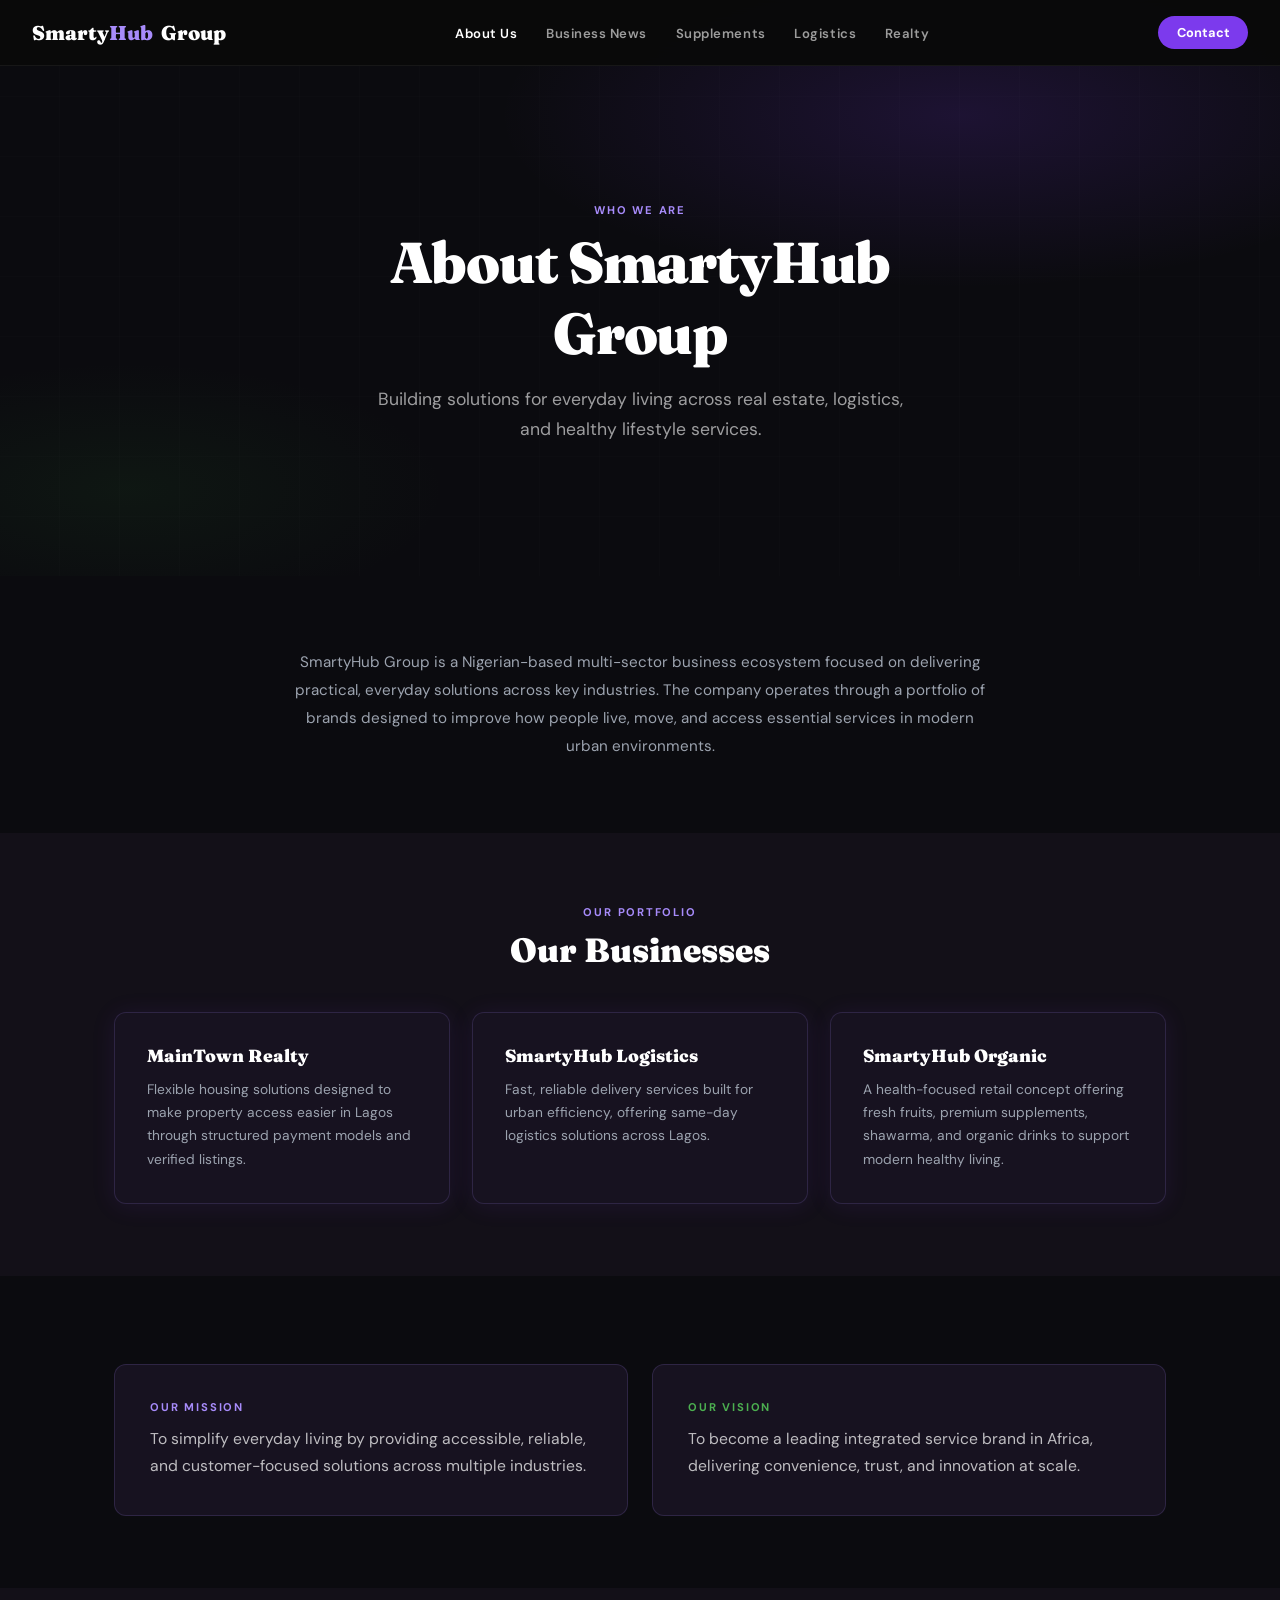
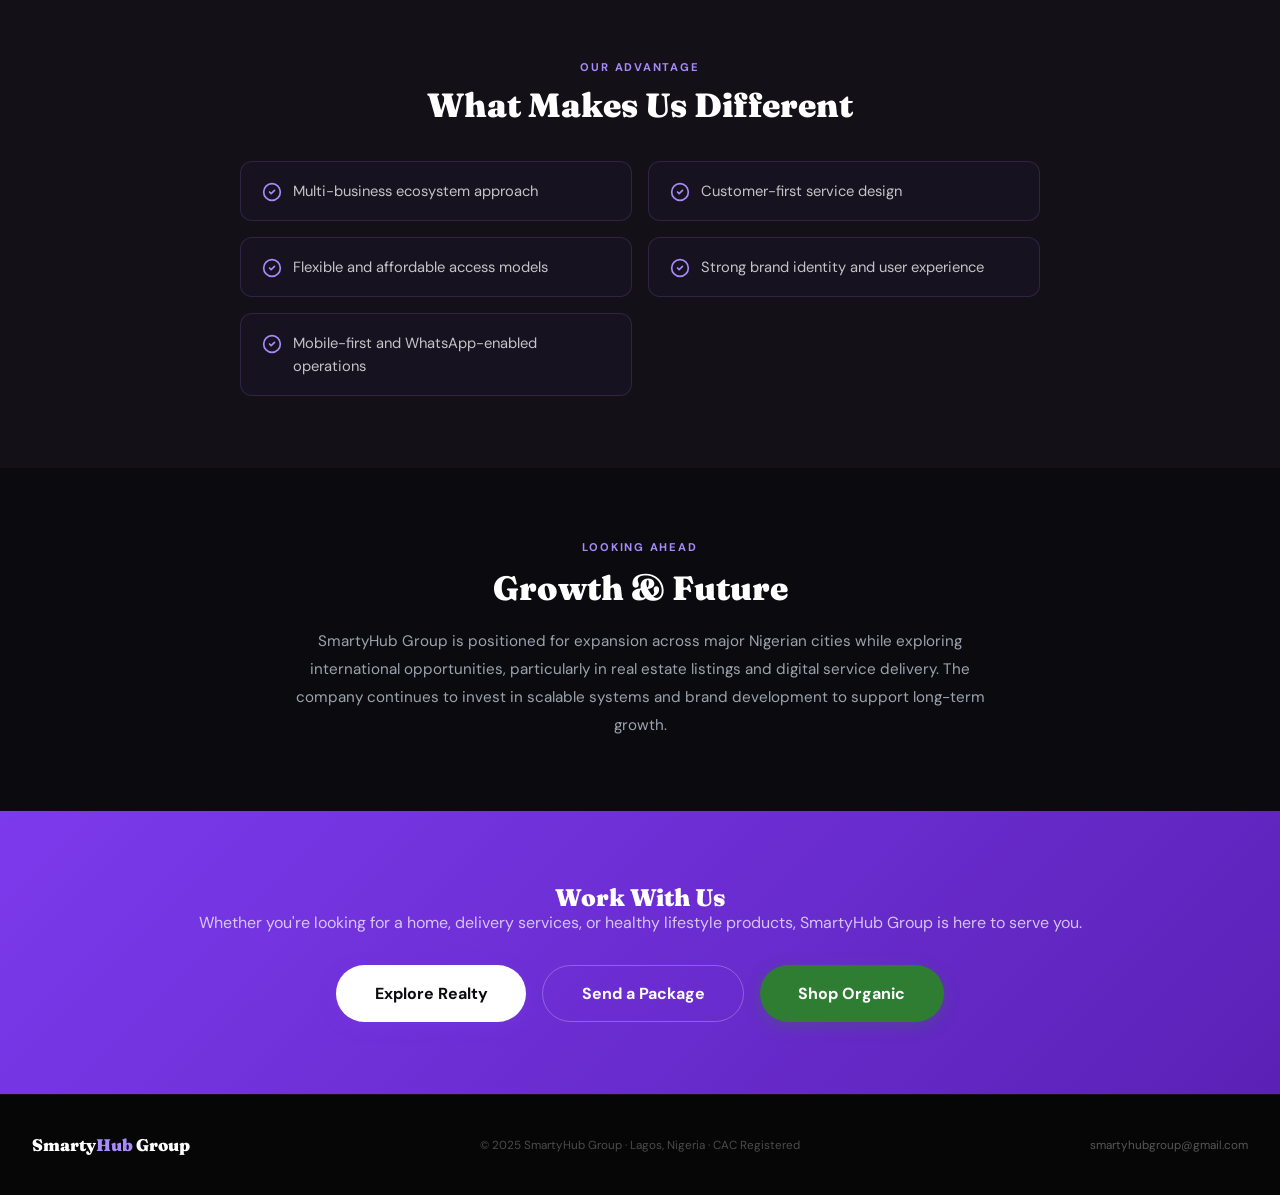
<file: about-smartyhub.html>
<!DOCTYPE html>
<html lang="en">
<head>
<meta charset="UTF-8"/>
<meta name="viewport" content="width=device-width,initial-scale=1"/>
<title>About Us — SmartyHub Group</title>
<meta name="description" content="SmartyHub Group is a Nigerian-based multi-sector business ecosystem operating across real estate, logistics, and healthy lifestyle services."/>
<link rel="icon" href="favicon.ico" sizes="any"/>
<link rel="icon" type="image/png" sizes="192x192" href="icon-192.png"/>
<link rel="icon" type="image/png" sizes="512x512" href="icon-512.png"/>
<link rel="apple-touch-icon" href="apple-touch-icon.png"/>
<link rel="stylesheet" href="style.css"/>
<style>
/* HERO */
.au-hero {
  min-height:64vh; display:flex; flex-direction:column; justify-content:center; align-items:center;
  text-align:center; padding:9rem 1.5rem 4.5rem; position:relative; overflow:hidden;
  background:
    radial-gradient(ellipse 60% 50% at 75% 20%, rgba(124,58,237,.16) 0%, transparent 60%),
    radial-gradient(ellipse 45% 40% at 10% 85%, rgba(46,125,50,.10) 0%, transparent 55%),
    var(--bk);
}
.au-hero::after {
  content:''; position:absolute; inset:0; pointer-events:none;
  background:repeating-linear-gradient(0deg,transparent,transparent 59px,rgba(255,255,255,.018) 60px),
             repeating-linear-gradient(90deg,transparent,transparent 59px,rgba(255,255,255,.018) 60px);
}
.au-hero-inner { position:relative; z-index:2; max-width:680px; }
.au-hero h1 { font-family:'Fraunces',serif; font-weight:900; font-size:clamp(2.1rem,5.5vw,3.6rem); color:var(--wh); margin-bottom:.9rem; letter-spacing:-.02em; }
.au-hero p { font-size:clamp(.92rem,1.8vw,1.1rem); color:rgba(255,255,255,.6); line-height:1.75; max-width:540px; margin:0 auto; }

/* GENERIC SECTION */
.au-section { padding:4.5rem 0; }
.au-section.alt { background:var(--bk2); }
.au-inner { max-width:760px; margin:0 auto; }
.au-inner.wide { max-width:1000px; }
.au-section h2 { font-family:'Fraunces',serif; font-size:clamp(1.5rem,3vw,2.1rem); color:var(--wh); margin-bottom:1.1rem; text-align:center; }
.au-section > .wrap > .au-inner > p,
.au-body p { font-size:.95rem; color:var(--gr); line-height:1.85; text-align:center; max-width:700px; margin:0 auto; }

/* BUSINESS CARDS */
.au-biz-grid { display:grid; grid-template-columns:repeat(3,1fr); gap:1.4rem; margin-top:2.6rem; }
.au-biz-card {
  background:var(--card); border:1px solid var(--bd); border-radius:12px; padding:2rem;
  box-shadow:var(--shadow); transition:transform .22s, box-shadow .22s;
}
.au-biz-card:hover { transform:translateY(-6px); box-shadow:var(--shadow-lg); }
.au-biz-card h3 { font-family:'Fraunces',serif; font-size:1.1rem; font-weight:900; color:var(--wh); margin-bottom:.7rem; }
.au-biz-card p { font-size:.86rem; color:var(--gr); line-height:1.7; text-align:left; }

/* MISSION / VISION */
.mv-grid { display:grid; grid-template-columns:1fr 1fr; gap:1.5rem; margin-top:1rem; }
.mv-card { background:var(--card); border:1px solid var(--bd); border-radius:12px; padding:2.2rem; }
.mv-card .eyebrow { text-align:left; }
.mv-card p { font-size:.98rem; color:rgba(255,255,255,.72); line-height:1.75; text-align:left; margin:0; }

/* DIFFERENTIATORS */
.au-diff-list { list-style:none; display:grid; grid-template-columns:1fr 1fr; gap:1rem; margin-top:2.2rem; max-width:800px; margin-left:auto; margin-right:auto; }
.au-diff-list li {
  display:flex; align-items:flex-start; gap:.7rem; font-size:.92rem; color:rgba(255,255,255,.75);
  background:var(--card); border:1px solid var(--bd); border-radius:12px; padding:1.1rem 1.3rem; line-height:1.55;
}
.au-diff-list svg { flex-shrink:0; width:20px; height:20px; color:var(--pl); margin-top:.15rem; }

/* CTA */
.au-cta { background:linear-gradient(135deg,var(--p) 0%,#5B21B6 100%); padding:4.5rem 0; text-align:center; }
.au-cta h2 { color:#fff; }
.au-cta p { color:rgba(255,255,255,.72) !important; }
.au-cta-btns { display:flex; gap:1rem; justify-content:center; flex-wrap:wrap; margin-top:2rem; }

@media(max-width:900px) {
  .au-biz-grid { grid-template-columns:1fr; }
  .mv-grid { grid-template-columns:1fr; }
  .au-diff-list { grid-template-columns:1fr; }
}
</style>
</head>
<body>

<!-- NAV -->
<nav class="nav">
  <a href="smartyhub.html" class="nav-logo"><span>Smarty<em>Hub</em></span><span>Group</span></a>
  <ul class="nav-links" id="navLinks">
    <li><a href="about-smartyhub.html" class="active">About Us</a></li>
    <li><a href="business-news.html">Business News</a></li>
    <li><a href="organic.html">Supplements</a></li>
    <li><a href="logistics.html">Logistics</a></li>
    <li><a href="index.html">Realty</a></li>
  </ul>
  <a href="smartyhub.html#contact" class="nav-cta" style="background:var(--p)">Contact</a>
  <button class="nav-toggle" id="navToggle" onclick="toggleNavMenu()" aria-label="Menu"><span></span><span></span><span></span></button>
</nav>
<script>
function toggleNavMenu() {
  document.getElementById('navLinks').classList.toggle('open');
  document.getElementById('navToggle').classList.toggle('open');
}
</script>

<!-- HERO -->
<section class="au-hero">
  <div class="au-hero-inner">
    <span class="eyebrow eyebrow-p fade-up">Who We Are</span>
    <h1 class="fade-up delay-1">About SmartyHub Group</h1>
    <p class="fade-up delay-2">Building solutions for everyday living across real estate, logistics, and healthy lifestyle services.</p>
  </div>
</section>

<!-- WHO WE ARE -->
<section class="au-section">
  <div class="wrap">
    <div class="au-inner au-body">
      <p>SmartyHub Group is a Nigerian-based multi-sector business ecosystem focused on delivering practical, everyday solutions across key industries. The company operates through a portfolio of brands designed to improve how people live, move, and access essential services in modern urban environments.</p>
    </div>
  </div>
</section>

<!-- OUR BUSINESSES -->
<section class="au-section alt">
  <div class="wrap">
    <div class="au-inner wide center">
      <span class="eyebrow eyebrow-p">Our Portfolio</span>
      <h2>Our Businesses</h2>
    </div>
    <div class="au-biz-grid">
      <div class="au-biz-card">
        <h3>MainTown Realty</h3>
        <p>Flexible housing solutions designed to make property access easier in Lagos through structured payment models and verified listings.</p>
      </div>
      <div class="au-biz-card">
        <h3>SmartyHub Logistics</h3>
        <p>Fast, reliable delivery services built for urban efficiency, offering same-day logistics solutions across Lagos.</p>
      </div>
      <div class="au-biz-card">
        <h3>SmartyHub Organic</h3>
        <p>A health-focused retail concept offering fresh fruits, premium supplements, shawarma, and organic drinks to support modern healthy living.</p>
      </div>
    </div>
  </div>
</section>

<!-- MISSION / VISION -->
<section class="au-section">
  <div class="wrap">
    <div class="mv-grid">
      <div class="mv-card">
        <span class="eyebrow eyebrow-p">Our Mission</span>
        <p>To simplify everyday living by providing accessible, reliable, and customer-focused solutions across multiple industries.</p>
      </div>
      <div class="mv-card">
        <span class="eyebrow eyebrow-g">Our Vision</span>
        <p>To become a leading integrated service brand in Africa, delivering convenience, trust, and innovation at scale.</p>
      </div>
    </div>
  </div>
</section>

<!-- WHAT MAKES US DIFFERENT -->
<section class="au-section alt">
  <div class="wrap">
    <div class="au-inner wide center">
      <span class="eyebrow eyebrow-p">Our Advantage</span>
      <h2>What Makes Us Different</h2>
    </div>
    <ul class="au-diff-list">
      <li><svg viewBox="0 0 24 24" fill="none" stroke="currentColor" stroke-width="2" stroke-linecap="round" stroke-linejoin="round"><path d="M9 12l2 2 4-4"/><circle cx="12" cy="12" r="10"/></svg>Multi-business ecosystem approach</li>
      <li><svg viewBox="0 0 24 24" fill="none" stroke="currentColor" stroke-width="2" stroke-linecap="round" stroke-linejoin="round"><path d="M9 12l2 2 4-4"/><circle cx="12" cy="12" r="10"/></svg>Customer-first service design</li>
      <li><svg viewBox="0 0 24 24" fill="none" stroke="currentColor" stroke-width="2" stroke-linecap="round" stroke-linejoin="round"><path d="M9 12l2 2 4-4"/><circle cx="12" cy="12" r="10"/></svg>Flexible and affordable access models</li>
      <li><svg viewBox="0 0 24 24" fill="none" stroke="currentColor" stroke-width="2" stroke-linecap="round" stroke-linejoin="round"><path d="M9 12l2 2 4-4"/><circle cx="12" cy="12" r="10"/></svg>Strong brand identity and user experience</li>
      <li><svg viewBox="0 0 24 24" fill="none" stroke="currentColor" stroke-width="2" stroke-linecap="round" stroke-linejoin="round"><path d="M9 12l2 2 4-4"/><circle cx="12" cy="12" r="10"/></svg>Mobile-first and WhatsApp-enabled operations</li>
    </ul>
  </div>
</section>

<!-- GROWTH & FUTURE -->
<section class="au-section">
  <div class="wrap">
    <div class="au-inner au-body">
      <span class="eyebrow eyebrow-p" style="display:block;text-align:center;margin-bottom:.8rem;">Looking Ahead</span>
      <h2>Growth &amp; Future</h2>
      <p>SmartyHub Group is positioned for expansion across major Nigerian cities while exploring international opportunities, particularly in real estate listings and digital service delivery. The company continues to invest in scalable systems and brand development to support long-term growth.</p>
    </div>
  </div>
</section>

<!-- CTA -->
<section class="au-cta">
  <div class="wrap">
    <h2>Work With Us</h2>
    <p>Whether you're looking for a home, delivery services, or healthy lifestyle products, SmartyHub Group is here to serve you.</p>
    <div class="au-cta-btns">
      <a href="index.html" class="btn btn-p btn-lg" style="background:#fff;color:var(--bk)">Explore Realty</a>
      <a href="logistics.html" class="btn btn-ghost btn-lg">Send a Package</a>
      <a href="organic.html" class="btn btn-g btn-lg">Shop Organic</a>
    </div>
  </div>
</section>

<footer>
  <div class="footer-logo"><span>Smarty<em>Hub</em></span> Group</div>
  <div class="footer-copy">© 2025 SmartyHub Group · Lagos, Nigeria · CAC Registered</div>
  <nav class="footer-nav">
    <a href="mailto:smartyhubgroup@gmail.com">smartyhubgroup@gmail.com</a>
  </nav>
</footer>

</body>
</html>
</file>
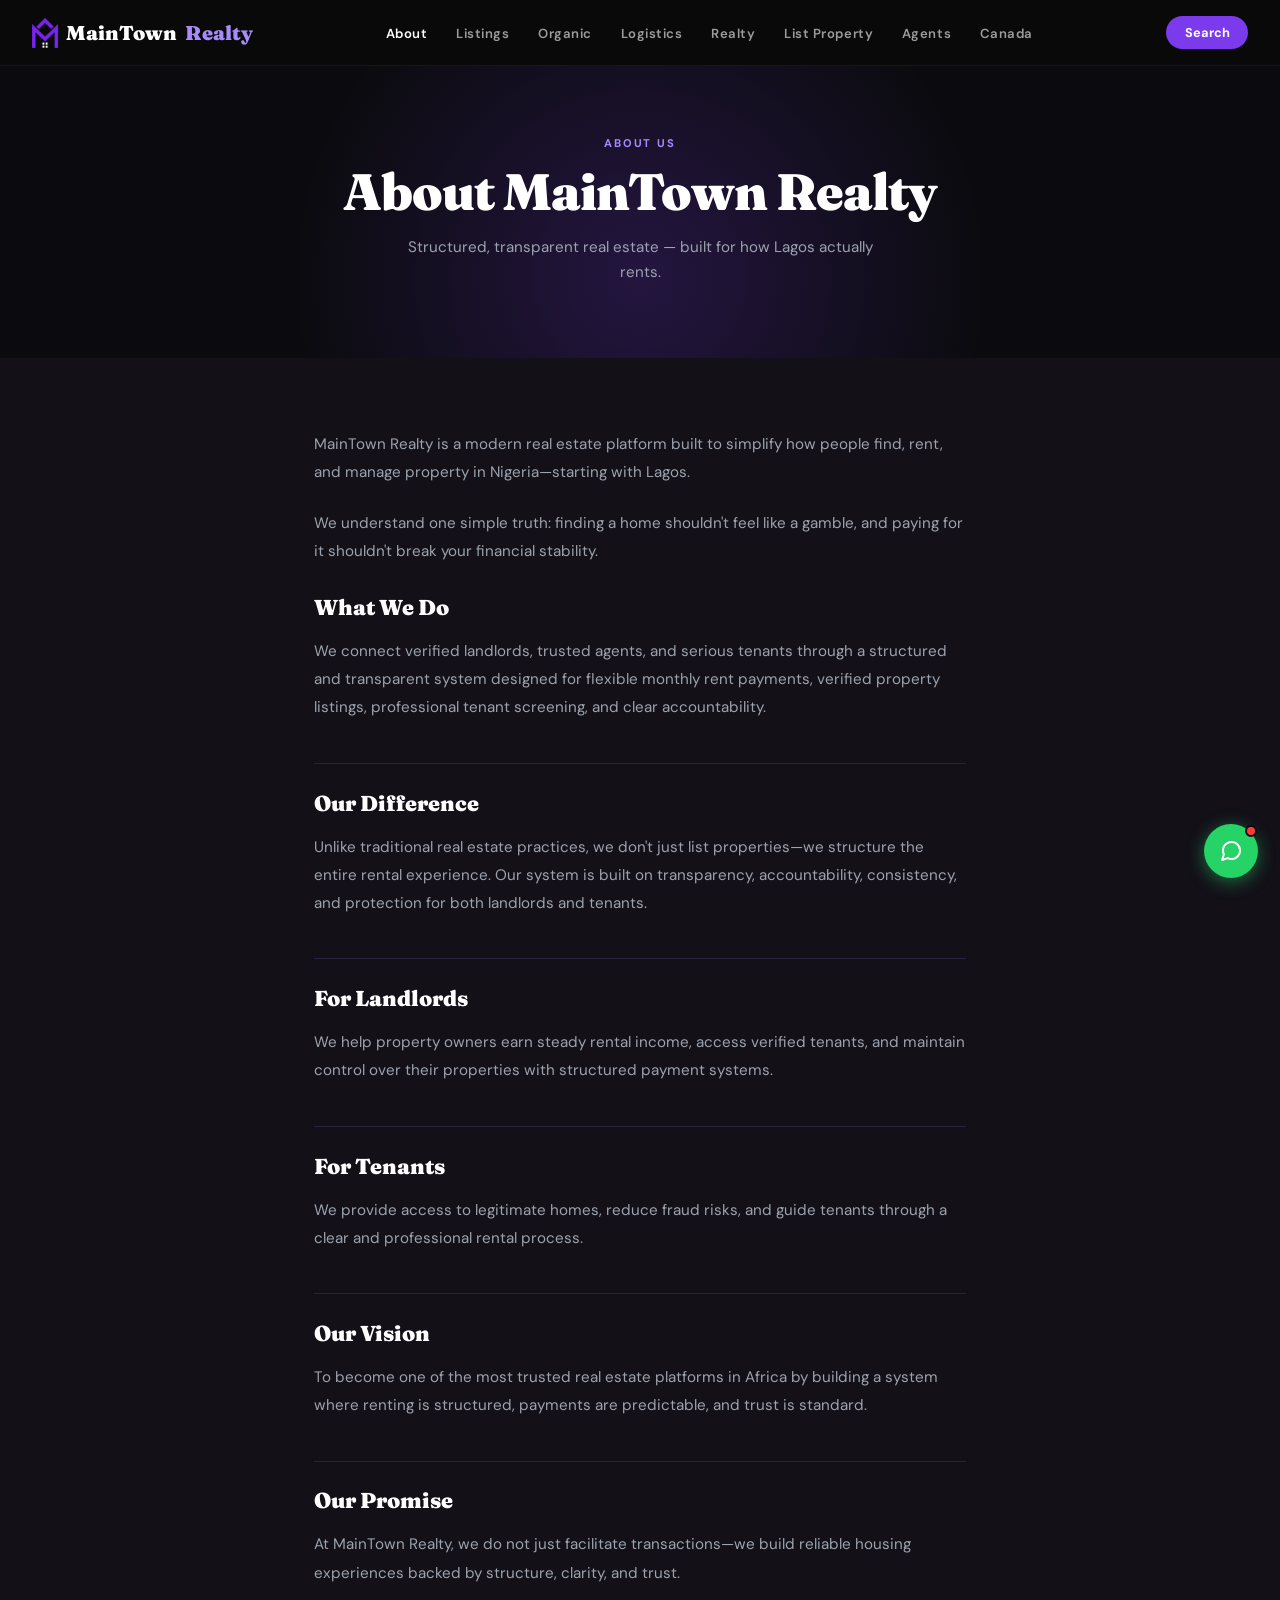
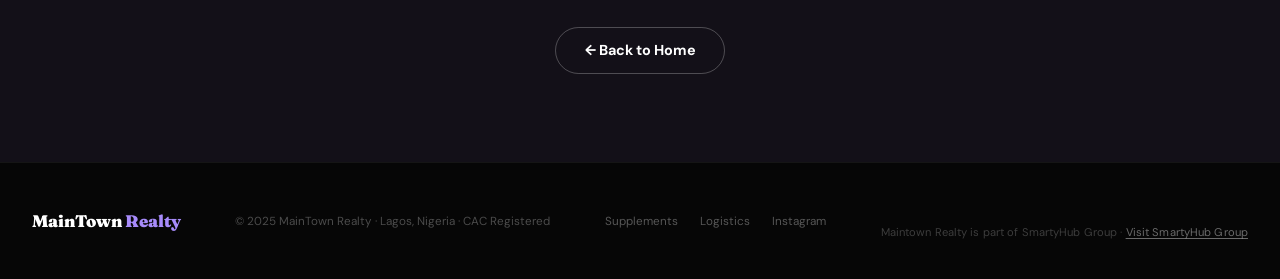
<file: about.html>
<!DOCTYPE html>
<html lang="en">
<head>
<meta charset="UTF-8"/>
<meta name="viewport" content="width=device-width,initial-scale=1"/>
<title>About Us — MainTown Realty</title>
<link rel="icon" href="favicon.ico" sizes="any"/>
<link rel="icon" type="image/png" sizes="192x192" href="icon-192.png"/>
<link rel="icon" type="image/png" sizes="512x512" href="icon-512.png"/>
<link rel="apple-touch-icon" href="apple-touch-icon.png"/>
<meta name="description" content="MainTown Realty is a modern real estate platform built to simplify how people find, rent, and manage property in Lagos, Nigeria."/>
<link rel="stylesheet" href="style.css"/>
<style>
/* ABOUT HERO */
.about-hero {
  background:var(--bk); padding:8.5rem 1.5rem 4.5rem; text-align:center; position:relative; overflow:hidden;
}
.about-hero::before {
  content:''; position:absolute; top:-20%; left:50%; transform:translateX(-50%);
  width:60vw; height:60vw; max-width:700px; max-height:700px;
  background:radial-gradient(circle, rgba(124,58,237,.22) 0%, rgba(124,58,237,0) 70%);
  pointer-events:none;
}
.about-hero-inner { position:relative; z-index:2; max-width:640px; margin:0 auto; }
.about-hero h1 { font-family:'Fraunces',serif; font-size:clamp(2rem,5vw,3.2rem); color:var(--wh); margin-bottom:.7rem; letter-spacing:-.02em; }
.about-hero p { font-size:.95rem; color:var(--gr); max-width:480px; margin:0 auto; line-height:1.7; }

/* ABOUT CONTENT */
.about-section { background:var(--bk2); padding:4.5rem 0 5.5rem; }
.about-section .wrap.center { max-width:700px; }
.about-section .eyebrow { text-align:center; }
.about-section p { font-size:.95rem; color:var(--gr); line-height:1.85; margin-bottom:1.4rem; text-align:left; }
.about-section h2 {
  font-family:'Fraunces',serif; font-size:1.35rem; color:var(--wh);
  margin:2.6rem 0 1rem; text-align:left; padding-top:1.6rem; border-top:1px solid var(--bd);
}
.about-section h2:first-of-type { border-top:none; padding-top:0; margin-top:1.8rem; }
.about-back { text-align:center; margin-top:2.5rem; }
</style>
</head>
<body>
<div class="wa-float"><a href="https://wa.me/2348066611017?text=Hi,%20I%20want%20to%20find%20a%20property" target="_blank"><svg width="24" height="24" viewBox="0 0 24 24" fill="none" stroke="currentColor" stroke-width="2" stroke-linecap="round" stroke-linejoin="round"><path d="M21 11.5a8.38 8.38 0 0 1-.9 3.8 8.5 8.5 0 0 1-7.6 4.7 8.38 8.38 0 0 1-3.8-.9L3 21l1.9-5.7a8.38 8.38 0 0 1-.9-3.8 8.5 8.5 0 0 1 4.7-7.6 8.38 8.38 0 0 1 3.8-.9h.5a8.48 8.48 0 0 1 8 8v.5z"/></svg><span class="wa-dot"></span></a></div>

<nav class="nav">
  <a href="index.html" class="nav-logo"><img src="images/brand/logo-icon.png" alt="MainTown Realty" class="nav-logo-icon"/>MainTown <em>Realty</em></a>
  <ul class="nav-links" id="navLinks">
    <li><a href="about.html" class="active">About</a></li>
    <li><a href="index.html#listings">Listings</a></li>
    <li><a href="organic.html">Organic</a></li>
    <li><a href="logistics.html">Logistics</a></li>
    <li><a href="index.html">Realty</a></li>
    <li><a href="index.html#landlords">List Property</a></li>
    <li><a href="index.html#agents">Agents</a></li>
    <li><a href="index.html#canada">Canada</a></li>
  </ul>
  <a href="index.html#listings" class="nav-cta" style="background:var(--p)">Search</a>
  <button class="nav-toggle" id="navToggle" onclick="toggleNavMenu()" aria-label="Menu"><span></span><span></span><span></span></button>
</nav>
<script>
function toggleNavMenu() {
  document.getElementById('navLinks').classList.toggle('open');
  document.getElementById('navToggle').classList.toggle('open');
}
</script>

<!-- HERO -->
<section class="about-hero">
  <div class="about-hero-inner">
    <span class="eyebrow eyebrow-p fade-up">About Us</span>
    <h1 class="fade-up delay-1">About MainTown Realty</h1>
    <p class="fade-up delay-2">Structured, transparent real estate — built for how Lagos actually rents.</p>
  </div>
</section>

<!-- CONTENT -->
<section class="about-section">
  <div class="wrap center">
    <p>
      MainTown Realty is a modern real estate platform built to simplify how people find, rent, and manage property in Nigeria—starting with Lagos.
    </p>

    <p>
      We understand one simple truth: finding a home shouldn't feel like a gamble, and paying for it shouldn't break your financial stability.
    </p>

    <h2>What We Do</h2>
    <p>
      We connect verified landlords, trusted agents, and serious tenants through a structured and transparent system designed for flexible monthly rent payments, verified property listings, professional tenant screening, and clear accountability.
    </p>

    <h2>Our Difference</h2>
    <p>
      Unlike traditional real estate practices, we don't just list properties—we structure the entire rental experience. Our system is built on transparency, accountability, consistency, and protection for both landlords and tenants.
    </p>

    <h2>For Landlords</h2>
    <p>
      We help property owners earn steady rental income, access verified tenants, and maintain control over their properties with structured payment systems.
    </p>

    <h2>For Tenants</h2>
    <p>
      We provide access to legitimate homes, reduce fraud risks, and guide tenants through a clear and professional rental process.
    </p>

    <h2>Our Vision</h2>
    <p>
      To become one of the most trusted real estate platforms in Africa by building a system where renting is structured, payments are predictable, and trust is standard.
    </p>

    <h2>Our Promise</h2>
    <p>
      At MainTown Realty, we do not just facilitate transactions—we build reliable housing experiences backed by structure, clarity, and trust.
    </p>

    <div class="about-back">
      <a href="index.html" class="btn btn-ghost">← Back to Home</a>
    </div>
  </div>
</section>

<footer>
  <div class="footer-logo">MainTown <em>Realty</em></div>
  <div class="footer-copy">© 2025 MainTown Realty · Lagos, Nigeria · CAC Registered</div>
  <nav class="footer-nav">
    <a href="organic.html">Supplements</a>
    <a href="logistics.html">Logistics</a>
    <a href="https://instagram.com/maintownrealty" target="_blank">Instagram</a>
  </nav>
  <div class="footer-parent">Maintown Realty is part of SmartyHub Group · <a href="smartyhub.html">Visit SmartyHub Group</a></div>
</footer>

</body>
</html>
</file>
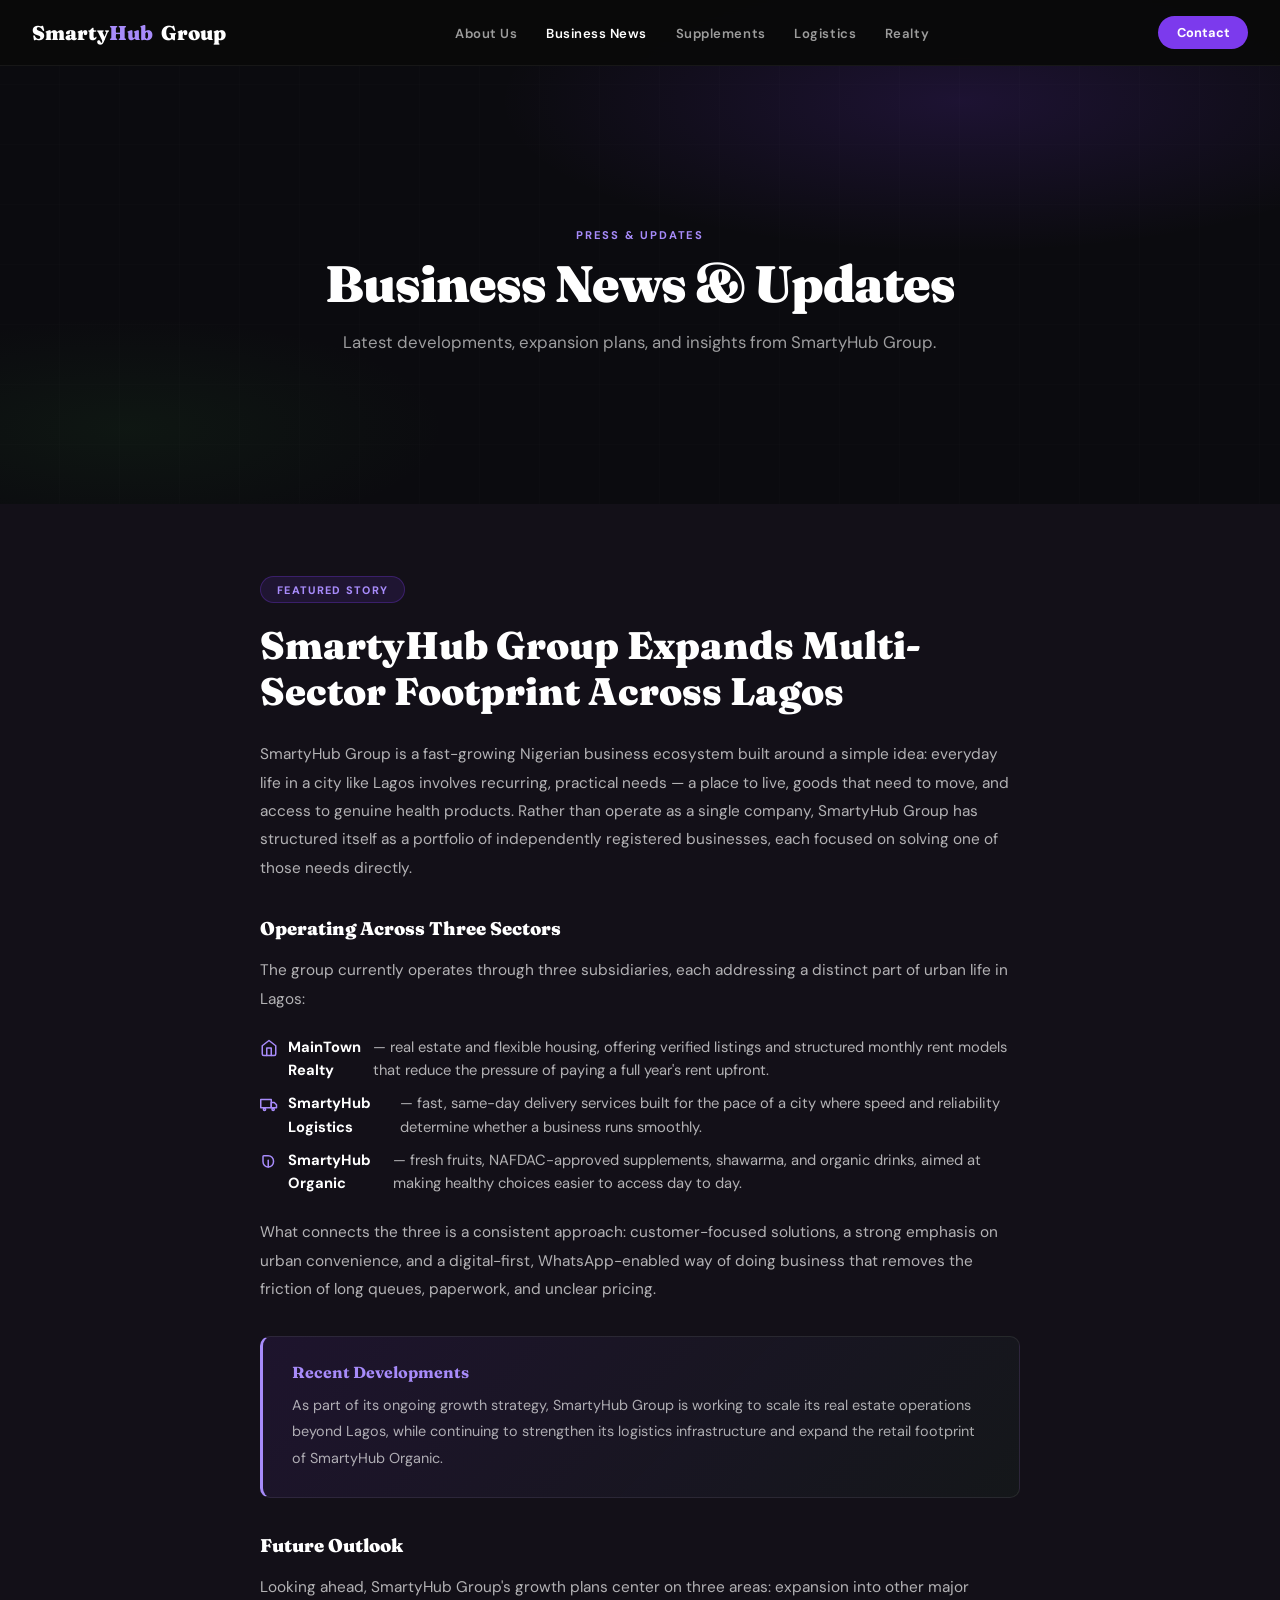
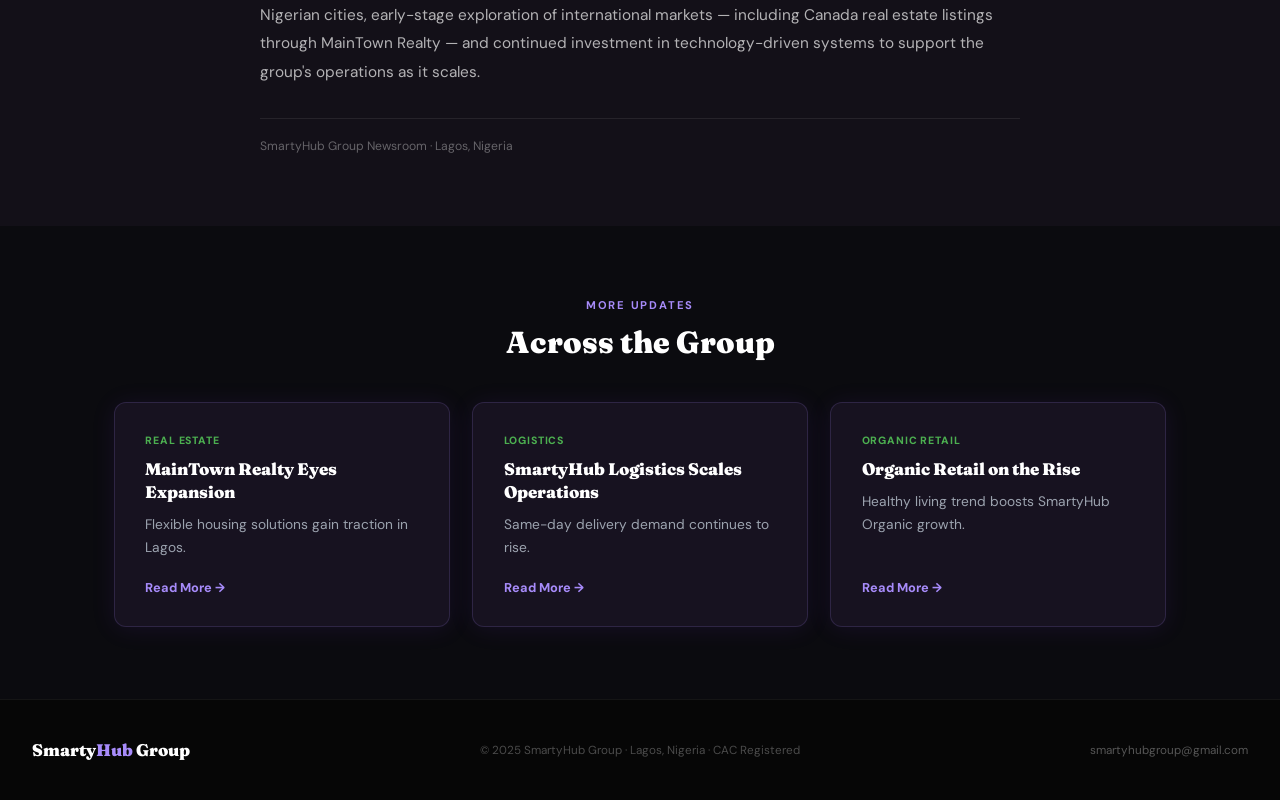
<file: business-news.html>
<!DOCTYPE html>
<html lang="en">
<head>
<meta charset="UTF-8"/>
<meta name="viewport" content="width=device-width,initial-scale=1"/>
<title>SmartyHub Group — Business News</title>
<meta name="description" content="Latest developments, expansion plans, and insights from SmartyHub Group."/>
<link rel="icon" href="favicon.ico" sizes="any"/>
<link rel="icon" type="image/png" sizes="192x192" href="icon-192.png"/>
<link rel="icon" type="image/png" sizes="512x512" href="icon-512.png"/>
<link rel="apple-touch-icon" href="apple-touch-icon.png"/>
<link rel="stylesheet" href="style.css"/>
<style>
/* HERO */
.bn-hero {
  min-height:56vh; display:flex; flex-direction:column; justify-content:center; align-items:center;
  text-align:center; padding:9rem 1.5rem 4rem; position:relative; overflow:hidden;
  background:
    radial-gradient(ellipse 60% 50% at 75% 20%, rgba(124,58,237,.16) 0%, transparent 60%),
    radial-gradient(ellipse 45% 40% at 10% 85%, rgba(46,125,50,.10) 0%, transparent 55%),
    var(--bk);
}
.bn-hero::after {
  content:''; position:absolute; inset:0; pointer-events:none;
  background:repeating-linear-gradient(0deg,transparent,transparent 59px,rgba(255,255,255,.018) 60px),
             repeating-linear-gradient(90deg,transparent,transparent 59px,rgba(255,255,255,.018) 60px);
}
.bn-hero-inner { position:relative; z-index:2; max-width:640px; }
.bn-hero h1 { font-family:'Fraunces',serif; font-weight:900; font-size:clamp(2rem,5vw,3.2rem); color:var(--wh); margin-bottom:.8rem; letter-spacing:-.02em; }
.bn-hero p { font-size:clamp(.9rem,1.7vw,1.05rem); color:rgba(255,255,255,.6); line-height:1.7; }

/* SCROLL FADE-IN */
.reveal { opacity:0; transform:translateY(28px); transition:opacity .7s ease, transform .7s ease; }
.reveal.in-view { opacity:1; transform:translateY(0); }

/* FEATURED ARTICLE */
.article-section { background:var(--bk2); padding:4.5rem 0; }
.article-wrap { max-width:760px; margin:0 auto; }
.article-tag { display:inline-block; font-size:.68rem; font-weight:800; letter-spacing:.12em; text-transform:uppercase; color:var(--pl); background:rgba(124,58,237,.12); border:1px solid rgba(124,58,237,.3); padding:.35rem 1rem; border-radius:50px; margin-bottom:1.2rem; }
.article-wrap h2 { font-family:'Fraunces',serif; font-size:clamp(1.6rem,3.4vw,2.4rem); color:var(--wh); line-height:1.2; margin-bottom:1.6rem; }
.article-wrap p { font-size:.96rem; color:rgba(255,255,255,.68); line-height:1.85; margin-bottom:1.4rem; }
.article-wrap h3 { font-family:'Fraunces',serif; font-size:1.15rem; color:var(--wh); margin:2.2rem 0 1rem; }
.article-list { list-style:none; display:flex; flex-direction:column; gap:.6rem; margin-bottom:1.4rem; }
.article-list li { font-size:.92rem; color:rgba(255,255,255,.68); display:flex; align-items:flex-start; gap:.6rem; line-height:1.6; }
.article-list svg { flex-shrink:0; width:18px; height:18px; color:var(--pl); margin-top:.2rem; }
.dev-box {
  background:linear-gradient(135deg,rgba(124,58,237,.10),rgba(46,125,50,.07));
  border:1px solid rgba(255,255,255,.08); border-left:3px solid var(--pl);
  border-radius:10px; padding:1.6rem 1.8rem; margin:2rem 0;
}
.dev-box h4 { font-family:'Fraunces',serif; font-size:1rem; color:var(--pl); margin-bottom:.6rem; }
.dev-box p { font-size:.9rem; color:rgba(255,255,255,.65); margin:0; }
.article-meta { font-size:.76rem; color:rgba(255,255,255,.35); margin-top:2rem; padding-top:1.2rem; border-top:1px solid rgba(255,255,255,.08); }

/* NEWS CARDS GRID */
.news-section { padding:4.5rem 0; }
.news-section .center { max-width:640px; margin:0 auto 2.6rem; }
.news-grid { display:grid; grid-template-columns:repeat(3,1fr); gap:1.4rem; }
.news-card {
  background:var(--card); border:1px solid var(--bd); border-radius:12px; padding:1.9rem;
  box-shadow:var(--shadow); transition:transform .22s, box-shadow .22s, border-color .22s;
  display:flex; flex-direction:column;
}
.news-card:hover { transform:translateY(-6px); box-shadow:var(--shadow-lg); border-color:rgba(167,139,250,.3); }
.news-card-tag { font-size:.66rem; font-weight:800; letter-spacing:.08em; text-transform:uppercase; color:var(--gl); margin-bottom:.7rem; }
.news-card h3 { font-family:'Fraunces',serif; font-size:1.05rem; font-weight:900; color:var(--wh); margin-bottom:.6rem; line-height:1.35; }
.news-card p { font-size:.86rem; color:var(--gr); line-height:1.65; margin-bottom:1.3rem; flex-grow:1; }
.news-card-link { font-size:.8rem; font-weight:700; color:var(--pl); display:inline-flex; align-items:center; gap:.35rem; }

@media(max-width:900px) {
  .news-grid { grid-template-columns:1fr; }
}
</style>
</head>
<body>

<!-- NAV -->
<nav class="nav">
  <a href="smartyhub.html" class="nav-logo"><span>Smarty<em>Hub</em></span><span>Group</span></a>
  <ul class="nav-links" id="navLinks">
    <li><a href="about-smartyhub.html">About Us</a></li>
    <li><a href="business-news.html" class="active">Business News</a></li>
    <li><a href="organic.html">Supplements</a></li>
    <li><a href="logistics.html">Logistics</a></li>
    <li><a href="index.html">Realty</a></li>
  </ul>
  <a href="smartyhub.html#contact" class="nav-cta" style="background:var(--p)">Contact</a>
  <button class="nav-toggle" id="navToggle" onclick="toggleNavMenu()" aria-label="Menu"><span></span><span></span><span></span></button>
</nav>
<script>
function toggleNavMenu() {
  document.getElementById('navLinks').classList.toggle('open');
  document.getElementById('navToggle').classList.toggle('open');
}
</script>

<!-- HERO -->
<section class="bn-hero">
  <div class="bn-hero-inner">
    <span class="eyebrow eyebrow-p fade-up">Press &amp; Updates</span>
    <h1 class="fade-up delay-1">Business News &amp; Updates</h1>
    <p class="fade-up delay-2">Latest developments, expansion plans, and insights from SmartyHub Group.</p>
  </div>
</section>

<!-- FEATURED ARTICLE -->
<section class="article-section">
  <div class="wrap">
    <div class="article-wrap reveal">
      <span class="article-tag">Featured Story</span>
      <h2>SmartyHub Group Expands Multi-Sector Footprint Across Lagos</h2>

      <p>SmartyHub Group is a fast-growing Nigerian business ecosystem built around a simple idea: everyday life in a city like Lagos involves recurring, practical needs — a place to live, goods that need to move, and access to genuine health products. Rather than operate as a single company, SmartyHub Group has structured itself as a portfolio of independently registered businesses, each focused on solving one of those needs directly.</p>

      <h3>Operating Across Three Sectors</h3>
      <p>The group currently operates through three subsidiaries, each addressing a distinct part of urban life in Lagos:</p>
      <ul class="article-list">
        <li><svg viewBox="0 0 24 24" fill="none" stroke="currentColor" stroke-width="2" stroke-linecap="round" stroke-linejoin="round"><path d="M3 9l9-7 9 7v11a2 2 0 0 1-2 2H5a2 2 0 0 1-2-2z"/><path d="M9 22V12h6v10"/></svg><strong style="color:#fff;">MainTown Realty</strong> — real estate and flexible housing, offering verified listings and structured monthly rent models that reduce the pressure of paying a full year's rent upfront.</li>
        <li><svg viewBox="0 0 24 24" fill="none" stroke="currentColor" stroke-width="2" stroke-linecap="round" stroke-linejoin="round"><rect x="1" y="6" width="14" height="11"/><path d="M15 10h4l3 3v4h-7z"/><circle cx="6" cy="19" r="1.5"/><circle cx="17.5" cy="19" r="1.5"/></svg><strong style="color:#fff;">SmartyHub Logistics</strong> — fast, same-day delivery services built for the pace of a city where speed and reliability determine whether a business runs smoothly.</li>
        <li><svg viewBox="0 0 24 24" fill="none" stroke="currentColor" stroke-width="2" stroke-linecap="round" stroke-linejoin="round"><path d="M11 20A7 7 0 0 1 4 13V6a1 1 0 0 1 1-1h6a7 7 0 0 1 7 7v1a7 7 0 0 1-7 7z"/><path d="M11 20v-9"/></svg><strong style="color:#fff;">SmartyHub Organic</strong> — fresh fruits, NAFDAC-approved supplements, shawarma, and organic drinks, aimed at making healthy choices easier to access day to day.</li>
      </ul>

      <p>What connects the three is a consistent approach: customer-focused solutions, a strong emphasis on urban convenience, and a digital-first, WhatsApp-enabled way of doing business that removes the friction of long queues, paperwork, and unclear pricing.</p>

      <div class="dev-box">
        <h4>Recent Developments</h4>
        <p>As part of its ongoing growth strategy, SmartyHub Group is working to scale its real estate operations beyond Lagos, while continuing to strengthen its logistics infrastructure and expand the retail footprint of SmartyHub Organic.</p>
      </div>

      <h3>Future Outlook</h3>
      <p>Looking ahead, SmartyHub Group's growth plans center on three areas: expansion into other major Nigerian cities, early-stage exploration of international markets — including Canada real estate listings through MainTown Realty — and continued investment in technology-driven systems to support the group's operations as it scales.</p>

      <div class="article-meta">SmartyHub Group Newsroom · Lagos, Nigeria</div>
    </div>
  </div>
</section>

<!-- NEWS CARDS -->
<section class="news-section">
  <div class="wrap">
    <div class="center reveal">
      <span class="eyebrow eyebrow-p">More Updates</span>
      <h2 style="font-family:'Fraunces',serif;font-size:clamp(1.4rem,2.8vw,1.9rem);color:var(--wh);">Across the Group</h2>
    </div>
    <div class="news-grid">
      <div class="news-card reveal">
        <div class="news-card-tag">Real Estate</div>
        <h3>MainTown Realty Eyes Expansion</h3>
        <p>Flexible housing solutions gain traction in Lagos.</p>
        <a href="index.html" class="news-card-link">Read More →</a>
      </div>
      <div class="news-card reveal">
        <div class="news-card-tag">Logistics</div>
        <h3>SmartyHub Logistics Scales Operations</h3>
        <p>Same-day delivery demand continues to rise.</p>
        <a href="logistics.html" class="news-card-link">Read More →</a>
      </div>
      <div class="news-card reveal">
        <div class="news-card-tag">Organic Retail</div>
        <h3>Organic Retail on the Rise</h3>
        <p>Healthy living trend boosts SmartyHub Organic growth.</p>
        <a href="organic.html" class="news-card-link">Read More →</a>
      </div>
    </div>
  </div>
</section>

<footer>
  <div class="footer-logo"><span>Smarty<em>Hub</em></span> Group</div>
  <div class="footer-copy">© 2025 SmartyHub Group · Lagos, Nigeria · CAC Registered</div>
  <nav class="footer-nav">
    <a href="mailto:smartyhubgroup@gmail.com">smartyhubgroup@gmail.com</a>
  </nav>
</footer>

<script>
const revealEls = document.querySelectorAll('.reveal');
const observer = new IntersectionObserver((entries) => {
  entries.forEach(entry => {
    if (entry.isIntersecting) {
      entry.target.classList.add('in-view');
      observer.unobserve(entry.target);
    }
  });
}, { threshold: 0.15 });
revealEls.forEach(el => observer.observe(el));
</script>

</body>
</html>
</file>
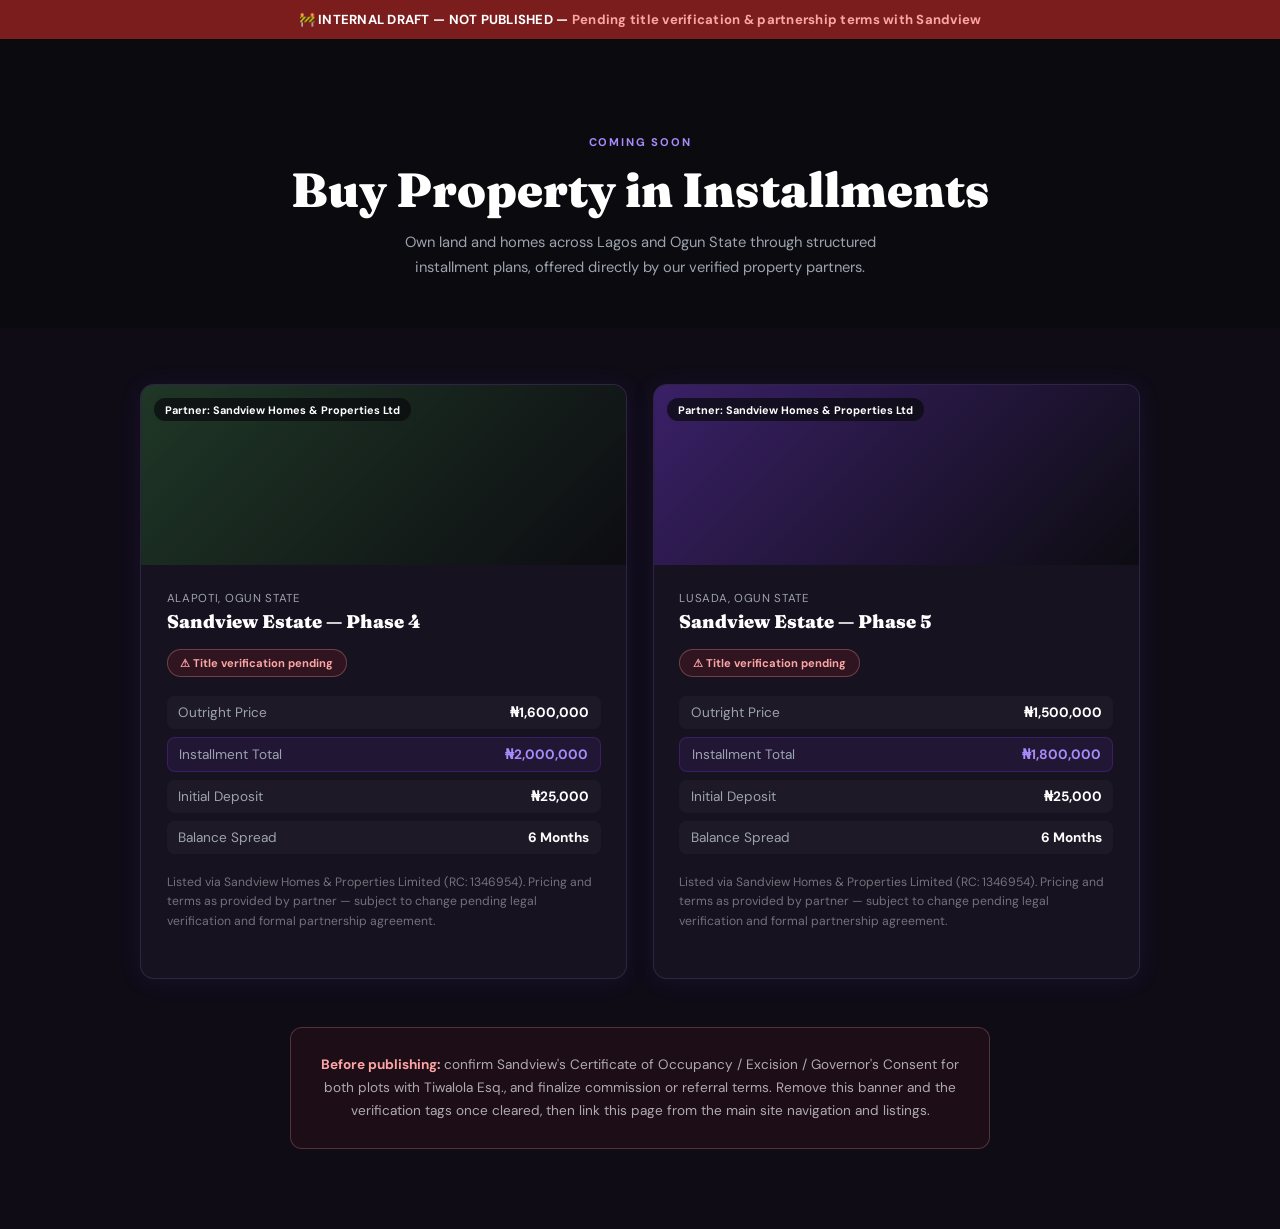
<file: buy-property-draft.html>
<!DOCTYPE html>
<html lang="en">
<head>
<meta charset="UTF-8"/>
<meta name="viewport" content="width=device-width,initial-scale=1"/>
<title>DRAFT — Buy Property in Installments — MainTown Realty</title>
<meta name="robots" content="noindex, nofollow"/>
<link rel="icon" href="favicon.ico" sizes="any"/>
<link rel="stylesheet" href="style.css"/>
<style>
.draft-banner {
  position:sticky; top:0; z-index:999; background:#7C1D1D; color:#fff; text-align:center;
  padding:.7rem 1rem; font-size:.82rem; font-weight:700; letter-spacing:.02em;
}
.draft-banner span { color:#FCA5A5; }

.ip-hero { background:var(--bk); padding:6rem 1.5rem 3rem; text-align:center; }
.ip-hero h1 { font-family:'Fraunces',serif; font-weight:900; font-size:clamp(1.9rem,4.5vw,3rem); color:var(--wh); margin-bottom:.7rem; }
.ip-hero p { font-size:.92rem; color:var(--gr); max-width:520px; margin:0 auto; line-height:1.7; }

.ip-section { background:#0f0c16; padding:3.5rem 1.5rem 5rem; }
.ip-grid { max-width:1000px; margin:0 auto; display:grid; grid-template-columns:1fr 1fr; gap:1.6rem; }
.ip-card {
  background:#171220; border:1px solid var(--bd); border-radius:14px; overflow:hidden; box-shadow:var(--shadow);
}
.ip-card-img { height:180px; background-size:cover; background-position:center; position:relative; }
.ip-partner-tag {
  position:absolute; top:.8rem; left:.8rem; background:rgba(11,11,15,.75); color:#fff; font-size:.68rem;
  font-weight:700; padding:.3rem .7rem; border-radius:50px; backdrop-filter:blur(4px);
}
.ip-card-body { padding:1.6rem; }
.ip-card-body .loc { font-size:.72rem; text-transform:uppercase; letter-spacing:.06em; color:var(--gr); margin-bottom:.3rem; }
.ip-card-body h3 { font-family:'Fraunces',serif; font-size:1.15rem; color:var(--wh); margin-bottom:1rem; }
.ip-price-table { display:flex; flex-direction:column; gap:.5rem; margin-bottom:1.2rem; }
.ip-price-row { display:flex; justify-content:space-between; font-size:.85rem; padding:.5rem .7rem; border-radius:8px; background:rgba(255,255,255,.03); }
.ip-price-row .label { color:var(--gr); }
.ip-price-row .val { color:var(--wh); font-weight:700; }
.ip-price-row.highlight { background:rgba(124,58,237,.1); border:1px solid rgba(124,58,237,.25); }
.ip-price-row.highlight .val { color:var(--pl); }
.ip-note { font-size:.76rem; color:rgba(255,255,255,.4); margin-bottom:1.3rem; line-height:1.6; }
.ip-verify-tag {
  display:inline-flex; align-items:center; gap:.4rem; font-size:.7rem; font-weight:700; color:#FCA5A5;
  background:rgba(124,29,29,.25); border:1px solid rgba(252,165,165,.3); padding:.35rem .8rem; border-radius:50px; margin-bottom:1.2rem;
}

@media(max-width:800px) { .ip-grid { grid-template-columns:1fr; } }
</style>
</head>
<body>

<div class="draft-banner">🚧 INTERNAL DRAFT — NOT PUBLISHED — <span>Pending title verification &amp; partnership terms with Sandview</span></div>

<section class="ip-hero">
  <span class="eyebrow eyebrow-p">Coming Soon</span>
  <h1>Buy Property in Installments</h1>
  <p>Own land and homes across Lagos and Ogun State through structured installment plans, offered directly by our verified property partners.</p>
</section>

<section class="ip-section">
  <div class="ip-grid">

    <!-- SANDVIEW - ALAPOTI PHASE 4 -->
    <div class="ip-card">
      <div class="ip-card-img" style="background-image:linear-gradient(135deg,rgba(46,125,50,.35),rgba(11,11,15,.85))">
        <div class="ip-partner-tag">Partner: Sandview Homes &amp; Properties Ltd</div>
      </div>
      <div class="ip-card-body">
        <div class="loc">Alapoti, Ogun State</div>
        <h3>Sandview Estate — Phase 4</h3>
        <div class="ip-verify-tag">⚠ Title verification pending</div>
        <div class="ip-price-table">
          <div class="ip-price-row"><span class="label">Outright Price</span><span class="val">₦1,600,000</span></div>
          <div class="ip-price-row highlight"><span class="label">Installment Total</span><span class="val">₦2,000,000</span></div>
          <div class="ip-price-row"><span class="label">Initial Deposit</span><span class="val">₦25,000</span></div>
          <div class="ip-price-row"><span class="label">Balance Spread</span><span class="val">6 Months</span></div>
        </div>
        <p class="ip-note">Listed via Sandview Homes &amp; Properties Limited (RC: 1346954). Pricing and terms as provided by partner — subject to change pending legal verification and formal partnership agreement.</p>
      </div>
    </div>

    <!-- SANDVIEW - LUSADA PHASE 5 -->
    <div class="ip-card">
      <div class="ip-card-img" style="background-image:linear-gradient(135deg,rgba(124,58,237,.35),rgba(11,11,15,.85))">
        <div class="ip-partner-tag">Partner: Sandview Homes &amp; Properties Ltd</div>
      </div>
      <div class="ip-card-body">
        <div class="loc">Lusada, Ogun State</div>
        <h3>Sandview Estate — Phase 5</h3>
        <div class="ip-verify-tag">⚠ Title verification pending</div>
        <div class="ip-price-table">
          <div class="ip-price-row"><span class="label">Outright Price</span><span class="val">₦1,500,000</span></div>
          <div class="ip-price-row highlight"><span class="label">Installment Total</span><span class="val">₦1,800,000</span></div>
          <div class="ip-price-row"><span class="label">Initial Deposit</span><span class="val">₦25,000</span></div>
          <div class="ip-price-row"><span class="label">Balance Spread</span><span class="val">6 Months</span></div>
        </div>
        <p class="ip-note">Listed via Sandview Homes &amp; Properties Limited (RC: 1346954). Pricing and terms as provided by partner — subject to change pending legal verification and formal partnership agreement.</p>
      </div>
    </div>

  </div>

  <div style="max-width:700px;margin:3rem auto 0;text-align:center;background:rgba(124,29,29,.12);border:1px solid rgba(252,165,165,.25);border-radius:12px;padding:1.6rem;">
    <p style="font-size:.85rem;color:rgba(255,255,255,.65);line-height:1.7;margin:0;">
      <strong style="color:#FCA5A5;">Before publishing:</strong> confirm Sandview's Certificate of Occupancy / Excision / Governor's Consent for both plots with Tiwalola Esq., and finalize commission or referral terms. Remove this banner and the verification tags once cleared, then link this page from the main site navigation and listings.
    </p>
  </div>
</section>

</body>
</html>
</file>
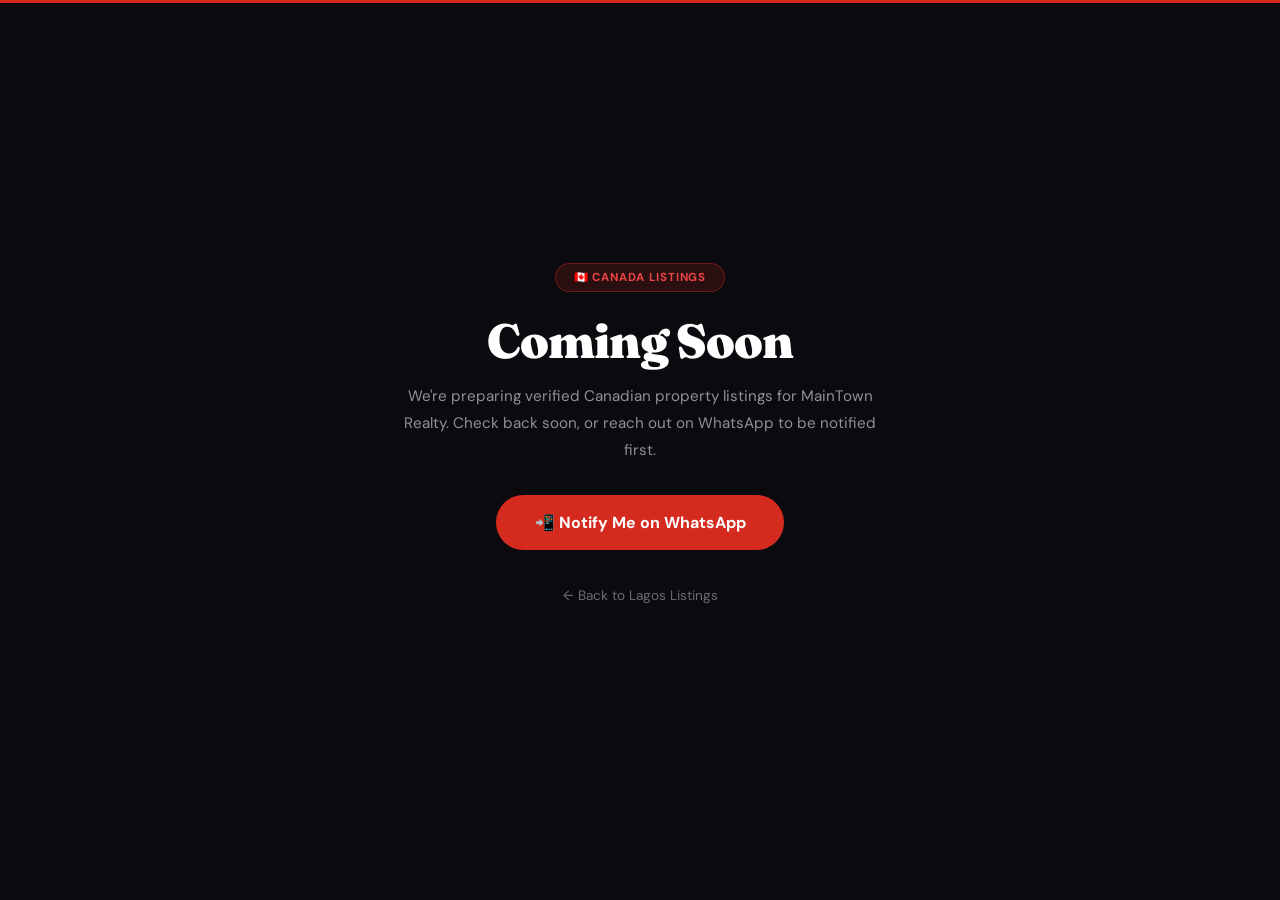
<file: Canada.html>
<!DOCTYPE html>
<html lang="en">
<head>
<meta charset="UTF-8"/>
<meta name="viewport" content="width=device-width,initial-scale=1"/>
<title>MainTown Realty — Canada Listings Coming Soon</title>
<link rel="icon" href="favicon.ico" sizes="any"/>
<link rel="icon" type="image/png" sizes="192x192" href="icon-192.png"/>
<link rel="icon" type="image/png" sizes="512x512" href="icon-512.png"/>
<link rel="apple-touch-icon" href="apple-touch-icon.png"/>
<link rel="stylesheet" href="style.css"/>
<style>
.ca-landing {
  min-height:100vh; display:flex; flex-direction:column; align-items:center; justify-content:center;
  text-align:center; padding:6rem 1.5rem; background:var(--bk); border-top:3px solid #D52B1E;
}
.ca-landing .flag-pill {
  display:inline-flex; align-items:center; gap:.5rem; background:rgba(213,43,30,.15);
  border:1px solid rgba(213,43,30,.4); border-radius:50px; padding:.4rem 1.1rem;
  font-size:.72rem; font-weight:700; letter-spacing:.08em; text-transform:uppercase; color:#EF4444;
  margin-bottom:1.5rem;
}
.ca-landing h1 { font-size:clamp(2rem,5vw,3rem); color:var(--wh); margin-bottom:1rem; }
.ca-landing p { font-size:.95rem; color:rgba(255,255,255,.55); max-width:480px; margin:0 auto 2rem; line-height:1.75; }
.ca-landing .btn { background:#D52B1E; color:#fff; }
</style>
</head>
<body>
<div class="ca-landing">
  <span class="flag-pill">🇨🇦 Canada Listings</span>
  <h1 class="display">Coming Soon</h1>
  <p>We're preparing verified Canadian property listings for MainTown Realty. Check back soon, or reach out on WhatsApp to be notified first.</p>
  <a href="https://wa.me/2348066611017?text=Hi!%20I%27m%20interested%20in%20Canada%20listings%20on%20MainTown%20Realty." class="btn btn-lg" target="_blank">📲 Notify Me on WhatsApp</a>
  <p style="margin-top:2rem;"><a href="index.html" style="color:rgba(255,255,255,.4);font-size:.85rem;">← Back to Lagos Listings</a></p>
</div>
</body>
</html>
</file>
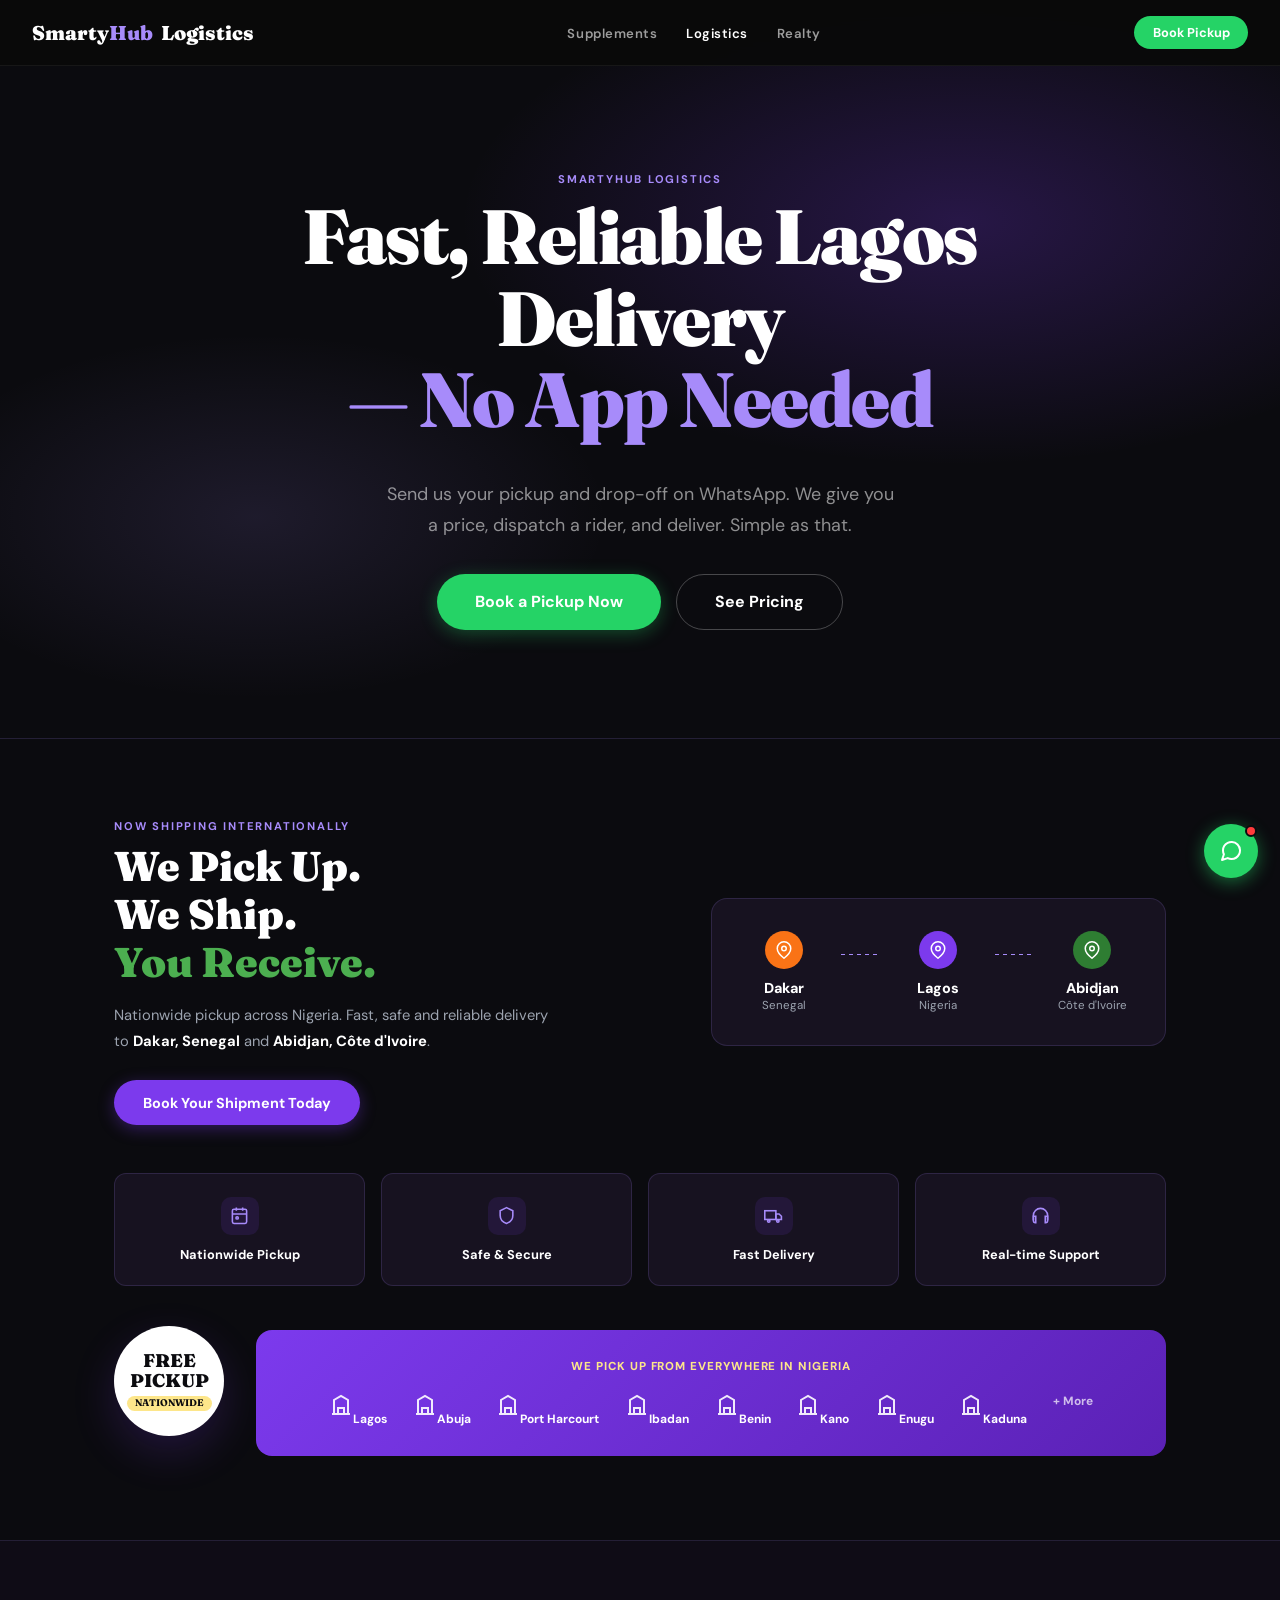
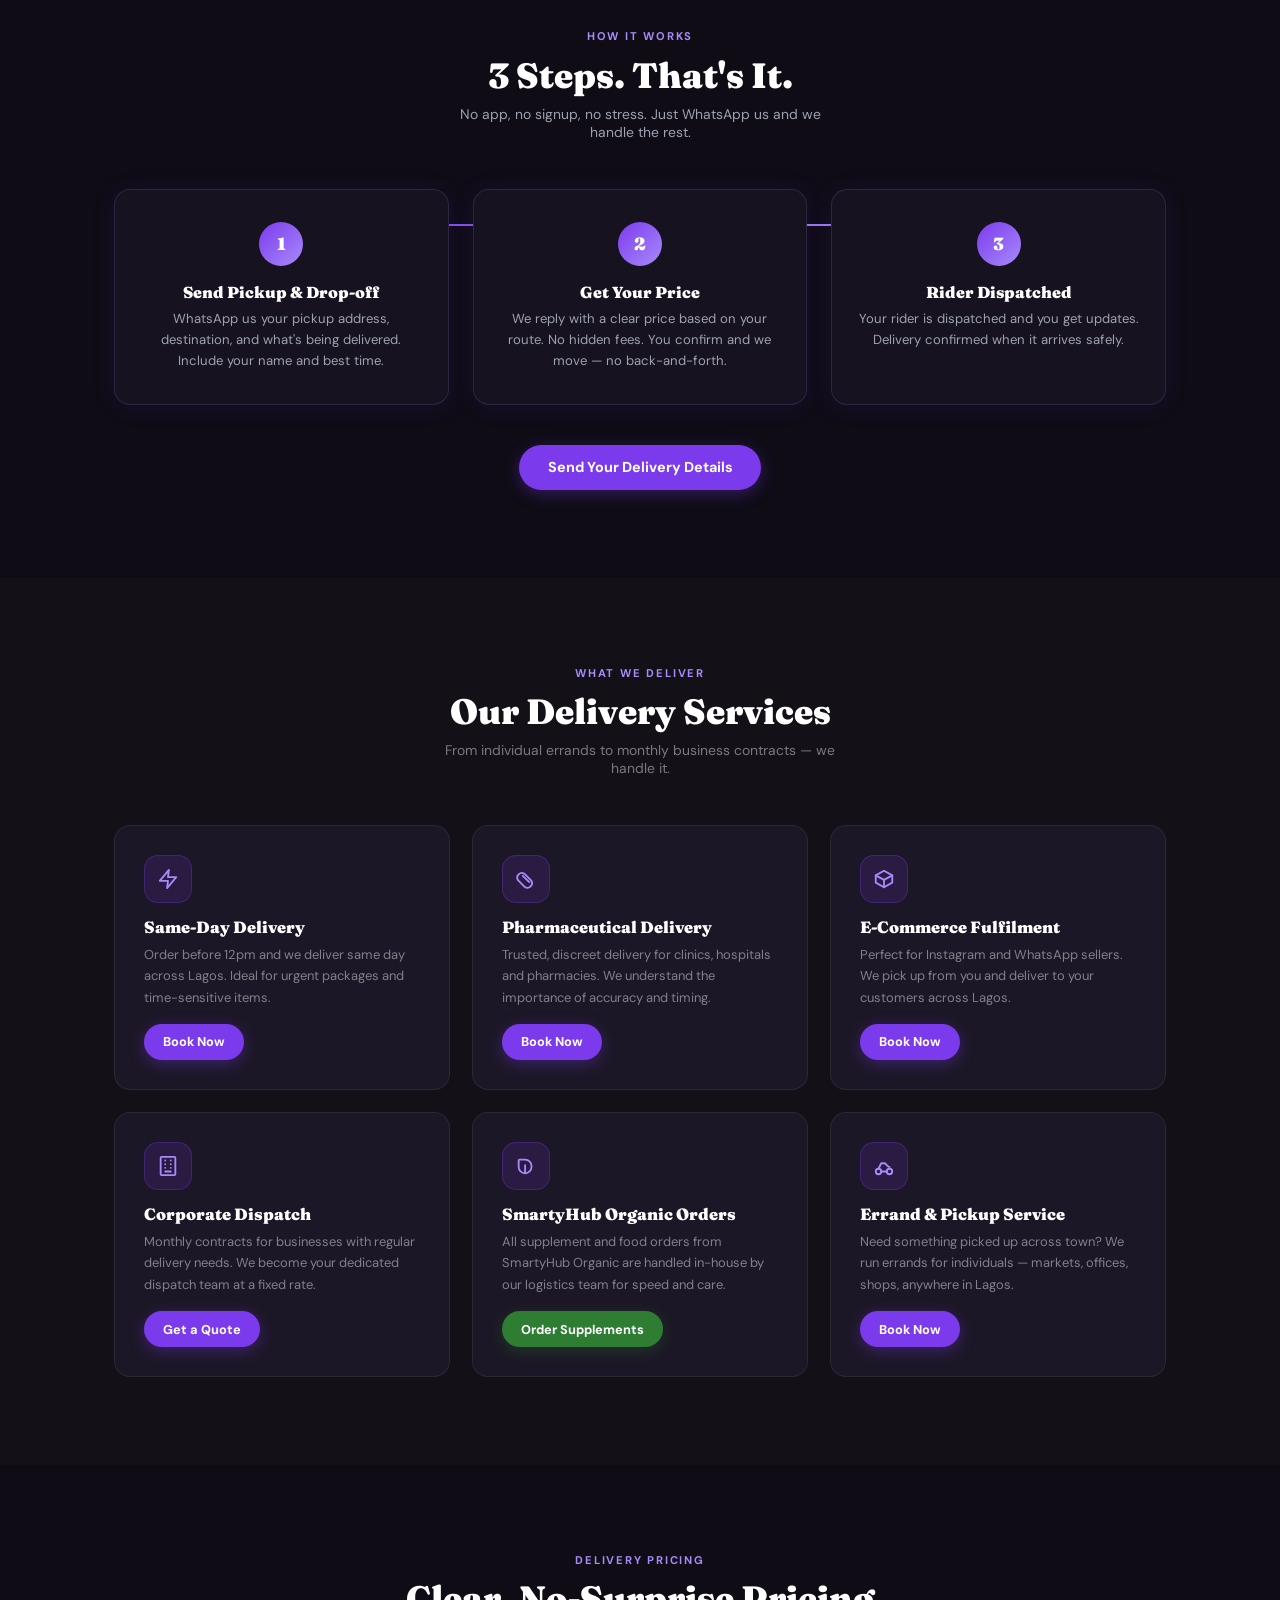
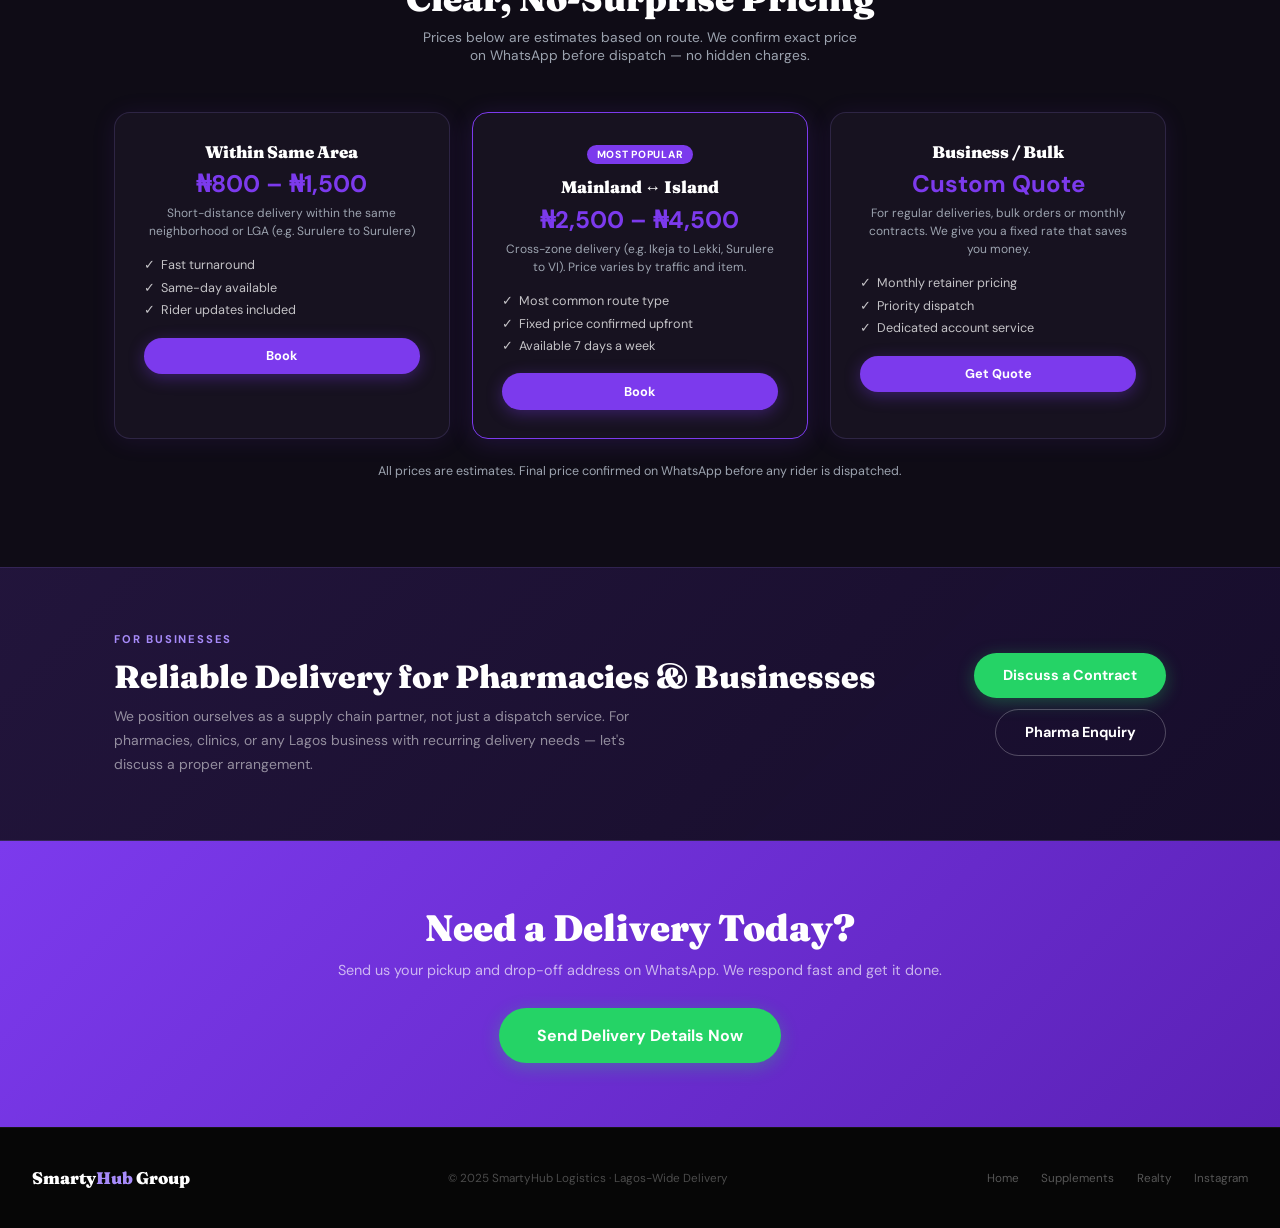
<file: logistics.html>
<!DOCTYPE html>
<html lang="en">
<head>
<meta charset="UTF-8"/>
<meta name="viewport" content="width=device-width,initial-scale=1"/>
<title>SmartyHub Logistics — Fast Lagos Delivery · No App Needed</title>
<link rel="icon" href="favicon.ico" sizes="any"/>
<link rel="icon" type="image/png" sizes="192x192" href="icon-192.png"/>
<link rel="icon" type="image/png" sizes="512x512" href="icon-512.png"/>
<link rel="apple-touch-icon" href="apple-touch-icon.png"/>
<link rel="stylesheet" href="style.css"/>
<style>
.log-hero {
  min-height:82vh; display:flex; flex-direction:column; justify-content:center; align-items:center; text-align:center;
  padding:9rem 1.5rem 5rem;
  background:radial-gradient(ellipse 65% 55% at 75% 30%,rgba(124,58,237,.25) 0%,transparent 60%),
             radial-gradient(ellipse 50% 45% at 20% 70%,rgba(167,139,250,.12) 0%,transparent 55%), var(--bk);
}
.log-hero h1 { font-size:clamp(2.4rem,6vw,5rem); max-width:720px; margin-bottom:.5em; }
.log-hero h1 span { color:var(--pl); }
.log-hero p { font-size:clamp(.92rem,1.8vw,1.12rem); color:rgba(255,255,255,.54); max-width:520px; line-height:1.75; margin:0 auto 2rem; }

/* PROCESS */
.process-section { background:var(--ow); padding:5.5rem 0; }
.process-steps { display:grid; grid-template-columns:repeat(3,1fr); gap:1.5rem; margin-top:3rem; position:relative; }
.process-steps::before {
  content:''; position:absolute; top:2.2rem; left:16%; right:16%; height:2px;
  background:linear-gradient(90deg,var(--p),var(--pl));
  z-index:0;
}
.step-card { background:var(--card); border-radius:16px; padding:2rem 1.5rem; text-align:center; border:1px solid var(--bd); box-shadow:var(--shadow); position:relative; z-index:1; }
.step-n { width:44px; height:44px; border-radius:50%; background:linear-gradient(135deg,var(--p),var(--pl)); color:#fff; font-family:'Fraunces',serif; font-size:1.1rem; font-weight:900; display:flex; align-items:center; justify-content:center; margin:0 auto 1rem; }
.step-title { font-family:'Fraunces',serif; font-size:1rem; font-weight:900; color:var(--wh); margin-bottom:.4rem; }
.step-desc { font-size:.82rem; color:var(--gr); line-height:1.62; }

/* SERVICES */
.services-section { background:var(--bk2); padding:5.5rem 0; }

/* INTERNATIONAL SHIPPING */
.intl-section { background:var(--bk); padding:5rem 0; border-top:1px solid var(--bd); border-bottom:1px solid var(--bd); }
.intl-grid { display:grid; grid-template-columns:1.1fr .9fr; gap:2.5rem; align-items:center; margin-bottom:3rem; }
.intl-h2 { font-family:'Fraunces',serif; font-size:clamp(1.8rem,4vw,2.6rem); color:var(--wh); line-height:1.15; margin-bottom:1rem; }
.intl-h2 .g { color:var(--gl); }
.intl-desc { font-size:.92rem; color:var(--gr); line-height:1.75; max-width:440px; margin-bottom:1.6rem; }
.intl-desc strong { color:var(--wh); }
.intl-route-box { background:var(--card); border:1px solid var(--bd); border-radius:16px; padding:2rem; }
.intl-route-row { display:flex; align-items:center; justify-content:space-between; gap:1rem; }
.intl-route-stop { text-align:center; flex:1; }
.intl-route-pin { width:38px; height:38px; border-radius:50%; display:flex; align-items:center; justify-content:center; margin:0 auto .6rem; }
.intl-route-pin svg { width:18px; height:18px; color:#fff; }
.intl-route-name { font-size:.9rem; font-weight:800; color:var(--wh); }
.intl-route-sub { font-size:.72rem; color:var(--gr); margin-top:.1rem; }
.intl-route-line { flex:0 0 40px; height:1px; background:repeating-linear-gradient(90deg, var(--pl) 0 4px, transparent 4px 8px); position:relative; top:-18px; }

.intl-feat-row { display:grid; grid-template-columns:repeat(4,1fr); gap:1rem; margin-bottom:2.5rem; }
.intl-feat { background:var(--card); border:1px solid var(--bd); border-radius:12px; padding:1.4rem 1rem; text-align:center; }
.intl-feat-icon { width:38px; height:38px; border-radius:10px; background:rgba(124,58,237,.12); display:flex; align-items:center; justify-content:center; margin:0 auto .7rem; }
.intl-feat-icon svg { width:19px; height:19px; color:var(--pl); }
.intl-feat-label { font-size:.8rem; font-weight:700; color:var(--wh); }

.intl-cities-band { background:linear-gradient(135deg, var(--p), #5B21B6); border-radius:16px; padding:1.8rem 2rem; }
.intl-cities-title { font-size:.72rem; font-weight:800; letter-spacing:.08em; text-transform:uppercase; color:#FDE68A; text-align:center; margin-bottom:1.2rem; }
.intl-cities-list { display:flex; flex-wrap:wrap; justify-content:center; gap:1.6rem; }
.intl-city { text-align:center; color:#fff; font-size:.75rem; font-weight:700; }
.intl-city svg { width:24px; height:24px; margin-bottom:.4rem; opacity:.9; }
.intl-free-badge {
  display:inline-flex; flex-direction:column; align-items:center; justify-content:center;
  background:#fff; color:var(--bk); border-radius:50%; width:110px; height:110px; text-align:center;
  font-family:'Fraunces',serif; font-weight:900; line-height:1.1; margin:0 auto 1.5rem; box-shadow:var(--shadow-lg);
}
.intl-free-badge .fp1 { font-size:1.15rem; }
.intl-free-badge .fp2 { font-size:.6rem; font-weight:700; background:#FDE68A; padding:.15rem .5rem; border-radius:50px; margin-top:.3rem; }

@media(max-width:900px) {
  .intl-grid { grid-template-columns:1fr; }
  .intl-feat-row { grid-template-columns:1fr 1fr; }
}
.services-grid { display:grid; grid-template-columns:repeat(3,1fr); gap:1.4rem; margin-top:3rem; }
.srv-card {
  background:var(--bk3); border:1px solid rgba(255,255,255,.07); border-radius:16px;
  padding:1.8rem; transition:border-color .2s, transform .2s;
}
.srv-card:hover { border-color:rgba(167,139,250,.35); transform:translateY(-4px); }
.srv-ico { display:flex; align-items:center; justify-content:center; width:48px; height:48px; border-radius:14px; background:rgba(124,58,237,.14); border:1px solid rgba(124,58,237,.3); color:var(--pl); margin-bottom:.85rem; }
.srv-title { font-family:'Fraunces',serif; font-size:1.02rem; font-weight:900; margin-bottom:.45rem; }
.srv-desc { font-size:.81rem; color:rgba(255,255,255,.45); line-height:1.65; margin-bottom:1rem; }

/* PRICING */
.pricing-section { background:var(--ow); padding:5.5rem 0; }
.pricing-grid { display:grid; grid-template-columns:repeat(3,1fr); gap:1.4rem; margin-top:3rem; }
.price-card {
  background:var(--card); border-radius:16px; padding:1.8rem;
  border:1px solid var(--bd); box-shadow:var(--shadow);
  text-align:center; transition:transform .22s, box-shadow .22s;
}
.price-card:hover { transform:translateY(-4px); box-shadow:var(--shadow-lg); }
.price-card.featured { border-color:var(--p); box-shadow:0 4px 24px rgba(124,58,237,.18); }
.price-badge { display:inline-block; background:var(--p); color:#fff; font-size:.65rem; font-weight:700; padding:.18rem .6rem; border-radius:50px; text-transform:uppercase; letter-spacing:.07em; margin-bottom:.8rem; }
.price-type { font-family:'Fraunces',serif; font-size:1.05rem; font-weight:900; color:var(--wh); margin-bottom:.4rem; }
.price-range { font-size:1.5rem; font-weight:700; color:var(--p); margin-bottom:.3rem; }
.price-note { font-size:.75rem; color:var(--gr); margin-bottom:1rem; line-height:1.5; }
.price-list { list-style:none; text-align:left; display:flex; flex-direction:column; gap:.35rem; margin-bottom:1.2rem; }
.price-list li { font-size:.79rem; color:rgba(255,255,255,.75); display:flex; align-items:center; gap:.4rem; }

/* B2B BAND */
.b2b-band { background:linear-gradient(135deg,rgba(124,58,237,.2),rgba(90,26,200,.15)); border-top:1px solid rgba(167,139,250,.15); border-bottom:1px solid rgba(167,139,250,.15); padding:4rem 0; }
.b2b-band-inner { display:grid; grid-template-columns:1fr auto; gap:2rem; align-items:center; }
.b2b-band h2 { font-size:clamp(1.4rem,3vw,2rem); margin-bottom:.6rem; }
.b2b-band p { font-size:.87rem; color:rgba(255,255,255,.52); line-height:1.7; max-width:520px; }
.b2b-band-btns { display:flex; flex-direction:column; gap:.7rem; align-items:flex-end; }

/* LOG CTA */
.log-cta { background:linear-gradient(135deg,var(--p),#5B21B6); padding:4rem 0; text-align:center; }
.log-cta h2 { font-size:clamp(1.6rem,3.5vw,2.3rem); margin-bottom:.7rem; }
.log-cta p { color:rgba(255,255,255,.65); font-size:.9rem; margin-bottom:1.8rem; }

@media(max-width:900px) {
  .process-steps,.services-grid,.pricing-grid { grid-template-columns:1fr 1fr; }
  .process-steps::before { display:none; }
  .b2b-band-inner { grid-template-columns:1fr; }
  .b2b-band-btns { align-items:flex-start; }
}
@media(max-width:580px) {
  .process-steps,.services-grid,.pricing-grid { grid-template-columns:1fr; }
}
</style>
</head>
<body>
<div class="wa-float"><a href="https://wa.me/2349061808874?text=Hi,%20I%20need%20a%20delivery" target="_blank"><svg width="24" height="24" viewBox="0 0 24 24" fill="none" stroke="currentColor" stroke-width="2" stroke-linecap="round" stroke-linejoin="round"><path d="M21 11.5a8.38 8.38 0 0 1-.9 3.8 8.5 8.5 0 0 1-7.6 4.7 8.38 8.38 0 0 1-3.8-.9L3 21l1.9-5.7a8.38 8.38 0 0 1-.9-3.8 8.5 8.5 0 0 1 4.7-7.6 8.38 8.38 0 0 1 3.8-.9h.5a8.48 8.48 0 0 1 8 8v.5z"/></svg><span class="wa-dot"></span></a></div>

<nav class="nav">
  <a href="logistics.html" class="nav-logo"><span>Smarty<em>Hub</em></span><span>Logistics</span></a>
  <ul class="nav-links" id="navLinks">
    <li><a href="organic.html">Supplements</a></li>
    <li><a href="logistics.html" class="active">Logistics</a></li>
    <li><a href="index.html">Realty</a></li>
  </ul>
  <a href="https://wa.me/2349061808874?text=Hi,%20I%20need%20a%20delivery%20pickup" class="nav-cta" target="_blank">Book Pickup</a>
  <button class="nav-toggle" id="navToggle" onclick="toggleNavMenu()" aria-label="Menu"><span></span><span></span><span></span></button>
</nav>
<script>
function toggleNavMenu() {
  document.getElementById('navLinks').classList.toggle('open');
  document.getElementById('navToggle').classList.toggle('open');
}
</script>

<!-- HERO -->
<section class="log-hero">
  <span class="eyebrow eyebrow-p fade-up">SmartyHub Logistics</span>
  <h1 class="display fade-up delay-1">Fast, Reliable Lagos Delivery<br/><span>— No App Needed</span></h1>
  <p class="fade-up delay-2">Send us your pickup and drop-off on WhatsApp. We give you a price, dispatch a rider, and deliver. Simple as that.</p>
  <div style="display:flex;gap:.9rem;flex-wrap:wrap;justify-content:center" class="fade-up delay-3">
    <a href="https://wa.me/2349061808874?text=Hi,%20I%20need%20a%20same-day%20delivery%20pickup%20in%20Lagos" class="btn btn-wa btn-lg" target="_blank">Book a Pickup Now</a>
    <a href="#pricing" class="btn btn-ghost btn-lg">See Pricing</a>
  </div>
</section>

<!-- INTERNATIONAL SHIPPING -->
<section class="intl-section">
  <div class="wrap">
    <div class="intl-grid">
      <div>
        <span class="eyebrow eyebrow-p">Now Shipping Internationally</span>
        <h2 class="intl-h2">We Pick Up.<br/>We Ship.<br/><span class="g">You Receive.</span></h2>
        <p class="intl-desc">Nationwide pickup across Nigeria. Fast, safe and reliable delivery to <strong>Dakar, Senegal</strong> and <strong>Abidjan, Côte d'Ivoire</strong>.</p>
        <a href="https://wa.me/2349061808874?text=Hi,%20I%20want%20to%20book%20a%20shipment%20to%20Dakar%20or%20Abidjan" class="btn btn-p" target="_blank">Book Your Shipment Today</a>
      </div>
      <div class="intl-route-box">
        <div class="intl-route-row">
          <div class="intl-route-stop">
            <div class="intl-route-pin" style="background:#F97316;"><svg viewBox="0 0 24 24" fill="none" stroke="currentColor" stroke-width="2"><path d="M21 10c0 6-9 13-9 13s-9-7-9-13a9 9 0 0 1 18 0z"/><circle cx="12" cy="10" r="3"/></svg></div>
            <div class="intl-route-name">Dakar</div>
            <div class="intl-route-sub">Senegal</div>
          </div>
          <div class="intl-route-line"></div>
          <div class="intl-route-stop">
            <div class="intl-route-pin" style="background:var(--p);"><svg viewBox="0 0 24 24" fill="none" stroke="currentColor" stroke-width="2"><path d="M21 10c0 6-9 13-9 13s-9-7-9-13a9 9 0 0 1 18 0z"/><circle cx="12" cy="10" r="3"/></svg></div>
            <div class="intl-route-name">Lagos</div>
            <div class="intl-route-sub">Nigeria</div>
          </div>
          <div class="intl-route-line"></div>
          <div class="intl-route-stop">
            <div class="intl-route-pin" style="background:var(--g);"><svg viewBox="0 0 24 24" fill="none" stroke="currentColor" stroke-width="2"><path d="M21 10c0 6-9 13-9 13s-9-7-9-13a9 9 0 0 1 18 0z"/><circle cx="12" cy="10" r="3"/></svg></div>
            <div class="intl-route-name">Abidjan</div>
            <div class="intl-route-sub">Côte d'Ivoire</div>
          </div>
        </div>
      </div>
    </div>

    <div class="intl-feat-row">
      <div class="intl-feat">
        <div class="intl-feat-icon"><svg viewBox="0 0 24 24" fill="none" stroke="currentColor" stroke-width="2"><rect x="3" y="4" width="18" height="18" rx="2"/><path d="M16 2v4M8 2v4M3 10h18"/><circle cx="9" cy="15" r="1.5"/></svg></div>
        <div class="intl-feat-label">Nationwide Pickup</div>
      </div>
      <div class="intl-feat">
        <div class="intl-feat-icon"><svg viewBox="0 0 24 24" fill="none" stroke="currentColor" stroke-width="2"><path d="M12 2 4 6v6c0 5 3.5 8.5 8 10 4.5-1.5 8-5 8-10V6z"/></svg></div>
        <div class="intl-feat-label">Safe &amp; Secure</div>
      </div>
      <div class="intl-feat">
        <div class="intl-feat-icon"><svg viewBox="0 0 24 24" fill="none" stroke="currentColor" stroke-width="2"><rect x="1" y="6" width="14" height="11"/><path d="M15 10h4l3 3v4h-7z"/><circle cx="6" cy="19" r="1.5"/><circle cx="17.5" cy="19" r="1.5"/></svg></div>
        <div class="intl-feat-label">Fast Delivery</div>
      </div>
      <div class="intl-feat">
        <div class="intl-feat-icon"><svg viewBox="0 0 24 24" fill="none" stroke="currentColor" stroke-width="2"><path d="M3 18v-6a9 9 0 0 1 18 0v6"/><path d="M21 19a2 2 0 0 1-2 2h-1v-8h3z"/><path d="M3 19a2 2 0 0 0 2 2h1v-8H3z"/></svg></div>
        <div class="intl-feat-label">Real-time Support</div>
      </div>
    </div>

    <div style="display:flex;align-items:center;gap:2rem;flex-wrap:wrap;justify-content:center;">
      <div class="intl-free-badge">
        <span class="fp1">FREE<br/>PICKUP</span>
        <span class="fp2">NATIONWIDE</span>
      </div>
      <div class="intl-cities-band" style="flex:1;min-width:280px;">
        <div class="intl-cities-title">We Pick Up From Everywhere in Nigeria</div>
        <div class="intl-cities-list">
          <div class="intl-city"><svg viewBox="0 0 24 24" fill="none" stroke="currentColor" stroke-width="2"><path d="M3 21h18M5 21V7l7-4 7 4v14M9 21v-6h6v6"/></svg>Lagos</div>
          <div class="intl-city"><svg viewBox="0 0 24 24" fill="none" stroke="currentColor" stroke-width="2"><path d="M3 21h18M5 21V7l7-4 7 4v14M9 21v-6h6v6"/></svg>Abuja</div>
          <div class="intl-city"><svg viewBox="0 0 24 24" fill="none" stroke="currentColor" stroke-width="2"><path d="M3 21h18M5 21V7l7-4 7 4v14M9 21v-6h6v6"/></svg>Port Harcourt</div>
          <div class="intl-city"><svg viewBox="0 0 24 24" fill="none" stroke="currentColor" stroke-width="2"><path d="M3 21h18M5 21V7l7-4 7 4v14M9 21v-6h6v6"/></svg>Ibadan</div>
          <div class="intl-city"><svg viewBox="0 0 24 24" fill="none" stroke="currentColor" stroke-width="2"><path d="M3 21h18M5 21V7l7-4 7 4v14M9 21v-6h6v6"/></svg>Benin</div>
          <div class="intl-city"><svg viewBox="0 0 24 24" fill="none" stroke="currentColor" stroke-width="2"><path d="M3 21h18M5 21V7l7-4 7 4v14M9 21v-6h6v6"/></svg>Kano</div>
          <div class="intl-city"><svg viewBox="0 0 24 24" fill="none" stroke="currentColor" stroke-width="2"><path d="M3 21h18M5 21V7l7-4 7 4v14M9 21v-6h6v6"/></svg>Enugu</div>
          <div class="intl-city"><svg viewBox="0 0 24 24" fill="none" stroke="currentColor" stroke-width="2"><path d="M3 21h18M5 21V7l7-4 7 4v14M9 21v-6h6v6"/></svg>Kaduna</div>
          <div class="intl-city" style="opacity:.7;">+ More</div>
        </div>
      </div>
    </div>
  </div>
</section>

<!-- HOW IT WORKS -->
<section class="process-section">
  <div class="wrap">
    <div class="center">
      <span class="eyebrow eyebrow-p">How It Works</span>
      <h2 style="color:var(--wh);font-size:clamp(1.6rem,3vw,2.2rem)">3 Steps. That's It.</h2>
      <p style="color:var(--gr);font-size:.87rem;margin-top:.5rem;max-width:400px;margin-left:auto;margin-right:auto">No app, no signup, no stress. Just WhatsApp us and we handle the rest.</p>
    </div>
    <div class="process-steps">
      <div class="step-card">
        <div class="step-n">1</div>
        <div class="step-title">Send Pickup &amp; Drop-off</div>
        <p class="step-desc">WhatsApp us your pickup address, destination, and what's being delivered. Include your name and best time.</p>
      </div>
      <div class="step-card">
        <div class="step-n">2</div>
        <div class="step-title">Get Your Price</div>
        <p class="step-desc">We reply with a clear price based on your route. No hidden fees. You confirm and we move — no back-and-forth.</p>
      </div>
      <div class="step-card">
        <div class="step-n">3</div>
        <div class="step-title">Rider Dispatched</div>
        <p class="step-desc">Your rider is dispatched and you get updates. Delivery confirmed when it arrives safely.</p>
      </div>
    </div>
    <div style="text-align:center;margin-top:2.5rem">
      <a href="https://wa.me/2349061808874?text=Hi,%20I%20need%20a%20delivery.%20Pickup:%20[address]%20Drop:%20[address]" class="btn btn-p" target="_blank">Send Your Delivery Details</a>
    </div>
  </div>
</section>

<!-- SERVICES -->
<section class="services-section">
  <div class="wrap">
    <div class="center">
      <span class="eyebrow eyebrow-p">What We Deliver</span>
      <h2 style="font-size:clamp(1.6rem,3vw,2.2rem)">Our Delivery Services</h2>
      <p style="color:rgba(255,255,255,.44);font-size:.87rem;margin-top:.5rem;max-width:420px;margin-left:auto;margin-right:auto">From individual errands to monthly business contracts — we handle it.</p>
    </div>
    <div class="services-grid">
      <div class="srv-card">
        <div class="srv-ico"><svg width="22" height="22" viewBox="0 0 24 24" fill="none" stroke="currentColor" stroke-width="2" stroke-linecap="round" stroke-linejoin="round"><polygon points="13 2 3 14 12 14 11 22 21 10 12 10 13 2"/></svg></div>
        <div class="srv-title">Same-Day Delivery</div>
        <p class="srv-desc">Order before 12pm and we deliver same day across Lagos. Ideal for urgent packages and time-sensitive items.</p>
        <a href="https://wa.me/2349061808874?text=Hi,%20I%20need%20same-day%20delivery" class="btn btn-p btn-sm" target="_blank">Book Now</a>
      </div>
      <div class="srv-card">
        <div class="srv-ico"><svg width="22" height="22" viewBox="0 0 24 24" fill="none" stroke="currentColor" stroke-width="2" stroke-linecap="round" stroke-linejoin="round"><path d="M10.5 20.5 3.5 13.5a5 5 0 0 1 7-7l7 7a5 5 0 0 1-7 7z"/><line x1="8.5" y1="8.5" x2="15.5" y2="15.5"/></svg></div>
        <div class="srv-title">Pharmaceutical Delivery</div>
        <p class="srv-desc">Trusted, discreet delivery for clinics, hospitals and pharmacies. We understand the importance of accuracy and timing.</p>
        <a href="https://wa.me/2349061808874?text=Hi,%20I%20need%20pharmaceutical%20delivery" class="btn btn-p btn-sm" target="_blank">Book Now</a>
      </div>
      <div class="srv-card">
        <div class="srv-ico"><svg width="22" height="22" viewBox="0 0 24 24" fill="none" stroke="currentColor" stroke-width="2" stroke-linecap="round" stroke-linejoin="round"><path d="M21 8L12 3 3 8l9 5 9-5z"/><path d="M3 8v8l9 5 9-5V8"/><path d="M12 13v8"/></svg></div>
        <div class="srv-title">E-Commerce Fulfilment</div>
        <p class="srv-desc">Perfect for Instagram and WhatsApp sellers. We pick up from you and deliver to your customers across Lagos.</p>
        <a href="https://wa.me/2349061808874?text=Hi,%20I%20need%20ecommerce%20fulfilment" class="btn btn-p btn-sm" target="_blank">Book Now</a>
      </div>
      <div class="srv-card">
        <div class="srv-ico"><svg width="22" height="22" viewBox="0 0 24 24" fill="none" stroke="currentColor" stroke-width="2" stroke-linecap="round" stroke-linejoin="round"><rect x="4" y="2" width="16" height="20" rx="1"/><line x1="9" y1="6" x2="9" y2="6"/><line x1="15" y1="6" x2="15" y2="6"/><line x1="9" y1="10" x2="9" y2="10"/><line x1="15" y1="10" x2="15" y2="10"/><line x1="9" y1="14" x2="9" y2="14"/><line x1="15" y1="14" x2="15" y2="14"/><line x1="9" y1="18" x2="15" y2="18"/></svg></div>
        <div class="srv-title">Corporate Dispatch</div>
        <p class="srv-desc">Monthly contracts for businesses with regular delivery needs. We become your dedicated dispatch team at a fixed rate.</p>
        <a href="https://wa.me/2349061808874?text=Hi,%20I%20need%20a%20corporate%20dispatch%20contract" class="btn btn-p btn-sm" target="_blank">Get a Quote</a>
      </div>
      <div class="srv-card">
        <div class="srv-ico"><svg width="22" height="22" viewBox="0 0 24 24" fill="none" stroke="currentColor" stroke-width="2" stroke-linecap="round" stroke-linejoin="round"><path d="M11 20A7 7 0 0 1 4 13V6a1 1 0 0 1 1-1h6a7 7 0 0 1 7 7v1a7 7 0 0 1-7 7z"/><path d="M11 20v-9"/></svg></div>
        <div class="srv-title">SmartyHub Organic Orders</div>
        <p class="srv-desc">All supplement and food orders from SmartyHub Organic are handled in-house by our logistics team for speed and care.</p>
        <a href="organic.html" class="btn btn-g btn-sm">Order Supplements</a>
      </div>
      <div class="srv-card">
        <div class="srv-ico"><svg width="22" height="22" viewBox="0 0 24 24" fill="none" stroke="currentColor" stroke-width="2" stroke-linecap="round" stroke-linejoin="round"><circle cx="6" cy="18" r="3"/><circle cx="18" cy="18" r="3"/><path d="M9 18h6M6 15l3-6h4l4 4h1"/></svg></div>
        <div class="srv-title">Errand &amp; Pickup Service</div>
        <p class="srv-desc">Need something picked up across town? We run errands for individuals — markets, offices, shops, anywhere in Lagos.</p>
        <a href="https://wa.me/2349061808874?text=Hi,%20I%20need%20an%20errand%20run" class="btn btn-p btn-sm" target="_blank">Book Now</a>
      </div>
    </div>
  </div>
</section>

<!-- PRICING -->
<section class="pricing-section" id="pricing">
  <div class="wrap">
    <div class="center">
      <span class="eyebrow eyebrow-p">Delivery Pricing</span>
      <h2 style="color:var(--wh);font-size:clamp(1.6rem,3vw,2.2rem)">Clear, No-Surprise Pricing</h2>
      <p style="color:var(--gr);font-size:.86rem;margin-top:.5rem;max-width:440px;margin-left:auto;margin-right:auto">Prices below are estimates based on route. We confirm exact price on WhatsApp before dispatch — no hidden charges.</p>
    </div>
    <div class="pricing-grid">
      <div class="price-card">
        <div class="price-type">Within Same Area</div>
        <div class="price-range">₦800 – ₦1,500</div>
        <p class="price-note">Short-distance delivery within the same neighborhood or LGA (e.g. Surulere to Surulere)</p>
        <ul class="price-list">
          <li><span class="chk-p">✓</span> Fast turnaround</li>
          <li><span class="chk-p">✓</span> Same-day available</li>
          <li><span class="chk-p">✓</span> Rider updates included</li>
        </ul>
        <a href="https://wa.me/2349061808874?text=Hi,%20I%20need%20a%20short%20distance%20delivery" class="btn btn-p btn-sm" style="width:100%;justify-content:center" target="_blank">Book</a>
      </div>
      <div class="price-card featured">
        <div class="price-badge">Most Popular</div>
        <div class="price-type">Mainland ↔ Island</div>
        <div class="price-range">₦2,500 – ₦4,500</div>
        <p class="price-note">Cross-zone delivery (e.g. Ikeja to Lekki, Surulere to VI). Price varies by traffic and item.</p>
        <ul class="price-list">
          <li><span class="chk-p">✓</span> Most common route type</li>
          <li><span class="chk-p">✓</span> Fixed price confirmed upfront</li>
          <li><span class="chk-p">✓</span> Available 7 days a week</li>
        </ul>
        <a href="https://wa.me/2349061808874?text=Hi,%20I%20need%20a%20cross-zone%20Lagos%20delivery" class="btn btn-p btn-sm" style="width:100%;justify-content:center" target="_blank">Book</a>
      </div>
      <div class="price-card">
        <div class="price-type">Business / Bulk</div>
        <div class="price-range">Custom Quote</div>
        <p class="price-note">For regular deliveries, bulk orders or monthly contracts. We give you a fixed rate that saves you money.</p>
        <ul class="price-list">
          <li><span class="chk-p">✓</span> Monthly retainer pricing</li>
          <li><span class="chk-p">✓</span> Priority dispatch</li>
          <li><span class="chk-p">✓</span> Dedicated account service</li>
        </ul>
        <a href="https://wa.me/2349061808874?text=Hi,%20I%20need%20a%20business%20delivery%20quote" class="btn btn-p btn-sm" style="width:100%;justify-content:center" target="_blank">Get Quote</a>
      </div>
    </div>
    <p style="text-align:center;font-size:.78rem;color:var(--gr);margin-top:1.5rem">All prices are estimates. Final price confirmed on WhatsApp before any rider is dispatched.</p>
  </div>
</section>

<!-- B2B BAND -->
<section class="b2b-band">
  <div class="wrap">
    <div class="b2b-band-inner">
      <div>
        <span class="eyebrow eyebrow-p">For Businesses</span>
        <h2>Reliable Delivery for Pharmacies &amp; Businesses</h2>
        <p>We position ourselves as a supply chain partner, not just a dispatch service. For pharmacies, clinics, or any Lagos business with recurring delivery needs — let's discuss a proper arrangement.</p>
      </div>
      <div class="b2b-band-btns">
        <a href="https://wa.me/2349061808874?text=Hi,%20I%20want%20to%20discuss%20a%20business%20delivery%20contract" class="btn btn-wa" target="_blank">Discuss a Contract</a>
        <a href="https://wa.me/2349061808874?text=Hi,%20I%20am%20a%20pharmacy%20and%20need%20pharma%20delivery" class="btn btn-ghost" target="_blank">Pharma Enquiry</a>
      </div>
    </div>
  </div>
</section>

<!-- CTA -->
<section class="log-cta">
  <div class="wrap">
    <h2>Need a Delivery Today?</h2>
    <p>Send us your pickup and drop-off address on WhatsApp. We respond fast and get it done.</p>
    <a href="https://wa.me/2349061808874?text=Hi,%20I%20need%20a%20delivery.%20Pickup%20address:%20Drop%20address:" class="btn btn-wa btn-lg" target="_blank">Send Delivery Details Now</a>
  </div>
</section>

<footer>
  <div class="footer-logo"><a href="smartyhub.html" style="color:inherit;text-decoration:none;">Smarty<em>Hub</em> Group</a></div>
  <div class="footer-copy">© 2025 SmartyHub Logistics · Lagos-Wide Delivery</div>
  <nav class="footer-nav">
    <a href="smartyhub.html">Home</a>
    <a href="organic.html">Supplements</a>
    <a href="index.html">Realty</a>
    <a href="https://instagram.com/smartyhublogistics" target="_blank">Instagram</a>
  </nav>
</footer>
</body>
</html>
</file>
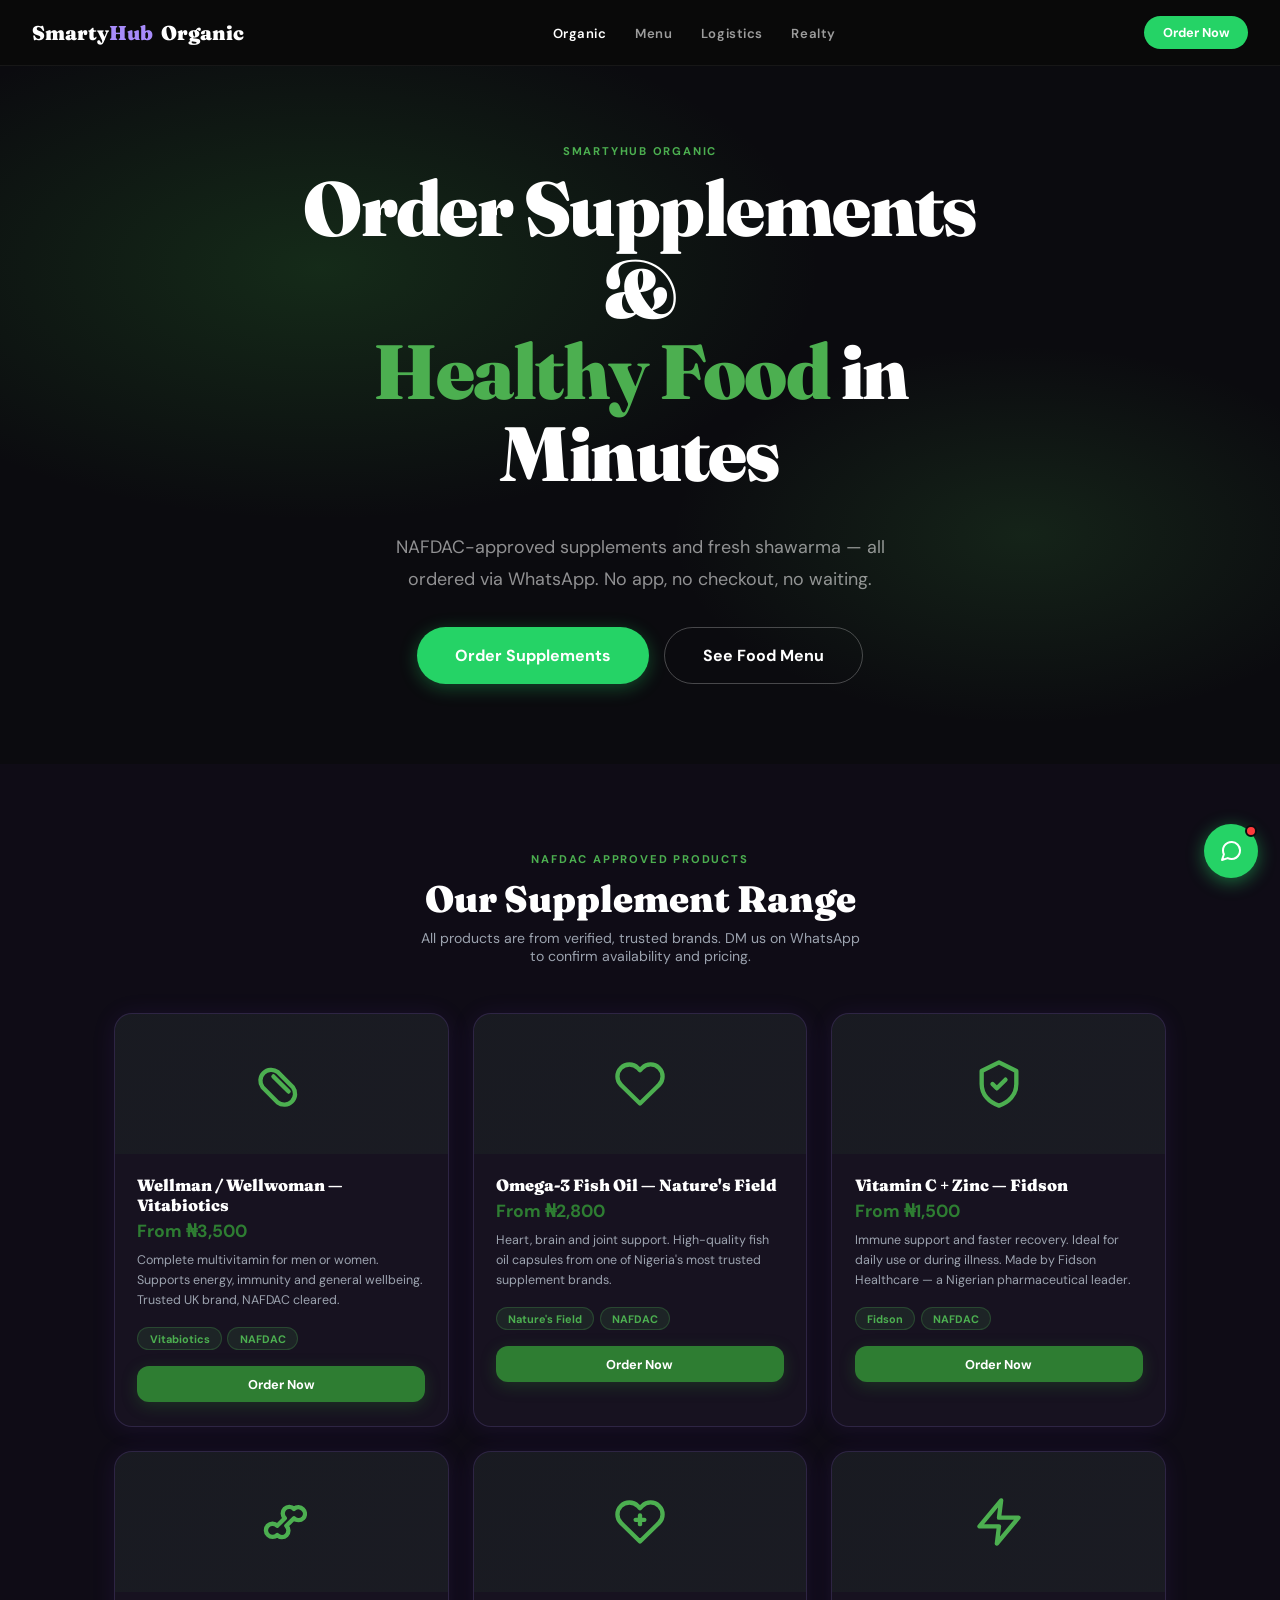
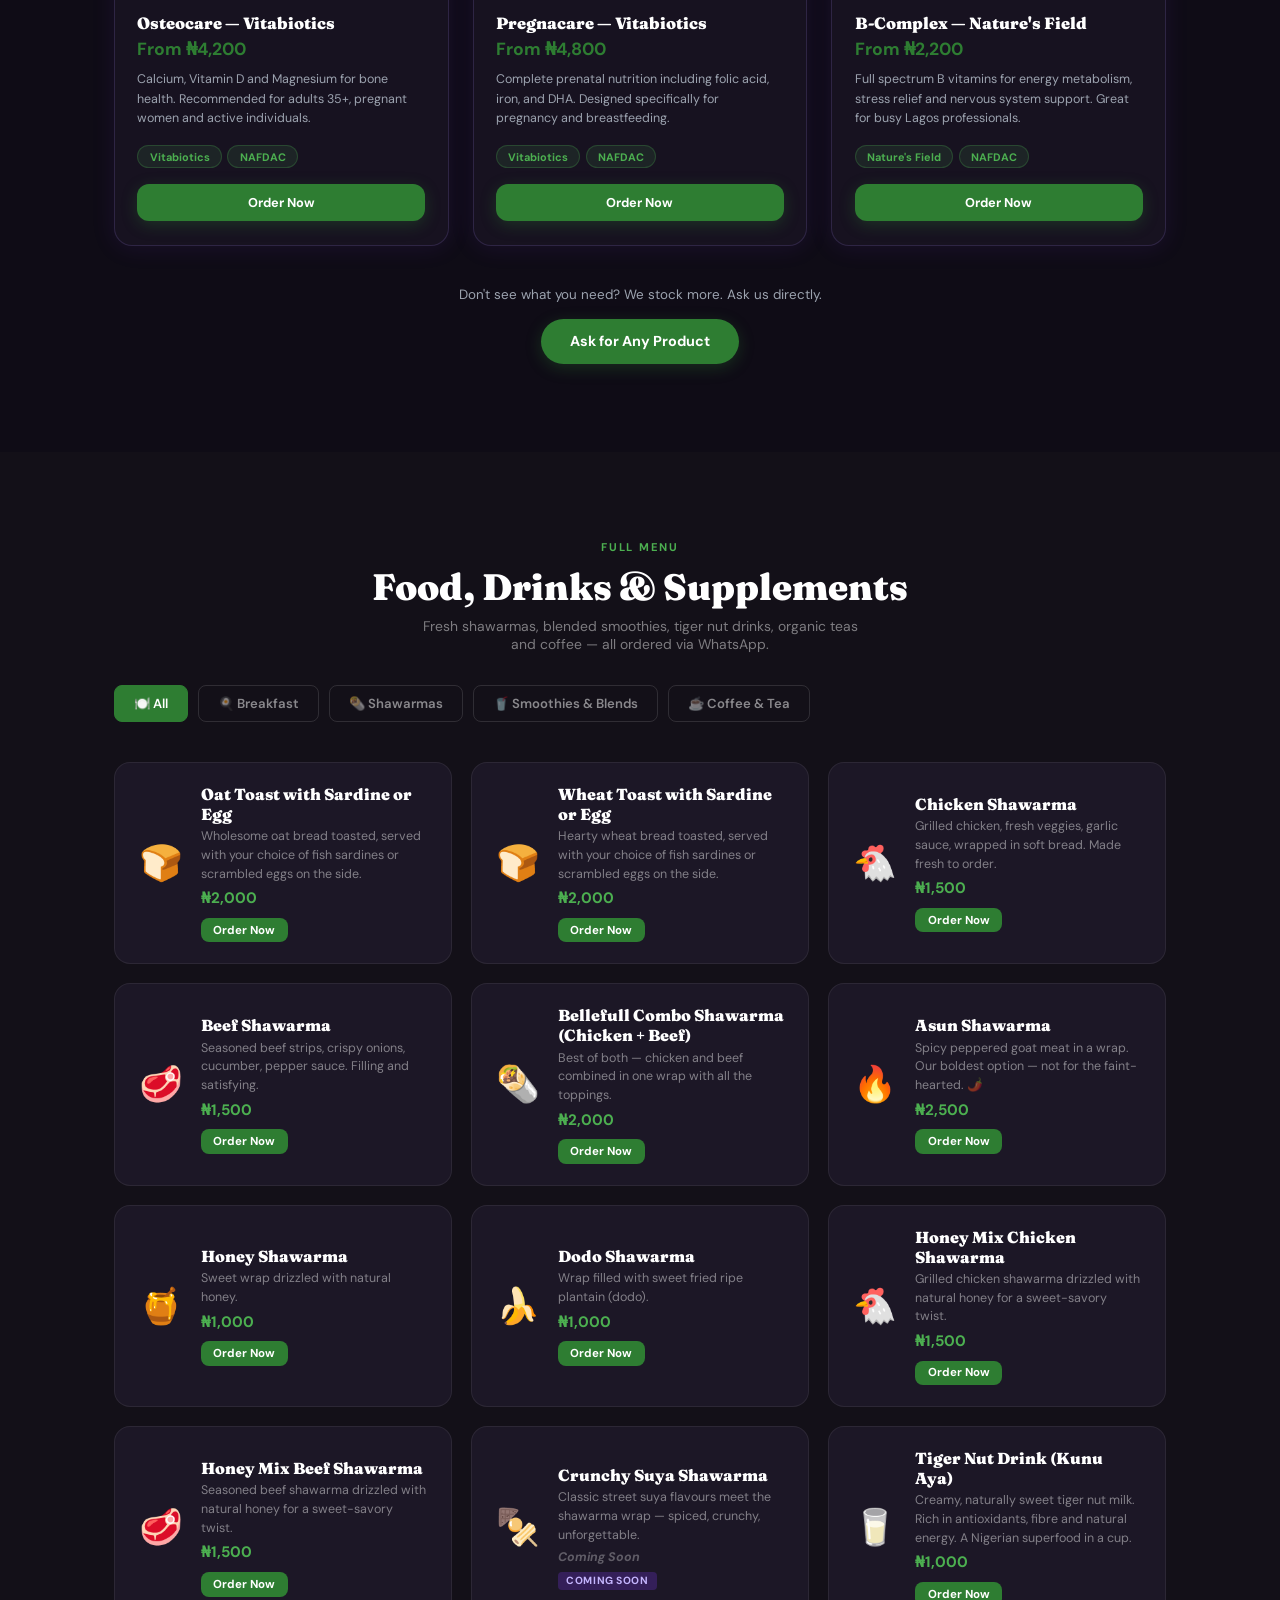
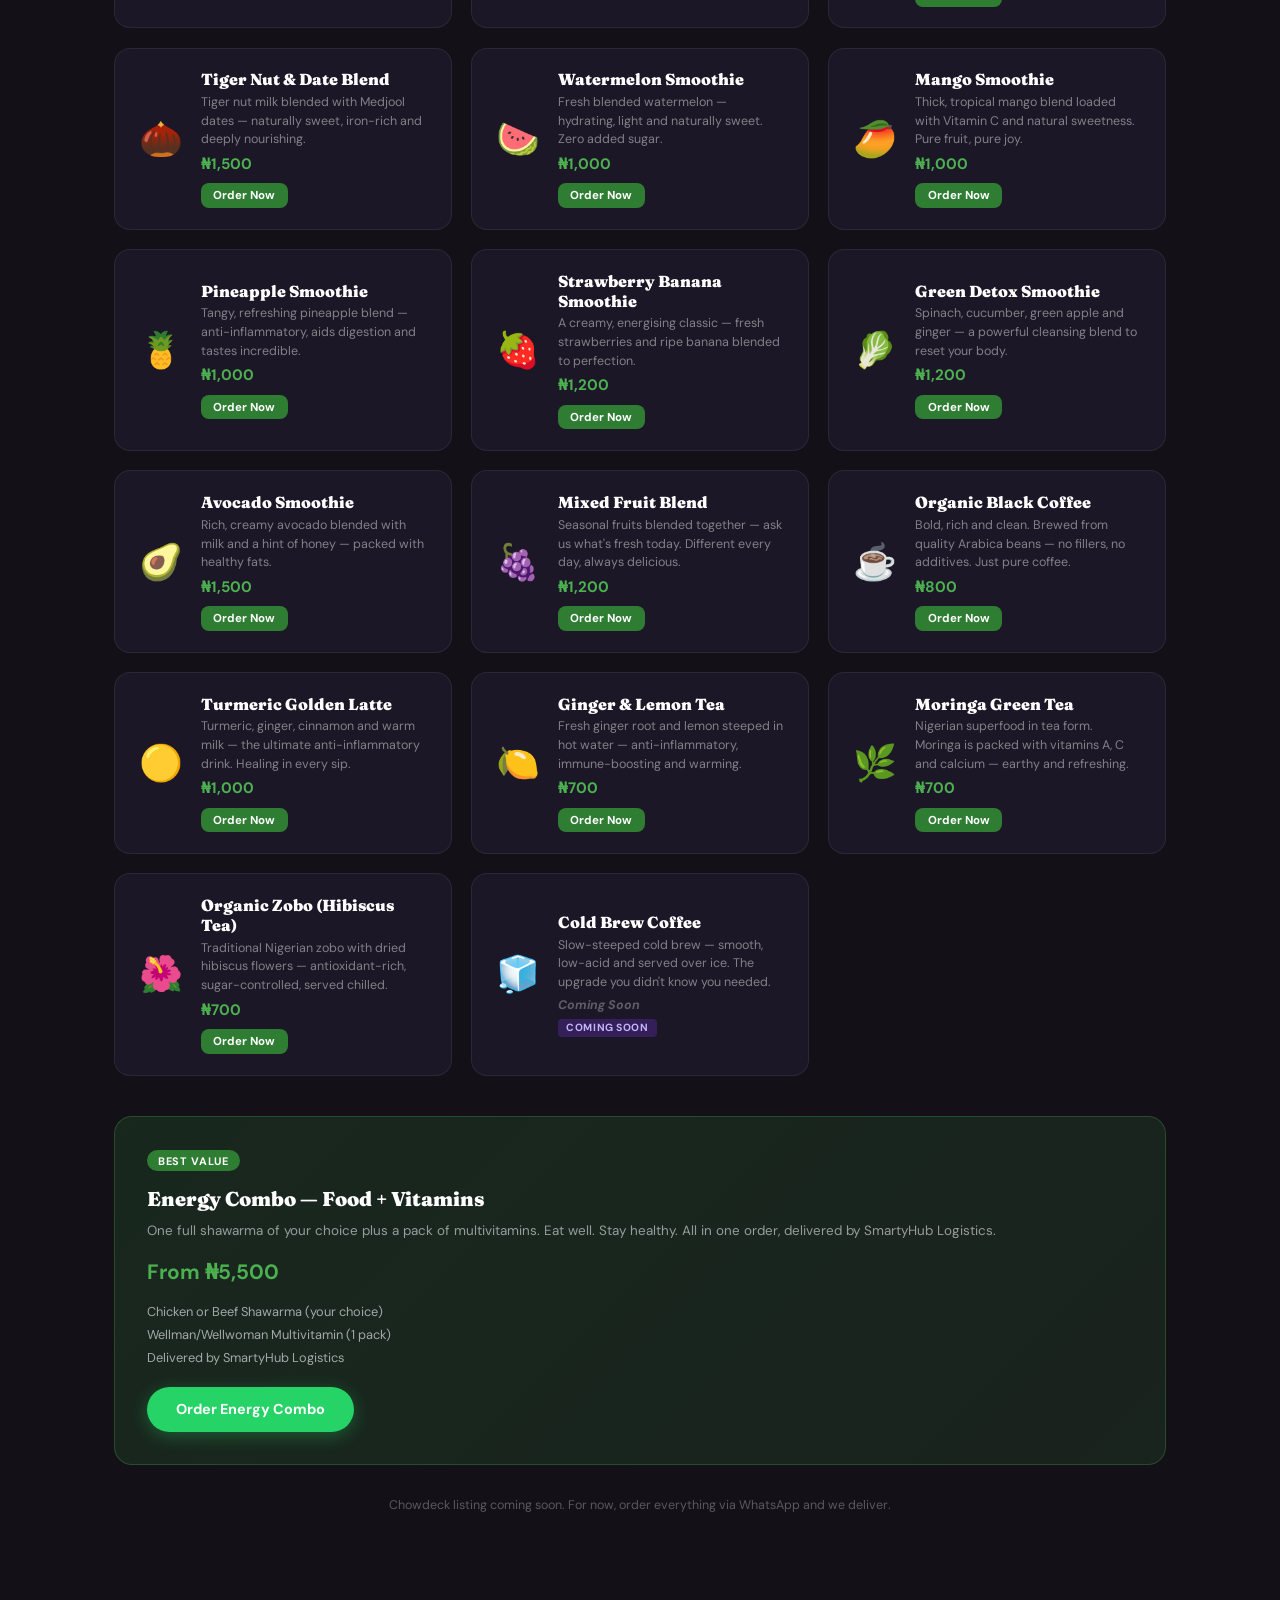
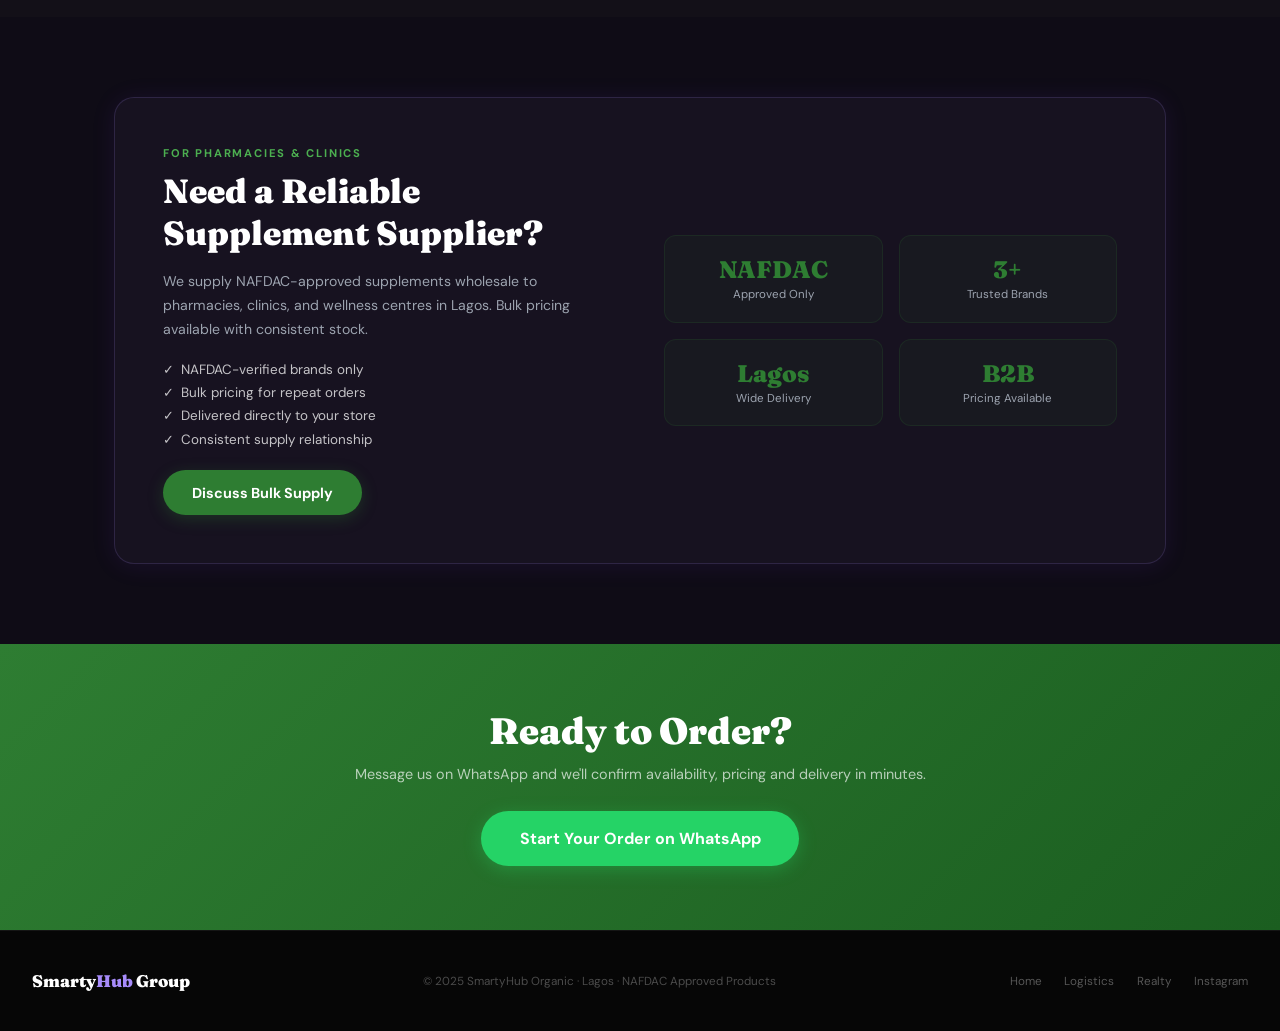
<file: organic.html>
<!DOCTYPE html>
<html lang="en">
<head>
<meta charset="UTF-8"/>
<meta name="viewport" content="width=device-width,initial-scale=1"/>
<title>SmartyHub Organic — Supplements &amp; Healthy Food · Lagos</title>
<link rel="icon" href="favicon.ico" sizes="any"/>
<link rel="icon" type="image/png" sizes="192x192" href="icon-192.png"/>
<link rel="icon" type="image/png" sizes="512x512" href="icon-512.png"/>
<link rel="apple-touch-icon" href="apple-touch-icon.png"/>
<link rel="stylesheet" href="style.css"/>
<style>
.org-hero {
  min-height:80vh; display:flex; flex-direction:column; justify-content:center; align-items:center; text-align:center;
  padding:9rem 1.5rem 5rem;
  background:radial-gradient(ellipse 65% 55% at 25% 35%,rgba(46,125,50,.28) 0%,transparent 60%),
             radial-gradient(ellipse 50% 45% at 80% 70%,rgba(76,175,80,.15) 0%,transparent 55%), var(--bk);
}
.org-hero h1 { font-size:clamp(2.4rem,6vw,5rem); max-width:680px; margin-bottom:.5em; }
.org-hero h1 span { color:var(--gl); }
.org-hero p { font-size:clamp(.92rem,1.8vw,1.12rem); color:rgba(255,255,255,.55); max-width:500px; line-height:1.75; margin:0 auto 2rem; }
.org-hero-btns { display:flex; gap:.9rem; flex-wrap:wrap; justify-content:center; }

/* PRODUCTS */
.products-section { background:var(--ow); padding:5.5rem 0; }
.products-grid { display:grid; grid-template-columns:repeat(3,1fr); gap:1.5rem; margin-top:3rem; }
.prod-card {
  background:var(--card); border-radius:18px; overflow:hidden;
  border:1px solid var(--bd); box-shadow:var(--shadow);
  transition:transform .22s, box-shadow .22s;
}
.prod-card:hover { transform:translateY(-5px); box-shadow:var(--shadow-lg); }
.prod-img {
  height:140px; display:flex; align-items:center; justify-content:center; color:var(--gl);
  background:linear-gradient(135deg,rgba(46,125,50,.08),rgba(76,175,80,.06));
}
.prod-img svg { width:52px; height:52px; }
.prod-body { padding:1.3rem 1.4rem 1.5rem; }
.prod-name { font-family:'Fraunces',serif; font-size:1.02rem; font-weight:900; color:var(--wh); margin-bottom:.3rem; }
.prod-price { font-size:1.1rem; font-weight:700; color:var(--g); margin-bottom:.6rem; }
.prod-benefits { font-size:.78rem; color:var(--gr); line-height:1.6; margin-bottom:1rem; }
.prod-tags { display:flex; flex-wrap:wrap; gap:.35rem; margin-bottom:1rem; }
.prod-btn { width:100%; justify-content:center; border-radius:12px; }

/* FOOD / FULL MENU */
.food-section { background:var(--bk2); padding:5.5rem 0; }

/* Category tabs */
.menu-tabs { display:flex; gap:.6rem; flex-wrap:wrap; margin-bottom:2.5rem; }
.mtab {
  padding:.55rem 1.2rem; border-radius:8px; border:1.5px solid rgba(255,255,255,.12);
  background:transparent; font-size:.82rem; font-weight:600; cursor:pointer;
  transition:all .2s; color:rgba(255,255,255,.5); font-family:'Inter','DM Sans',sans-serif;
}
.mtab.active, .mtab:hover { background:var(--g); border-color:var(--g); color:#fff; }

/* Menu grid */
.menu-grid-full { display:grid; grid-template-columns:repeat(auto-fill,minmax(280px,1fr)); gap:1.2rem; }
.menu-card {
  background:var(--bk3); border:1px solid rgba(255,255,255,.07); border-radius:16px;
  padding:1.3rem 1.5rem; display:flex; align-items:center; gap:1.1rem;
  transition:border-color .2s, transform .18s;
}
.menu-card:hover { border-color:rgba(76,175,80,.3); transform:translateY(-2px); }
.menu-ico { font-size:2.2rem; flex-shrink:0; }
.menu-name { font-family:'Fraunces',serif; font-size:1rem; font-weight:900; margin-bottom:.22rem; }
.menu-desc { font-size:.78rem; color:rgba(255,255,255,.45); line-height:1.5; }
.menu-price { font-size:.95rem; font-weight:700; color:var(--gl); margin-top:.3rem; }
.menu-price.tba { color:rgba(255,255,255,.3); font-size:.78rem; font-style:italic; }
.menu-order-btn {
  margin-top:.6rem; display:inline-block; background:var(--g); color:#fff;
  font-size:.72rem; font-weight:700; padding:.3rem .8rem; border-radius:8px;
  text-decoration:none; transition:opacity .2s;
}
.menu-order-btn:hover { opacity:.85; }
.coming-tag { display:inline-block; font-size:.65rem; font-weight:700; background:rgba(124,58,237,.25); color:#C4B5FD; padding:.15rem .55rem; border-radius:4px; text-transform:uppercase; letter-spacing:.05em; margin-top:.4rem; }

/* Combo card */
.combo-card {
  background:linear-gradient(135deg,rgba(46,125,50,.22),rgba(76,175,80,.12));
  border:1.5px solid rgba(76,175,80,.28); border-radius:18px; padding:2rem; margin-top:2.5rem;
}
.combo-badge { display:inline-block; background:var(--g); color:#fff; font-size:.68rem; font-weight:700; padding:.22rem .7rem; border-radius:50px; letter-spacing:.06em; text-transform:uppercase; margin-bottom:.9rem; }
.combo-card h3 { font-family:'Fraunces',serif; font-size:1.25rem; margin-bottom:.6rem; }
.combo-card p { font-size:.84rem; color:rgba(255,255,255,.55); line-height:1.65; margin-bottom:1rem; }
.combo-price { font-size:1.3rem; font-weight:700; color:var(--gl); margin-bottom:1.1rem; }
.combo-items { display:flex; flex-direction:column; gap:.38rem; margin-bottom:1.3rem; }
.combo-item { font-size:.8rem; color:rgba(255,255,255,.6); display:flex; align-items:center; gap:.4rem; }

/* B2B */
.b2b-section { background:var(--ow); padding:5rem 0; }
.b2b-box {
  background:var(--card); border-radius:20px; padding:3rem; box-shadow:var(--shadow);
  display:grid; grid-template-columns:1fr 1fr; gap:3rem; align-items:center;
  border:1px solid var(--bd);
}
.b2b-text h2 { font-size:clamp(1.5rem,3vw,2.1rem); color:var(--wh); margin-bottom:.9rem; }
.b2b-text p { font-size:.88rem; color:var(--gr); line-height:1.72; margin-bottom:1.2rem; }
.b2b-list { list-style:none; display:flex; flex-direction:column; gap:.4rem; margin-bottom:1.4rem; }
.b2b-list li { font-size:.84rem; color:rgba(255,255,255,.75); display:flex; align-items:center; gap:.45rem; }
.b2b-stats { display:grid; grid-template-columns:1fr 1fr; gap:1rem; }
.b2b-stat { background:rgba(46,125,50,.07); border:1px solid rgba(46,125,50,.15); border-radius:12px; padding:1.2rem; text-align:center; }
.b2b-stat-n { font-family:'Fraunces',serif; font-size:1.5rem; font-weight:900; color:var(--g); }
.b2b-stat-l { font-size:.72rem; color:var(--gr); margin-top:.2rem; }

/* CTA */
.org-cta { background:linear-gradient(135deg,var(--g) 0%,#1B5E20 100%); padding:4rem 0; text-align:center; }
.org-cta h2 { font-size:clamp(1.6rem,3.5vw,2.3rem); margin-bottom:.7rem; }
.org-cta p { color:rgba(255,255,255,.68); font-size:.9rem; margin-bottom:1.8rem; }

@media(max-width:900px) {
  .products-grid { grid-template-columns:1fr 1fr; }
  .food-grid,.b2b-box { grid-template-columns:1fr; }
}
@media(max-width:580px) { .products-grid { grid-template-columns:1fr; } }
</style>
</head>
<body>
<div class="wa-float"><a href="https://wa.me/2348066611017" target="_blank"><svg width="24" height="24" viewBox="0 0 24 24" fill="none" stroke="currentColor" stroke-width="2" stroke-linecap="round" stroke-linejoin="round"><path d="M21 11.5a8.38 8.38 0 0 1-.9 3.8 8.5 8.5 0 0 1-7.6 4.7 8.38 8.38 0 0 1-3.8-.9L3 21l1.9-5.7a8.38 8.38 0 0 1-.9-3.8 8.5 8.5 0 0 1 4.7-7.6 8.38 8.38 0 0 1 3.8-.9h.5a8.48 8.48 0 0 1 8 8v.5z"/></svg><span class="wa-dot"></span></a></div>

<nav class="nav">
  <a href="organic.html" class="nav-logo"><span>Smarty<em>Hub</em></span><span>Organic</span></a>
  <ul class="nav-links" id="navLinks">
    <li><a href="organic.html" class="active">Organic</a></li>
    <li><a href="#food">Menu</a></li>
    <li><a href="logistics.html">Logistics</a></li>
    <li><a href="index.html">Realty</a></li>
  </ul>
  <a href="https://wa.me/2348066611017?text=Hi,%20I%20want%20to%20order%20from%20SmartyHub%20Organic" class="nav-cta" target="_blank">Order Now</a>
  <button class="nav-toggle" id="navToggle" onclick="toggleNavMenu()" aria-label="Menu"><span></span><span></span><span></span></button>
</nav>
<script>
function toggleNavMenu() {
  document.getElementById('navLinks').classList.toggle('open');
  document.getElementById('navToggle').classList.toggle('open');
}
</script>

<!-- HERO -->
<section class="org-hero">
  <span class="eyebrow eyebrow-g fade-up">SmartyHub Organic</span>
  <h1 class="display fade-up delay-1">Order Supplements &amp;<br/><span>Healthy Food</span> in Minutes</h1>
  <p class="fade-up delay-2">NAFDAC-approved supplements and fresh shawarma — all ordered via WhatsApp. No app, no checkout, no waiting.</p>
  <div class="org-hero-btns fade-up delay-3">
    <a href="https://wa.me/2348066611017?text=Hi,%20I%20want%20to%20order%20supplements" class="btn btn-wa btn-lg" target="_blank">Order Supplements</a>
    <a href="#food" class="btn btn-ghost btn-lg">See Food Menu</a>
  </div>
</section>

<!-- SUPPLEMENTS -->
<section class="products-section">
  <div class="wrap">
    <div class="center">
      <span class="eyebrow eyebrow-g">NAFDAC Approved Products</span>
      <h2 style="color:var(--wh);font-size:clamp(1.6rem,3vw,2.3rem)">Our Supplement Range</h2>
      <p style="color:var(--gr);font-size:.88rem;margin-top:.5rem;max-width:440px;margin-left:auto;margin-right:auto">All products are from verified, trusted brands. DM us on WhatsApp to confirm availability and pricing.</p>
    </div>
    <div class="products-grid">

      <div class="prod-card">
        <div class="prod-img"><svg viewBox="0 0 24 24" fill="none" stroke="currentColor" stroke-width="2" stroke-linecap="round" stroke-linejoin="round"><path d="M10.5 20.5 3.5 13.5a5 5 0 0 1 7-7l7 7a5 5 0 0 1-7 7z"/><line x1="8.5" y1="8.5" x2="15.5" y2="15.5"/></svg></div>
        <div class="prod-body">
          <div class="prod-name">Wellman / Wellwoman — Vitabiotics</div>
          <div class="prod-price">From ₦3,500</div>
          <p class="prod-benefits">Complete multivitamin for men or women. Supports energy, immunity and general wellbeing. Trusted UK brand, NAFDAC cleared.</p>
          <div class="prod-tags"><span class="pill pill-g">Vitabiotics</span><span class="pill pill-g">NAFDAC</span></div>
          <a href="https://wa.me/2348066611017?text=Hi,%20I%20want%20to%20order%20Wellman/Wellwoman" class="btn btn-g prod-btn btn-sm" target="_blank">Order Now</a>
        </div>
      </div>

      <div class="prod-card">
        <div class="prod-img"><svg viewBox="0 0 24 24" fill="none" stroke="currentColor" stroke-width="2" stroke-linecap="round" stroke-linejoin="round"><path d="M20.8 4.6a5.5 5.5 0 0 0-7.8 0L12 5.6l-1-1a5.5 5.5 0 0 0-7.8 7.8l1 1L12 21l7.8-7.6 1-1a5.5 5.5 0 0 0 0-7.8z"/></svg></div>
        <div class="prod-body">
          <div class="prod-name">Omega-3 Fish Oil — Nature's Field</div>
          <div class="prod-price">From ₦2,800</div>
          <p class="prod-benefits">Heart, brain and joint support. High-quality fish oil capsules from one of Nigeria's most trusted supplement brands.</p>
          <div class="prod-tags"><span class="pill pill-g">Nature's Field</span><span class="pill pill-g">NAFDAC</span></div>
          <a href="https://wa.me/2348066611017?text=Hi,%20I%20want%20to%20order%20Omega-3" class="btn btn-g prod-btn btn-sm" target="_blank">Order Now</a>
        </div>
      </div>

      <div class="prod-card">
        <div class="prod-img"><svg viewBox="0 0 24 24" fill="none" stroke="currentColor" stroke-width="2" stroke-linecap="round" stroke-linejoin="round"><path d="M12 2 4 6v6c0 5 3.5 8.5 8 10 4.5-1.5 8-5 8-10V6z"/><path d="M9 12l2 2 4-4"/></svg></div>
        <div class="prod-body">
          <div class="prod-name">Vitamin C + Zinc — Fidson</div>
          <div class="prod-price">From ₦1,500</div>
          <p class="prod-benefits">Immune support and faster recovery. Ideal for daily use or during illness. Made by Fidson Healthcare — a Nigerian pharmaceutical leader.</p>
          <div class="prod-tags"><span class="pill pill-g">Fidson</span><span class="pill pill-g">NAFDAC</span></div>
          <a href="https://wa.me/2348066611017?text=Hi,%20I%20want%20to%20order%20Vitamin%20C%20Zinc" class="btn btn-g prod-btn btn-sm" target="_blank">Order Now</a>
        </div>
      </div>

      <div class="prod-card">
        <div class="prod-img"><svg viewBox="0 0 24 24" fill="none" stroke="currentColor" stroke-width="2" stroke-linecap="round" stroke-linejoin="round"><path d="M6 18a3 3 0 1 1 4.24-4.24l3.52-3.52A3 3 0 1 1 18 6a3 3 0 0 1 4.24 4.24 3 3 0 0 1-4.24 0l-3.52 3.52A3 3 0 1 1 10.24 18 3 3 0 0 1 6 18z"/></svg></div>
        <div class="prod-body">
          <div class="prod-name">Osteocare — Vitabiotics</div>
          <div class="prod-price">From ₦4,200</div>
          <p class="prod-benefits">Calcium, Vitamin D and Magnesium for bone health. Recommended for adults 35+, pregnant women and active individuals.</p>
          <div class="prod-tags"><span class="pill pill-g">Vitabiotics</span><span class="pill pill-g">NAFDAC</span></div>
          <a href="https://wa.me/2348066611017?text=Hi,%20I%20want%20to%20order%20Osteocare" class="btn btn-g prod-btn btn-sm" target="_blank">Order Now</a>
        </div>
      </div>

      <div class="prod-card">
        <div class="prod-img"><svg viewBox="0 0 24 24" fill="none" stroke="currentColor" stroke-width="2" stroke-linecap="round" stroke-linejoin="round"><path d="M20.8 4.6a5.5 5.5 0 0 0-7.8 0L12 5.6l-1-1a5.5 5.5 0 0 0-7.8 7.8l1 1L12 21l7.8-7.6 1-1a5.5 5.5 0 0 0 0-7.8z"/><line x1="12" y1="9" x2="12" y2="13"/><line x1="10" y1="11" x2="14" y2="11"/></svg></div>
        <div class="prod-body">
          <div class="prod-name">Pregnacare — Vitabiotics</div>
          <div class="prod-price">From ₦4,800</div>
          <p class="prod-benefits">Complete prenatal nutrition including folic acid, iron, and DHA. Designed specifically for pregnancy and breastfeeding.</p>
          <div class="prod-tags"><span class="pill pill-g">Vitabiotics</span><span class="pill pill-g">NAFDAC</span></div>
          <a href="https://wa.me/2348066611017?text=Hi,%20I%20want%20to%20order%20Pregnacare" class="btn btn-g prod-btn btn-sm" target="_blank">Order Now</a>
        </div>
      </div>

      <div class="prod-card">
        <div class="prod-img"><svg viewBox="0 0 24 24" fill="none" stroke="currentColor" stroke-width="2" stroke-linecap="round" stroke-linejoin="round"><polygon points="13 2 3 14 12 14 11 22 21 10 12 10 13 2"/></svg></div>
        <div class="prod-body">
          <div class="prod-name">B-Complex — Nature's Field</div>
          <div class="prod-price">From ₦2,200</div>
          <p class="prod-benefits">Full spectrum B vitamins for energy metabolism, stress relief and nervous system support. Great for busy Lagos professionals.</p>
          <div class="prod-tags"><span class="pill pill-g">Nature's Field</span><span class="pill pill-g">NAFDAC</span></div>
          <a href="https://wa.me/2348066611017?text=Hi,%20I%20want%20to%20order%20B-Complex" class="btn btn-g prod-btn btn-sm" target="_blank">Order Now</a>
        </div>
      </div>

    </div>
    <div style="text-align:center;margin-top:2.5rem">
      <p style="color:var(--gr);font-size:.84rem;margin-bottom:1rem">Don't see what you need? We stock more. Ask us directly.</p>
      <a href="https://wa.me/2348066611017?text=Hi,%20I%20need%20help%20finding%20a%20specific%20supplement" class="btn btn-g" target="_blank">Ask for Any Product</a>
    </div>
  </div>
</section>

<!-- FOOD & DRINKS MENU -->
<section class="food-section" id="food">
  <div class="wrap">
    <div class="center">
      <span class="eyebrow eyebrow-g">Full Menu</span>
      <h2 style="font-size:clamp(1.6rem,3vw,2.3rem)">Food, Drinks & Supplements</h2>
      <p style="color:rgba(255,255,255,.45);font-size:.87rem;margin-top:.5rem;max-width:460px;margin-left:auto;margin-right:auto">Fresh shawarmas, blended smoothies, tiger nut drinks, organic teas and coffee — all ordered via WhatsApp.</p>
    </div>

    <!-- Category Tabs -->
    <div class="menu-tabs" style="margin-top:2rem">
      <button class="mtab active" data-cat="all">🍽️ All</button>
      <button class="mtab" data-cat="breakfast">🍳 Breakfast</button>
      <button class="mtab" data-cat="shawarma">🌯 Shawarmas</button>
      <button class="mtab" data-cat="smoothie">🥤 Smoothies & Blends</button>
      <button class="mtab" data-cat="drinks">☕ Coffee & Tea</button>
    </div>

    <div class="menu-grid-full">

      <!-- ── BREAKFAST ── -->
      <div class="menu-card" data-cat="breakfast">
        <div class="menu-ico">🍞</div>
        <div>
          <div class="menu-name">Oat Toast with Sardine or Egg</div>
          <div class="menu-desc">Wholesome oat bread toasted, served with your choice of fish sardines or scrambled eggs on the side.</div>
          <div class="menu-price">₦2,000</div>
          <a href="https://wa.me/2348066611017?text=Hi,%20I%20want%20to%20order%20Oat%20Toast%20with%20Sardine%20or%20Egg%20(₦2,000)" class="menu-order-btn" target="_blank">Order Now</a>
        </div>
      </div>

      <div class="menu-card" data-cat="breakfast">
        <div class="menu-ico">🍞</div>
        <div>
          <div class="menu-name">Wheat Toast with Sardine or Egg</div>
          <div class="menu-desc">Hearty wheat bread toasted, served with your choice of fish sardines or scrambled eggs on the side.</div>
          <div class="menu-price">₦2,000</div>
          <a href="https://wa.me/2348066611017?text=Hi,%20I%20want%20to%20order%20Wheat%20Toast%20with%20Sardine%20or%20Egg%20(₦2,000)" class="menu-order-btn" target="_blank">Order Now</a>
        </div>
      </div>

      <!-- ── SHAWARMAS ── -->
      <div class="menu-card" data-cat="shawarma">
        <div class="menu-ico">🐔</div>
        <div>
          <div class="menu-name">Chicken Shawarma</div>
          <div class="menu-desc">Grilled chicken, fresh veggies, garlic sauce, wrapped in soft bread. Made fresh to order.</div>
          <div class="menu-price">₦1,500</div>
          <a href="https://wa.me/2348066611017?text=Hi,%20I%20want%20to%20order%20a%20Chicken%20Shawarma%20(₦1,500)" class="menu-order-btn" target="_blank">Order Now</a>
        </div>
      </div>

      <div class="menu-card" data-cat="shawarma">
        <div class="menu-ico">🥩</div>
        <div>
          <div class="menu-name">Beef Shawarma</div>
          <div class="menu-desc">Seasoned beef strips, crispy onions, cucumber, pepper sauce. Filling and satisfying.</div>
          <div class="menu-price">₦1,500</div>
          <a href="https://wa.me/2348066611017?text=Hi,%20I%20want%20to%20order%20a%20Beef%20Shawarma%20(₦1,500)" class="menu-order-btn" target="_blank">Order Now</a>
        </div>
      </div>

      <div class="menu-card" data-cat="shawarma">
        <div class="menu-ico">🌯</div>
        <div>
          <div class="menu-name">Bellefull Combo Shawarma (Chicken + Beef)</div>
          <div class="menu-desc">Best of both — chicken and beef combined in one wrap with all the toppings.</div>
          <div class="menu-price">₦2,000</div>
          <a href="https://wa.me/2348066611017?text=Hi,%20I%20want%20to%20order%20a%20Bellefull%20Combo%20Shawarma%20(₦2,000)" class="menu-order-btn" target="_blank">Order Now</a>
        </div>
      </div>

      <div class="menu-card" data-cat="shawarma">
        <div class="menu-ico">🔥</div>
        <div>
          <div class="menu-name">Asun Shawarma</div>
          <div class="menu-desc">Spicy peppered goat meat in a wrap. Our boldest option — not for the faint-hearted. 🌶️</div>
          <div class="menu-price">₦2,500</div>
          <a href="https://wa.me/2348066611017?text=Hi,%20I%20want%20to%20order%20an%20Asun%20Shawarma%20(₦2,500)" class="menu-order-btn" target="_blank">Order Now</a>
        </div>
      </div>

      <div class="menu-card" data-cat="shawarma">
        <div class="menu-ico">🍯</div>
        <div>
          <div class="menu-name">Honey Shawarma</div>
          <div class="menu-desc">Sweet wrap drizzled with natural honey.</div>
          <div class="menu-price">₦1,000</div>
          <a href="https://wa.me/2348066611017?text=Hi,%20I%20want%20to%20order%20a%20Honey%20Shawarma%20(₦1,000)" class="menu-order-btn" target="_blank">Order Now</a>
        </div>
      </div>

      <div class="menu-card" data-cat="shawarma">
        <div class="menu-ico">🍌</div>
        <div>
          <div class="menu-name">Dodo Shawarma</div>
          <div class="menu-desc">Wrap filled with sweet fried ripe plantain (dodo).</div>
          <div class="menu-price">₦1,000</div>
          <a href="https://wa.me/2348066611017?text=Hi,%20I%20want%20to%20order%20a%20Dodo%20Shawarma%20(₦1,000)" class="menu-order-btn" target="_blank">Order Now</a>
        </div>
      </div>

      <div class="menu-card" data-cat="shawarma">
        <div class="menu-ico">🐔</div>
        <div>
          <div class="menu-name">Honey Mix Chicken Shawarma</div>
          <div class="menu-desc">Grilled chicken shawarma drizzled with natural honey for a sweet-savory twist.</div>
          <div class="menu-price">₦1,500</div>
          <a href="https://wa.me/2348066611017?text=Hi,%20I%20want%20to%20order%20a%20Honey%20Mix%20Chicken%20Shawarma%20(₦1,500)" class="menu-order-btn" target="_blank">Order Now</a>
        </div>
      </div>

      <div class="menu-card" data-cat="shawarma">
        <div class="menu-ico">🥩</div>
        <div>
          <div class="menu-name">Honey Mix Beef Shawarma</div>
          <div class="menu-desc">Seasoned beef shawarma drizzled with natural honey for a sweet-savory twist.</div>
          <div class="menu-price">₦1,500</div>
          <a href="https://wa.me/2348066611017?text=Hi,%20I%20want%20to%20order%20a%20Honey%20Mix%20Beef%20Shawarma%20(₦1,500)" class="menu-order-btn" target="_blank">Order Now</a>
        </div>
      </div>

      <div class="menu-card" data-cat="shawarma">
        <div class="menu-ico">🍢</div>
        <div>
          <div class="menu-name">Crunchy Suya Shawarma</div>
          <div class="menu-desc">Classic street suya flavours meet the shawarma wrap — spiced, crunchy, unforgettable.</div>
          <div class="menu-price tba">Coming Soon</div>
          <span class="coming-tag">Coming Soon</span>
        </div>
      </div>

      <!-- ── SMOOTHIES & BLENDED DRINKS ── -->
      <div class="menu-card" data-cat="smoothie">
        <div class="menu-ico">🥛</div>
        <div>
          <div class="menu-name">Tiger Nut Drink (Kunu Aya)</div>
          <div class="menu-desc">Creamy, naturally sweet tiger nut milk. Rich in antioxidants, fibre and natural energy. A Nigerian superfood in a cup.</div>
          <div class="menu-price">₦1,000</div>
          <a href="https://wa.me/2348066611017?text=Hi,%20I%20want%20to%20order%20a%20Tiger%20Nut%20Drink%20(₦1,000)" class="menu-order-btn" target="_blank">Order Now</a>
        </div>
      </div>

      <div class="menu-card" data-cat="smoothie">
        <div class="menu-ico">🌰</div>
        <div>
          <div class="menu-name">Tiger Nut & Date Blend</div>
          <div class="menu-desc">Tiger nut milk blended with Medjool dates — naturally sweet, iron-rich and deeply nourishing.</div>
          <div class="menu-price">₦1,500</div>
          <a href="https://wa.me/2348066611017?text=Hi,%20I%20want%20to%20order%20a%20Tiger%20Nut%20%26%20Date%20Blend%20(₦1,500)" class="menu-order-btn" target="_blank">Order Now</a>
        </div>
      </div>

      <div class="menu-card" data-cat="smoothie">
        <div class="menu-ico">🍉</div>
        <div>
          <div class="menu-name">Watermelon Smoothie</div>
          <div class="menu-desc">Fresh blended watermelon — hydrating, light and naturally sweet. Zero added sugar.</div>
          <div class="menu-price">₦1,000</div>
          <a href="https://wa.me/2348066611017?text=Hi,%20I%20want%20to%20order%20a%20Watermelon%20Smoothie%20(₦1,000)" class="menu-order-btn" target="_blank">Order Now</a>
        </div>
      </div>

      <div class="menu-card" data-cat="smoothie">
        <div class="menu-ico">🥭</div>
        <div>
          <div class="menu-name">Mango Smoothie</div>
          <div class="menu-desc">Thick, tropical mango blend loaded with Vitamin C and natural sweetness. Pure fruit, pure joy.</div>
          <div class="menu-price">₦1,000</div>
          <a href="https://wa.me/2348066611017?text=Hi,%20I%20want%20to%20order%20a%20Mango%20Smoothie%20(₦1,000)" class="menu-order-btn" target="_blank">Order Now</a>
        </div>
      </div>

      <div class="menu-card" data-cat="smoothie">
        <div class="menu-ico">🍍</div>
        <div>
          <div class="menu-name">Pineapple Smoothie</div>
          <div class="menu-desc">Tangy, refreshing pineapple blend — anti-inflammatory, aids digestion and tastes incredible.</div>
          <div class="menu-price">₦1,000</div>
          <a href="https://wa.me/2348066611017?text=Hi,%20I%20want%20to%20order%20a%20Pineapple%20Smoothie%20(₦1,000)" class="menu-order-btn" target="_blank">Order Now</a>
        </div>
      </div>

      <div class="menu-card" data-cat="smoothie">
        <div class="menu-ico">🍓</div>
        <div>
          <div class="menu-name">Strawberry Banana Smoothie</div>
          <div class="menu-desc">A creamy, energising classic — fresh strawberries and ripe banana blended to perfection.</div>
          <div class="menu-price">₦1,200</div>
          <a href="https://wa.me/2348066611017?text=Hi,%20I%20want%20to%20order%20a%20Strawberry%20Banana%20Smoothie%20(₦1,200)" class="menu-order-btn" target="_blank">Order Now</a>
        </div>
      </div>

      <div class="menu-card" data-cat="smoothie">
        <div class="menu-ico">🥬</div>
        <div>
          <div class="menu-name">Green Detox Smoothie</div>
          <div class="menu-desc">Spinach, cucumber, green apple and ginger — a powerful cleansing blend to reset your body.</div>
          <div class="menu-price">₦1,200</div>
          <a href="https://wa.me/2348066611017?text=Hi,%20I%20want%20to%20order%20a%20Green%20Detox%20Smoothie%20(₦1,200)" class="menu-order-btn" target="_blank">Order Now</a>
        </div>
      </div>

      <div class="menu-card" data-cat="smoothie">
        <div class="menu-ico">🥑</div>
        <div>
          <div class="menu-name">Avocado Smoothie</div>
          <div class="menu-desc">Rich, creamy avocado blended with milk and a hint of honey — packed with healthy fats.</div>
          <div class="menu-price">₦1,500</div>
          <a href="https://wa.me/2348066611017?text=Hi,%20I%20want%20to%20order%20an%20Avocado%20Smoothie%20(₦1,500)" class="menu-order-btn" target="_blank">Order Now</a>
        </div>
      </div>

      <div class="menu-card" data-cat="smoothie">
        <div class="menu-ico">🍇</div>
        <div>
          <div class="menu-name">Mixed Fruit Blend</div>
          <div class="menu-desc">Seasonal fruits blended together — ask us what's fresh today. Different every day, always delicious.</div>
          <div class="menu-price">₦1,200</div>
          <a href="https://wa.me/2348066611017?text=Hi,%20I%20want%20to%20order%20a%20Mixed%20Fruit%20Blend%20(₦1,200)" class="menu-order-btn" target="_blank">Order Now</a>
        </div>
      </div>

      <!-- ── COFFEE & ORGANIC TEA ── -->
      <div class="menu-card" data-cat="drinks">
        <div class="menu-ico">☕</div>
        <div>
          <div class="menu-name">Organic Black Coffee</div>
          <div class="menu-desc">Bold, rich and clean. Brewed from quality Arabica beans — no fillers, no additives. Just pure coffee.</div>
          <div class="menu-price">₦800</div>
          <a href="https://wa.me/2348066611017?text=Hi,%20I%20want%20to%20order%20an%20Organic%20Black%20Coffee%20(₦800)" class="menu-order-btn" target="_blank">Order Now</a>
        </div>
      </div>

      <div class="menu-card" data-cat="drinks">
        <div class="menu-ico">🟡</div>
        <div>
          <div class="menu-name">Turmeric Golden Latte</div>
          <div class="menu-desc">Turmeric, ginger, cinnamon and warm milk — the ultimate anti-inflammatory drink. Healing in every sip.</div>
          <div class="menu-price">₦1,000</div>
          <a href="https://wa.me/2348066611017?text=Hi,%20I%20want%20to%20order%20a%20Turmeric%20Golden%20Latte%20(₦1,000)" class="menu-order-btn" target="_blank">Order Now</a>
        </div>
      </div>

      <div class="menu-card" data-cat="drinks">
        <div class="menu-ico">🍋</div>
        <div>
          <div class="menu-name">Ginger & Lemon Tea</div>
          <div class="menu-desc">Fresh ginger root and lemon steeped in hot water — anti-inflammatory, immune-boosting and warming.</div>
          <div class="menu-price">₦700</div>
          <a href="https://wa.me/2348066611017?text=Hi,%20I%20want%20to%20order%20a%20Ginger%20%26%20Lemon%20Tea%20(₦700)" class="menu-order-btn" target="_blank">Order Now</a>
        </div>
      </div>

      <div class="menu-card" data-cat="drinks">
        <div class="menu-ico">🌿</div>
        <div>
          <div class="menu-name">Moringa Green Tea</div>
          <div class="menu-desc">Nigerian superfood in tea form. Moringa is packed with vitamins A, C and calcium — earthy and refreshing.</div>
          <div class="menu-price">₦700</div>
          <a href="https://wa.me/2348066611017?text=Hi,%20I%20want%20to%20order%20a%20Moringa%20Green%20Tea%20(₦700)" class="menu-order-btn" target="_blank">Order Now</a>
        </div>
      </div>

      <div class="menu-card" data-cat="drinks">
        <div class="menu-ico">🌺</div>
        <div>
          <div class="menu-name">Organic Zobo (Hibiscus Tea)</div>
          <div class="menu-desc">Traditional Nigerian zobo with dried hibiscus flowers — antioxidant-rich, sugar-controlled, served chilled.</div>
          <div class="menu-price">₦700</div>
          <a href="https://wa.me/2348066611017?text=Hi,%20I%20want%20to%20order%20an%20Organic%20Zobo%20(₦700)" class="menu-order-btn" target="_blank">Order Now</a>
        </div>
      </div>

      <div class="menu-card" data-cat="drinks">
        <div class="menu-ico">🧊</div>
        <div>
          <div class="menu-name">Cold Brew Coffee</div>
          <div class="menu-desc">Slow-steeped cold brew — smooth, low-acid and served over ice. The upgrade you didn't know you needed.</div>
          <div class="menu-price tba">Coming Soon</div>
          <span class="coming-tag">Coming Soon</span>
        </div>
      </div>

    </div>

    <!-- Vitamin Combo Banner -->
    <div class="combo-card">
      <div class="combo-badge">Best Value</div>
      <h3>Energy Combo — Food + Vitamins</h3>
      <p>One full shawarma of your choice plus a pack of multivitamins. Eat well. Stay healthy. All in one order, delivered by SmartyHub Logistics.</p>
      <div class="combo-price">From ₦5,500</div>
      <div class="combo-items">
        <div class="combo-item"><span>Chicken or Beef Shawarma (your choice)</span></div>
        <div class="combo-item"><span>Wellman/Wellwoman Multivitamin (1 pack)</span></div>
        <div class="combo-item"><span>Delivered by SmartyHub Logistics</span></div>
      </div>
      <a href="https://wa.me/2348066611017?text=Hi,%20I%20want%20to%20order%20the%20Energy%20Combo" class="btn btn-wa" target="_blank" style="display:inline-block">Order Energy Combo</a>
    </div>

    <div style="text-align:center;margin-top:2rem">
      <div style="font-size:.78rem;color:rgba(255,255,255,.3);margin-bottom:1rem">Chowdeck listing coming soon. For now, order everything via WhatsApp and we deliver.</div>
    </div>
  </div>
</section>

<script>
// Menu tab filter
document.querySelectorAll('.mtab').forEach(tab => {
  tab.addEventListener('click', () => {
    document.querySelectorAll('.mtab').forEach(t => t.classList.remove('active'));
    tab.classList.add('active');
    const cat = tab.dataset.cat;
    document.querySelectorAll('.menu-grid-full .menu-card').forEach(card => {
      card.style.display = (cat === 'all' || card.dataset.cat === cat) ? '' : 'none';
    });
  });
});
</script>

<!-- B2B -->
<section class="b2b-section">
  <div class="wrap">
    <div class="b2b-box">
      <div class="b2b-text">
        <span class="eyebrow eyebrow-g">For Pharmacies &amp; Clinics</span>
        <h2>Need a Reliable Supplement Supplier?</h2>
        <p>We supply NAFDAC-approved supplements wholesale to pharmacies, clinics, and wellness centres in Lagos. Bulk pricing available with consistent stock.</p>
        <ul class="b2b-list">
          <li><span class="chk-g">✓</span> NAFDAC-verified brands only</li>
          <li><span class="chk-g">✓</span> Bulk pricing for repeat orders</li>
          <li><span class="chk-g">✓</span> Delivered directly to your store</li>
          <li><span class="chk-g">✓</span> Consistent supply relationship</li>
        </ul>
        <a href="https://wa.me/2348066611017?text=Hi,%20I%20am%20a%20pharmacy/clinic%20and%20want%20to%20discuss%20bulk%20supply" class="btn btn-g" target="_blank">Discuss Bulk Supply</a>
      </div>
      <div class="b2b-stats">
        <div class="b2b-stat"><div class="b2b-stat-n">NAFDAC</div><div class="b2b-stat-l">Approved Only</div></div>
        <div class="b2b-stat"><div class="b2b-stat-n">3+</div><div class="b2b-stat-l">Trusted Brands</div></div>
        <div class="b2b-stat"><div class="b2b-stat-n">Lagos</div><div class="b2b-stat-l">Wide Delivery</div></div>
        <div class="b2b-stat"><div class="b2b-stat-n">B2B</div><div class="b2b-stat-l">Pricing Available</div></div>
      </div>
    </div>
  </div>
</section>

<!-- CTA -->
<section class="org-cta">
  <div class="wrap">
    <h2>Ready to Order?</h2>
    <p>Message us on WhatsApp and we'll confirm availability, pricing and delivery in minutes.</p>
    <a href="https://wa.me/2348066611017?text=Hi,%20I%20want%20to%20order%20from%20SmartyHub%20Organic" class="btn btn-wa btn-lg" target="_blank">Start Your Order on WhatsApp</a>
  </div>
</section>

<footer>
  <div class="footer-logo"><a href="smartyhub.html" style="color:inherit;text-decoration:none;">Smarty<em>Hub</em> Group</a></div>
  <div class="footer-copy">© 2025 SmartyHub Organic · Lagos · NAFDAC Approved Products</div>
  <nav class="footer-nav">
    <a href="smartyhub.html">Home</a>
    <a href="logistics.html">Logistics</a>
    <a href="index.html">Realty</a>
    <a href="https://instagram.com/smartyhuborganic" target="_blank">Instagram</a>
  </nav>
</footer>
</body>
</html>
</file>
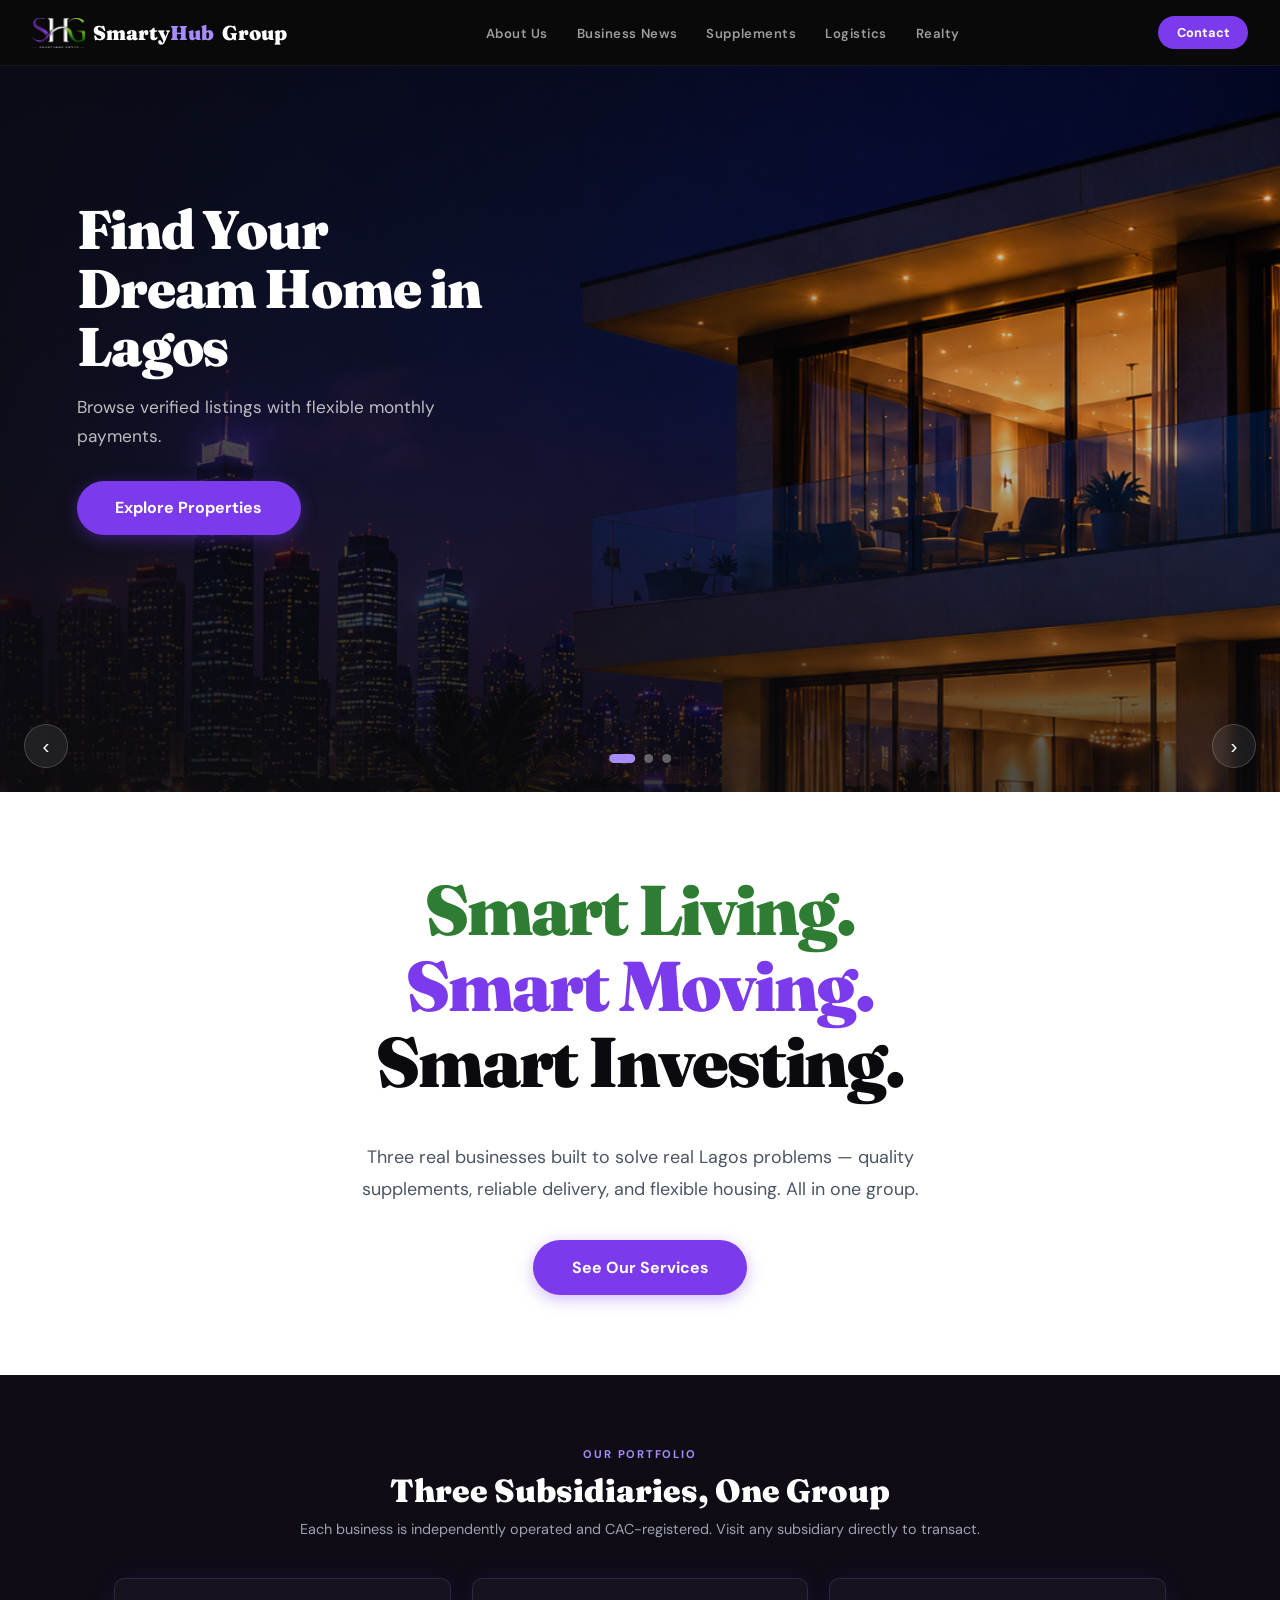
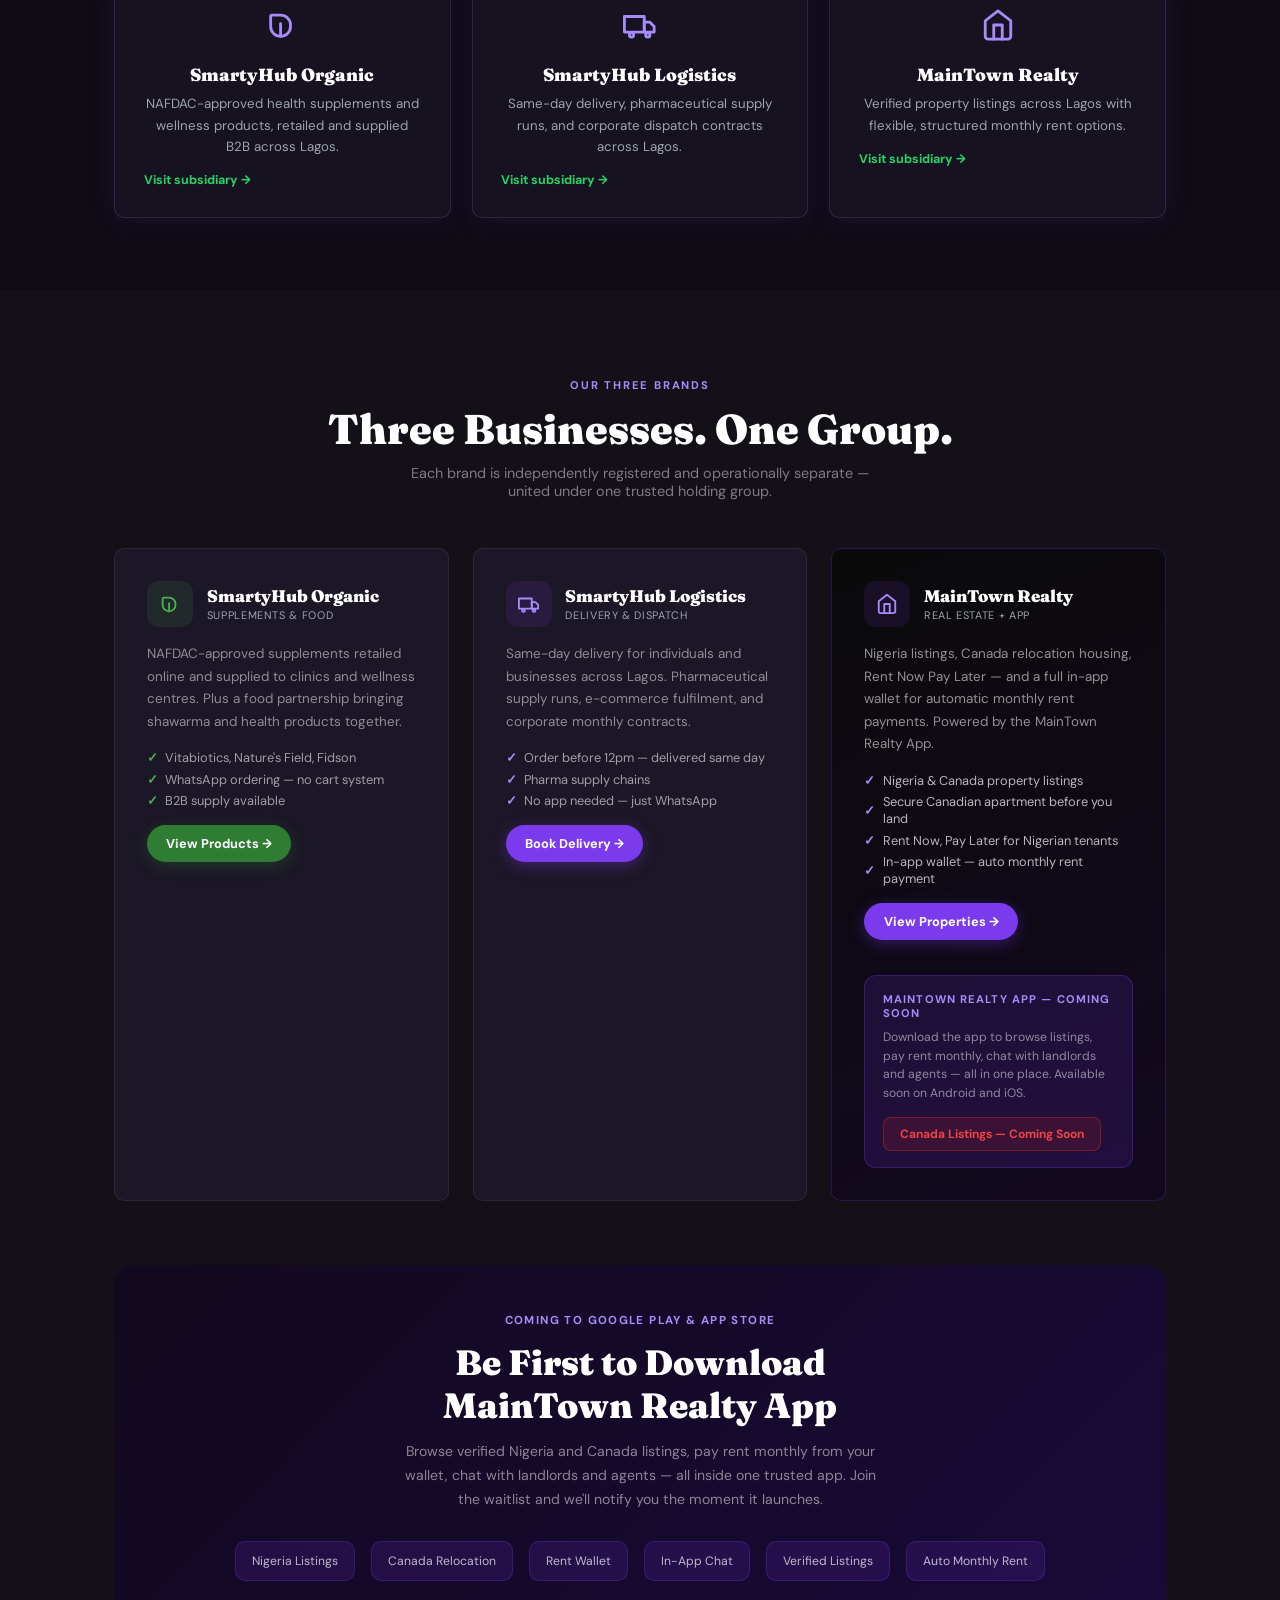
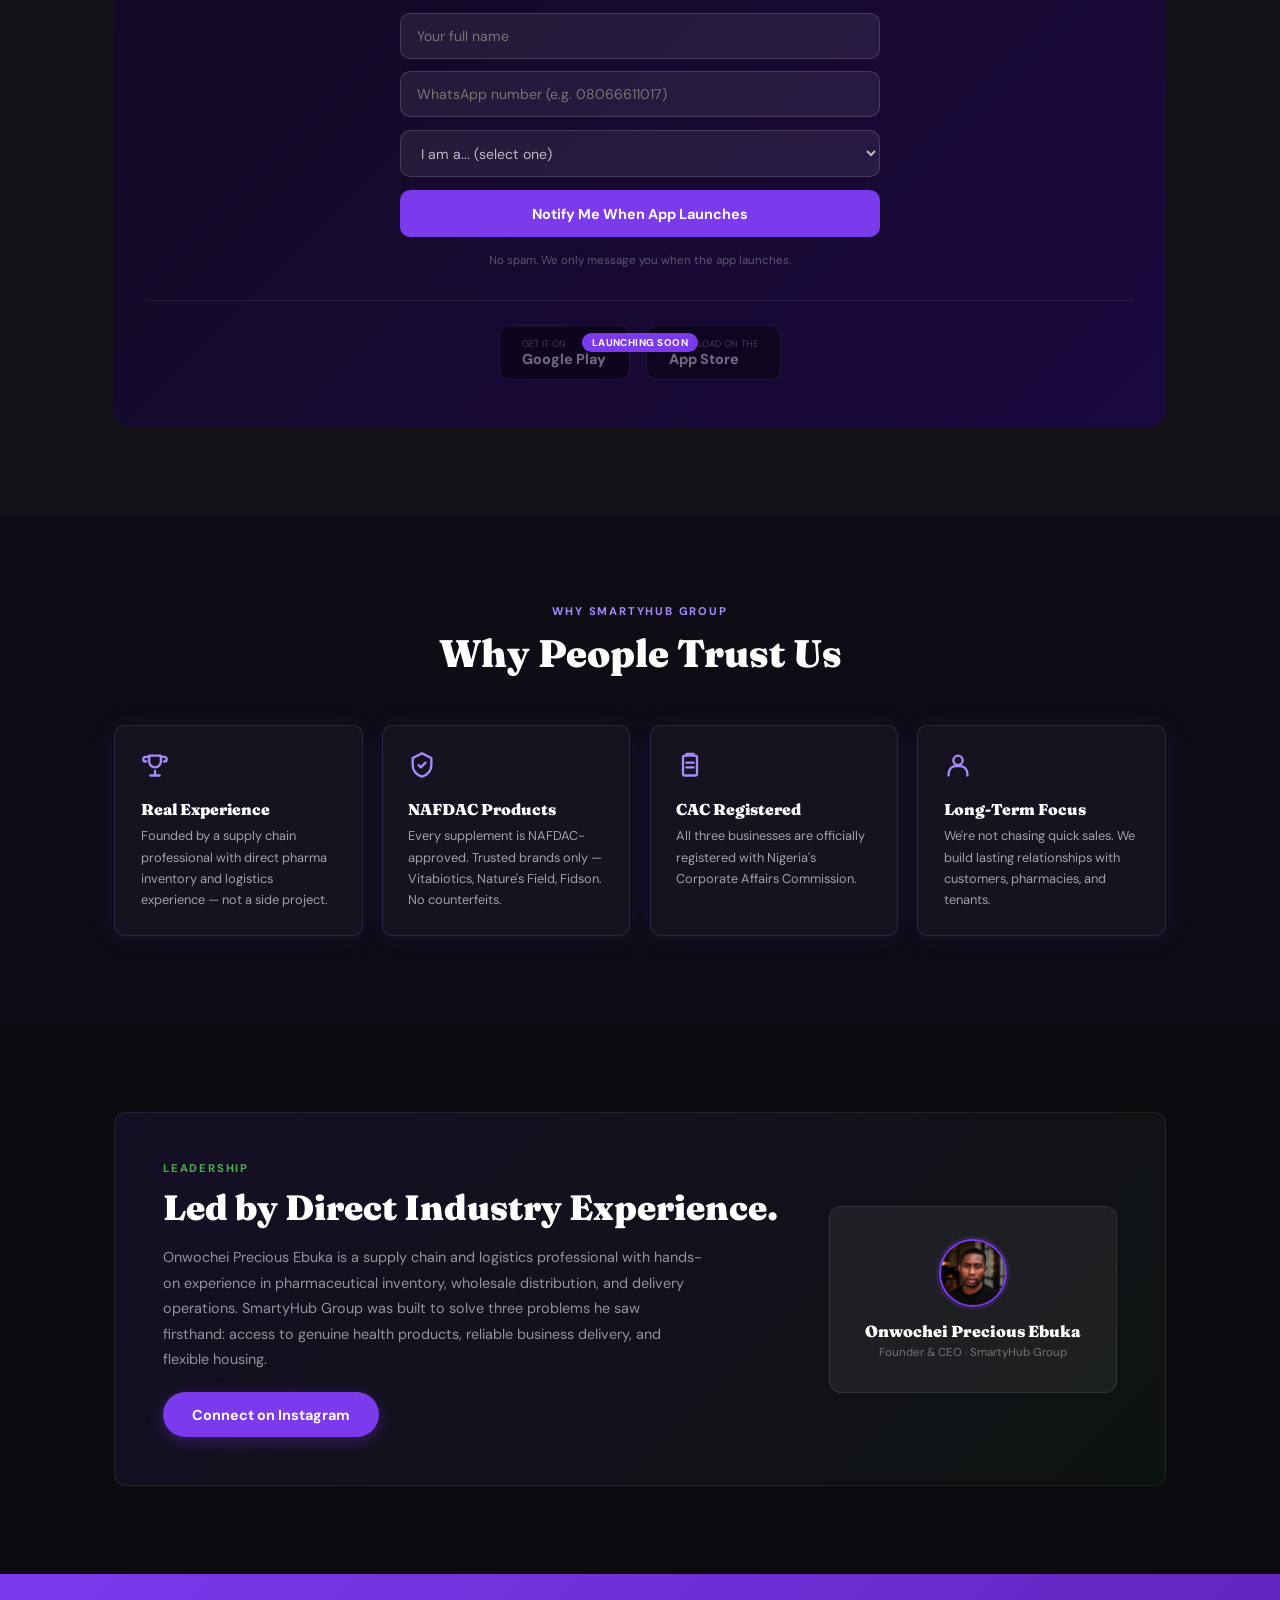
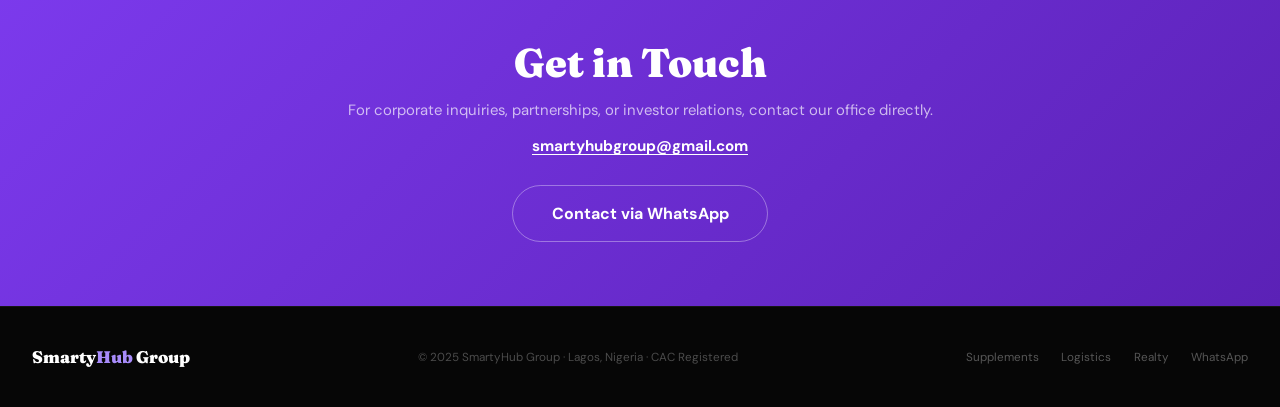
<file: smartyhub.html>
<!DOCTYPE html>
<html lang="en">
<head>
<meta charset="UTF-8"/>
<meta name="viewport" content="width=device-width,initial-scale=1"/>
<title>SmartyHub Group — Supplements · Logistics · Real Estate · Lagos</title>
<link rel="icon" href="favicon.ico" sizes="any"/>
<link rel="icon" type="image/png" sizes="192x192" href="icon-192.png"/>
<link rel="icon" type="image/png" sizes="512x512" href="icon-512.png"/>
<link rel="apple-touch-icon" href="apple-touch-icon.png"/>
<link rel="stylesheet" href="style.css"/>
<style>
/* ── HOME-SPECIFIC ── */

/* HERO SLIDER */
.hero-slider { position:relative; height:88vh; min-height:520px; max-height:820px; overflow:hidden; }
.hs-slide {
  position:absolute; inset:0; opacity:0; visibility:hidden; transition:opacity .8s ease;
  background-size:cover; background-position:center 22%;
  display:flex; align-items:center;
}
.hs-slide.active { opacity:1; visibility:visible; z-index:1; }
.hs-slide::after {
  content:''; position:absolute; inset:0;
  background:linear-gradient(90deg, rgba(11,11,15,.88) 0%, rgba(11,11,15,.55) 45%, rgba(11,11,15,.25) 75%),
             linear-gradient(0deg, rgba(11,11,15,.65) 0%, transparent 45%);
}
.hs-content { position:relative; z-index:2; max-width:560px; padding:0 6vw; padding-bottom:3.5rem; }
.hs-slide h2 {
  font-family:'Fraunces',serif; font-weight:900; color:var(--wh);
  font-size:clamp(2rem,5vw,3.4rem); line-height:1.08; letter-spacing:-.02em; margin-bottom:1rem;
  opacity:0; transform:translateY(24px); transition:opacity .6s ease, transform .6s ease; transition-delay:.15s;
}
.hs-slide p {
  font-size:clamp(.9rem,1.6vw,1.08rem); color:rgba(255,255,255,.72); line-height:1.7; max-width:460px; margin-bottom:1.8rem;
  opacity:0; transform:translateY(24px); transition:opacity .6s ease, transform .6s ease; transition-delay:.32s;
}
.hs-slide .btn {
  opacity:0; transform:translateY(24px); transition:opacity .6s ease, transform .6s ease; transition-delay:.5s;
}
.hs-slide.active h2, .hs-slide.active p, .hs-slide.active .btn { opacity:1; transform:translateY(0); }

.hs-dots { position:absolute; z-index:3; bottom:1.8rem; left:50%; transform:translateX(-50%); display:flex; gap:.55rem; }
.hs-dot { width:9px; height:9px; border-radius:50%; background:rgba(255,255,255,.35); border:none; cursor:pointer; padding:0; transition:all .25s; }
.hs-dot.active { background:var(--pl); width:26px; border-radius:5px; }

.hs-arrow {
  position:absolute; z-index:3; bottom:1.5rem; top:auto;
  width:44px; height:44px; border-radius:50%; background:rgba(255,255,255,.08);
  border:1px solid rgba(255,255,255,.18); color:#fff; font-size:1.3rem; cursor:pointer;
  display:flex; align-items:center; justify-content:center; transition:background .2s, border-color .2s;
  backdrop-filter:blur(4px);
}
.hs-arrow:hover { background:rgba(124,58,237,.35); border-color:var(--pl); }
.hs-prev { left:1.5rem; }
.hs-next { right:1.5rem; }

@media(max-width:700px) {
  .hero-slider { height:78vh; min-height:460px; }
  .hs-content { max-width:100%; padding:0 1.6rem; }
  .hs-arrow { width:36px; height:36px; font-size:1.1rem; }
  .hs-prev { left:.7rem; } .hs-next { right:.7rem; }
}

/* SMART LIVING STRIP */
.smart-strip {
  background:#ffffff; padding:5rem 1.5rem; text-align:center;
}
.smart-strip h2 {
  font-size:clamp(2.2rem,6vw,4.4rem); font-family:'Fraunces',serif; font-weight:900;
  line-height:1.08; letter-spacing:-.03em; margin-bottom:.6em;
}
.smart-strip .sl-green { color:var(--g); display:block; }
.smart-strip .sl-purple { color:var(--p); display:block; }
.smart-strip .sl-black { color:#0b0b0f; display:block; }
.smart-strip p {
  font-size:clamp(.95rem,2vw,1.12rem); color:#4B5563;
  max-width:560px; line-height:1.75; margin:0 auto 2.2rem;
}

/* SCROLL-TRIGGERED REVEAL */
.reveal { opacity:0; transform:translateY(28px); transition:opacity .7s ease, transform .7s ease; }
.reveal.in-view { opacity:1; transform:translateY(0); }
.reveal.delay-1.in-view { transition-delay:.1s; }
.reveal.delay-2.in-view { transition-delay:.22s; }

.hero {
  min-height:100vh; display:flex; flex-direction:column;
  justify-content:center; align-items:center; text-align:center;
  padding:9rem 1.5rem 5rem;
  background:
    radial-gradient(ellipse 60% 45% at 70% 25%, rgba(124,58,237,.12) 0%, transparent 60%),
    radial-gradient(ellipse 45% 40% at 15% 80%, rgba(46,125,50,.09) 0%, transparent 55%),
    var(--bk);
  position:relative; overflow:hidden;
}
.hero::after {
  content:'';position:absolute;inset:0;pointer-events:none;
  background:repeating-linear-gradient(0deg,transparent,transparent 59px,rgba(255,255,255,.018) 60px),
             repeating-linear-gradient(90deg,transparent,transparent 59px,rgba(255,255,255,.018) 60px);
}
.hero-badge {
  display:inline-flex; align-items:center; gap:.45rem;
  background:rgba(124,58,237,.18); border:1px solid rgba(167,139,250,.3);
  color:#C4B5FD; font-size:.7rem; font-weight:700; letter-spacing:.14em;
  text-transform:uppercase; padding:.38rem 1.1rem; border-radius:50px; margin-bottom:1.6rem;
}
.hero h1 {
  font-size:clamp(2.8rem,7.5vw,6.2rem);
  font-family:'Fraunces',serif; font-weight:900;
  line-height:1.04; letter-spacing:-.03em; margin-bottom:.5em;
}
.hero h1 .line-g { color:var(--gl); display:block; }
.hero h1 .line-p { color:var(--pl); display:block; }
.hero-sub {
  font-size:clamp(.95rem,2vw,1.18rem); color:rgba(255,255,255,.55);
  max-width:520px; line-height:1.78; margin:0 auto 2.4rem;
}
.hero-btns { display:flex; gap:.9rem; flex-wrap:wrap; justify-content:center; margin-bottom:4rem; }
.hero-stats { display:flex; gap:2.8rem; flex-wrap:wrap; justify-content:center; }
.stat-n { font-family:'Fraunces',serif; font-size:2rem; font-weight:900; color:var(--pl); }
.stat-l { font-size:.72rem; color:rgba(255,255,255,.38); text-transform:uppercase; letter-spacing:.09em; margin-top:.15rem; }

/* QUICK ACTIONS */
.qa-section { background:var(--ow); padding:4.5rem 0; }
.qa-title { font-size:clamp(1.5rem,3vw,2rem); color:var(--wh); margin-bottom:.6rem; }
.qa-sub { font-size:.9rem; color:var(--gr); margin-bottom:2.5rem; }
.qa-grid { display:grid; grid-template-columns:repeat(3,1fr); gap:1.3rem; }
.qa-card {
  background:var(--card); border-radius:10px; padding:1.8rem;
  border:1.5px solid var(--bd); box-shadow:var(--shadow);
  display:flex; flex-direction:column; gap:.5rem; color:var(--wh);
  transition:transform .22s, box-shadow .22s, border-color .22s;
}
.qa-card:hover { transform:translateY(-6px); box-shadow:0 14px 36px rgba(37,211,102,.13); border-color:var(--wa); }
.qa-icon { font-size:2rem; margin-bottom:.3rem; color:var(--pl); }
.qa-icon svg { width:34px; height:34px; }
.qa-card h3 { font-family:'Fraunces',serif; font-size:1.1rem; font-weight:900; }
.qa-card p { font-size:.83rem; color:var(--gr); line-height:1.62; }
.qa-link { font-size:.78rem; font-weight:700; color:var(--wa); margin-top:.4rem; display:flex; align-items:center; gap:.3rem; }

/* BRANDS */
.brands-section { background:var(--bk2); padding:5.5rem 0; }
.brand-cards { display:grid; grid-template-columns:repeat(3,1fr); gap:1.5rem; margin-top:3rem; }
.brand-card {
  background:var(--bk3); border:1px solid rgba(255,255,255,.07); border-radius:10px;
  padding:2rem; display:flex; flex-direction:column; gap:1rem;
  transition:transform .22s, border-color .22s;
}
.brand-card:hover { transform:translateY(-5px); border-color:rgba(167,139,250,.3); }
.brand-top { display:flex; align-items:center; gap:.85rem; }
.brand-ico { width:46px; height:46px; border-radius:12px; display:flex; align-items:center; justify-content:center; flex-shrink:0; }
.brand-ico svg { width:22px; height:22px; }
.ico-g { background:rgba(76,175,80,.12); color:var(--gl); }
.ico-p { background:rgba(124,58,237,.12); color:var(--pl); }
.brand-name { font-family:'Fraunces',serif; font-size:1.05rem; font-weight:900; }
.brand-tag  { font-size:.68rem; color:var(--gr); text-transform:uppercase; letter-spacing:.06em; margin-top:.08rem; }
.brand-desc { font-size:.84rem; color:rgba(255,255,255,.5); line-height:1.68; }
.brand-list { list-style:none; display:flex; flex-direction:column; gap:.28rem; }
.brand-list li { font-size:.8rem; color:rgba(255,255,255,.58); display:flex; align-items:center; gap:.45rem; }
.chk-g { color:var(--gl); font-weight:700; }
.chk-p { color:var(--pl); font-weight:700; }

/* TRUST */
.trust-section { background:var(--ow); padding:5.5rem 0; }
.trust-grid { display:grid; grid-template-columns:repeat(4,1fr); gap:1.2rem; margin-top:3rem; }
.trust-card { background:var(--card); border-radius:10px; padding:1.6rem; border:1px solid var(--bd); box-shadow:var(--shadow); }
.trust-ico { font-size:1.7rem; margin-bottom:.8rem; color:var(--pl); }
.trust-ico svg { width:28px; height:28px; }
.trust-card h4 { font-family:'Fraunces',serif; font-size:.98rem; font-weight:900; color:var(--wh); margin-bottom:.4rem; }
.trust-card p { font-size:.8rem; color:var(--gr); line-height:1.65; }

/* FOUNDER */
.founder-section { background:var(--bk); padding:5.5rem 0; }
.founder-box {
  background:linear-gradient(135deg,rgba(124,58,237,.10),rgba(46,125,50,.07));
  border:1px solid rgba(255,255,255,.08); border-radius:12px;
  padding:3rem; display:grid; grid-template-columns:1fr auto; gap:3rem; align-items:center;
}
.founder-text h2 { font-size:clamp(1.5rem,3vw,2.2rem); margin-bottom:1rem; }
.founder-text p { font-size:.9rem; color:rgba(255,255,255,.55); line-height:1.78; margin-bottom:1.2rem; max-width:540px; }
.founder-chip {
  background:rgba(255,255,255,.06); border:1px solid rgba(255,255,255,.09);
  border-radius:12px; padding:2rem 2.2rem; text-align:center; min-width:200px;
}
.fc-avatar { width:68px; height:68px; border-radius:50%; object-fit:cover; object-position:center 20%; border:2px solid var(--p); box-shadow:0 0 0 3px rgba(124,58,237,.18); display:block; margin:0 auto .9rem; }
.fc-name { font-family:'Fraunces',serif; font-size:1rem; font-weight:900; margin-bottom:.22rem; }
.fc-role { font-size:.72rem; color:rgba(255,255,255,.38); }

/* CTA BAND */
.cta-band { background:linear-gradient(135deg,var(--p) 0%,#5B21B6 100%); padding:4rem 0; text-align:center; }
.cta-band h2 { font-size:clamp(1.6rem,3.5vw,2.5rem); margin-bottom:.8rem; }
.cta-band p { font-size:.93rem; color:rgba(255,255,255,.68); margin-bottom:2rem; }
.cta-band-btns { display:flex; gap:1rem; justify-content:center; flex-wrap:wrap; }

@media(max-width:900px) {
  .qa-grid,.brand-cards { grid-template-columns:1fr 1fr; }
  .trust-grid { grid-template-columns:1fr 1fr; }
  .founder-box { grid-template-columns:1fr; }
  .founder-chip { min-width:auto; }
}
@media(max-width:580px) {
  .qa-grid,.brand-cards,.trust-grid { grid-template-columns:1fr; }
}
</style>
</head>
<body>

<!-- NAV -->
<nav class="nav">
  <a href="smartyhub.html" class="nav-logo"><img src="images/brand/shg-icon.png" alt="SmartyHub Group" class="nav-logo-icon"/><span>Smarty<em>Hub</em></span><span>Group</span></a>
  <ul class="nav-links" id="navLinks">
    <li><a href="about-smartyhub.html">About Us</a></li>
    <li><a href="business-news.html">Business News</a></li>
    <li><a href="organic.html">Supplements</a></li>
    <li><a href="logistics.html">Logistics</a></li>
    <li><a href="index.html">Realty</a></li>
  </ul>
  <a href="#contact" class="nav-cta" style="background:var(--p)">Contact</a>
  <button class="nav-toggle" id="navToggle" onclick="toggleNavMenu()" aria-label="Menu"><span></span><span></span><span></span></button>
</nav>
<script>
function toggleNavMenu() {
  document.getElementById('navLinks').classList.toggle('open');
  document.getElementById('navToggle').classList.toggle('open');
}
</script>

<!-- HERO SLIDER -->
<section class="hero-slider" id="heroSlider">
  <div class="hs-slide active" style="background-image:url('images/slide-real-estate.png')">
    <div class="hs-content">
      <h2>Find Your Dream Home in Lagos</h2>
      <p>Browse verified listings with flexible monthly payments.</p>
      <a href="https://maintownrealty.com" class="btn btn-p btn-lg" target="_blank">Explore Properties</a>
    </div>
  </div>
  <div class="hs-slide" style="background-image:url('images/slide-logistics.png')">
    <div class="hs-content">
      <h2>Fast &amp; Reliable Delivery</h2>
      <p>Same-day delivery across Lagos. No app needed.</p>
      <a href="logistics.html" class="btn btn-p btn-lg">Send a Package</a>
    </div>
  </div>
  <div class="hs-slide" style="background-image:url('images/slide-organic.png')">
    <div class="hs-content">
      <h2>Healthy Living Starts Here</h2>
      <p>Fresh fruits, premium supplements, shawarma &amp; organic drinks.</p>
      <a href="organic.html" class="btn btn-g btn-lg">Shop Now</a>
    </div>
  </div>

  <button class="hs-arrow hs-prev" onclick="hsNav(-1)" aria-label="Previous slide">‹</button>
  <button class="hs-arrow hs-next" onclick="hsNav(1)" aria-label="Next slide">›</button>
  <div class="hs-dots" id="hsDots">
    <button class="hs-dot active" onclick="hsGoTo(0)" aria-label="Slide 1"></button>
    <button class="hs-dot" onclick="hsGoTo(1)" aria-label="Slide 2"></button>
    <button class="hs-dot" onclick="hsGoTo(2)" aria-label="Slide 3"></button>
  </div>
</section>
<script>
(function() {
  const slides = document.querySelectorAll('.hs-slide');
  const dots = document.querySelectorAll('.hs-dot');
  const slider = document.getElementById('heroSlider');
  let current = 0;
  let timer = null;
  const AUTO_MS = 5000;

  function show(i) {
    slides[current].classList.remove('active');
    dots[current].classList.remove('active');
    current = (i + slides.length) % slides.length;
    slides[current].classList.add('active');
    dots[current].classList.add('active');
  }
  window.hsGoTo = function(i) { show(i); restart(); };
  window.hsNav = function(dir) { show(current + dir); restart(); };

  function start() { timer = setInterval(() => show(current + 1), AUTO_MS); }
  function restart() { clearInterval(timer); start(); }
  start();

  // pause on hover (desktop)
  slider.addEventListener('mouseenter', () => clearInterval(timer));
  slider.addEventListener('mouseleave', start);

  // swipe support (mobile)
  let touchStartX = 0;
  slider.addEventListener('touchstart', e => { touchStartX = e.changedTouches[0].screenX; }, {passive:true});
  slider.addEventListener('touchend', e => {
    const dx = e.changedTouches[0].screenX - touchStartX;
    if (Math.abs(dx) > 40) { dx > 0 ? hsNav(-1) : hsNav(1); }
  }, {passive:true});
})();
</script>

<!-- SMART LIVING STRIP -->
<section class="smart-strip">
  <h2 class="reveal">
    <span class="sl-green">Smart Living.</span>
    <span class="sl-purple">Smart Moving.</span>
    <span class="sl-black">Smart Investing.</span>
  </h2>
  <p class="reveal delay-1">Three real businesses built to solve real Lagos problems — quality supplements, reliable delivery, and flexible housing. All in one group.</p>
  <div class="reveal delay-2">
    <a href="#services" class="btn btn-p btn-lg">See Our Services</a>
  </div>
</section>
<script>
const revealEls = document.querySelectorAll('.reveal');
const revealObserver = new IntersectionObserver((entries) => {
  entries.forEach(entry => {
    if (entry.isIntersecting) {
      entry.target.classList.add('in-view');
      revealObserver.unobserve(entry.target);
    }
  });
}, { threshold: 0.15 });
revealEls.forEach(el => revealObserver.observe(el));
</script>

<!-- QUICK ACTIONS -->
<section class="qa-section" id="services">
  <div class="wrap center">
    <span class="eyebrow eyebrow-p">Our Portfolio</span>
    <h2 class="qa-title">Three Subsidiaries, One Group</h2>
    <p class="qa-sub">Each business is independently operated and CAC-registered. Visit any subsidiary directly to transact.</p>
    <div class="qa-grid">
      <a href="organic.html" class="qa-card">
        <div class="qa-icon"><svg viewBox="0 0 24 24" fill="none" stroke="currentColor" stroke-width="2" stroke-linecap="round" stroke-linejoin="round"><path d="M11 20A7 7 0 0 1 4 13V6a1 1 0 0 1 1-1h6a7 7 0 0 1 7 7v1a7 7 0 0 1-7 7z"/><path d="M11 20v-9"/></svg></div>
        <h3>SmartyHub Organic</h3>
        <p>NAFDAC-approved health supplements and wellness products, retailed and supplied B2B across Lagos.</p>
        <div class="qa-link">Visit subsidiary →</div>
      </a>
      <a href="logistics.html" class="qa-card">
        <div class="qa-icon"><svg viewBox="0 0 24 24" fill="none" stroke="currentColor" stroke-width="2" stroke-linecap="round" stroke-linejoin="round"><rect x="1" y="6" width="14" height="11"/><path d="M15 10h4l3 3v4h-7z"/><circle cx="6" cy="19" r="1.5"/><circle cx="17.5" cy="19" r="1.5"/></svg></div>
        <h3>SmartyHub Logistics</h3>
        <p>Same-day delivery, pharmaceutical supply runs, and corporate dispatch contracts across Lagos.</p>
        <div class="qa-link">Visit subsidiary →</div>
      </a>
      <a href="index.html" class="qa-card">
        <div class="qa-icon"><svg viewBox="0 0 24 24" fill="none" stroke="currentColor" stroke-width="2" stroke-linecap="round" stroke-linejoin="round"><path d="M3 9l9-7 9 7v11a2 2 0 0 1-2 2H5a2 2 0 0 1-2-2z"/><path d="M9 22V12h6v10"/></svg></div>
        <h3>MainTown Realty</h3>
        <p>Verified property listings across Lagos with flexible, structured monthly rent options.</p>
        <div class="qa-link">Visit subsidiary →</div>
      </a>
    </div>
  </div>
</section>

<!-- BRANDS -->
<section class="brands-section">
  <div class="wrap">
    <div class="center">
      <span class="eyebrow eyebrow-p">Our Three Brands</span>
      <h2 style="font-size:clamp(1.7rem,3.5vw,2.6rem)">Three Businesses. One Group.</h2>
      <p style="color:rgba(255,255,255,.45);font-size:.9rem;margin-top:.6rem;max-width:480px;margin-left:auto;margin-right:auto">Each brand is independently registered and operationally separate — united under one trusted holding group.</p>
    </div>
    <div class="brand-cards">
      <!-- Organic -->
      <div class="brand-card">
        <div class="brand-top">
          <div class="brand-ico ico-g"><svg viewBox="0 0 24 24" fill="none" stroke="currentColor" stroke-width="2" stroke-linecap="round" stroke-linejoin="round"><path d="M11 20A7 7 0 0 1 4 13V6a1 1 0 0 1 1-1h6a7 7 0 0 1 7 7v1a7 7 0 0 1-7 7z"/><path d="M11 20v-9"/></svg></div>
          <div><div class="brand-name">SmartyHub Organic</div><div class="brand-tag">Supplements &amp; Food</div></div>
        </div>
        <p class="brand-desc">NAFDAC-approved supplements retailed online and supplied to clinics and wellness centres. Plus a food partnership bringing shawarma and health products together.</p>
        <ul class="brand-list">
          <li><span class="chk-g">✓</span> Vitabiotics, Nature's Field, Fidson</li>
          <li><span class="chk-g">✓</span> WhatsApp ordering — no cart system</li>
          <li><span class="chk-g">✓</span> B2B supply available</li>
        </ul>
        <a href="organic.html" class="btn btn-g btn-sm" style="align-self:flex-start">View Products →</a>
      </div>
      <!-- Logistics -->
      <div class="brand-card">
        <div class="brand-top">
          <div class="brand-ico ico-p"><svg viewBox="0 0 24 24" fill="none" stroke="currentColor" stroke-width="2" stroke-linecap="round" stroke-linejoin="round"><rect x="1" y="6" width="14" height="11"/><path d="M15 10h4l3 3v4h-7z"/><circle cx="6" cy="19" r="1.5"/><circle cx="17.5" cy="19" r="1.5"/></svg></div>
          <div><div class="brand-name">SmartyHub Logistics</div><div class="brand-tag">Delivery &amp; Dispatch</div></div>
        </div>
        <p class="brand-desc">Same-day delivery for individuals and businesses across Lagos. Pharmaceutical supply runs, e-commerce fulfilment, and corporate monthly contracts.</p>
        <ul class="brand-list">
          <li><span class="chk-p">✓</span> Order before 12pm — delivered same day</li>
          <li><span class="chk-p">✓</span> Pharma supply chains</li>
          <li><span class="chk-p">✓</span> No app needed — just WhatsApp</li>
        </ul>
        <a href="logistics.html" class="btn btn-p btn-sm" style="align-self:flex-start">Book Delivery →</a>
      </div>
      <!-- Realty -->
      <div class="brand-card" style="border-color:rgba(124,58,237,.25);background:linear-gradient(160deg,#0A0A0A 0%,#12091F 100%);">
        <div class="brand-top">
          <div class="brand-ico ico-p"><svg viewBox="0 0 24 24" fill="none" stroke="currentColor" stroke-width="2" stroke-linecap="round" stroke-linejoin="round"><path d="M3 9l9-7 9 7v11a2 2 0 0 1-2 2H5a2 2 0 0 1-2-2z"/><path d="M9 22V12h6v10"/></svg></div>
          <div>
            <div class="brand-name" style="color:#fff">MainTown Realty</div>
            <div class="brand-tag">Real Estate + App</div>
          </div>
        </div>
        <p class="brand-desc" style="color:rgba(255,255,255,.55)">Nigeria listings, Canada relocation housing, Rent Now Pay Later — and a full in-app wallet for automatic monthly rent payments. Powered by the MainTown Realty App.</p>
        <ul class="brand-list">
          <li><span class="chk-p">✓</span> <span style="color:rgba(255,255,255,.7)">Nigeria & Canada property listings</span></li>
          <li><span class="chk-p">✓</span> <span style="color:rgba(255,255,255,.7)">Secure Canadian apartment before you land</span></li>
          <li><span class="chk-p">✓</span> <span style="color:rgba(255,255,255,.7)">Rent Now, Pay Later for Nigerian tenants</span></li>
          <li><span class="chk-p">✓</span> <span style="color:rgba(255,255,255,.7)">In-app wallet — auto monthly rent payment</span></li>
        </ul>
        <a href="index.html" class="btn btn-p btn-sm" style="align-self:flex-start">View Properties →</a>

        <!-- APP DOWNLOAD BANNER -->
        <div style="margin-top:1.2rem;background:rgba(124,58,237,.15);border:1px solid rgba(124,58,237,.3);border-radius:12px;padding:1rem 1.1rem;">
          <div style="font-size:.7rem;font-weight:700;letter-spacing:.1em;text-transform:uppercase;color:#A78BFA;margin-bottom:.5rem">MainTown Realty App — Coming Soon</div>
          <p style="font-size:.76rem;color:rgba(255,255,255,.5);line-height:1.55;margin-bottom:.9rem">Download the app to browse listings, pay rent monthly, chat with landlords and agents — all in one place. Available soon on Android and iOS.</p>
          <div style="display:flex;gap:.6rem;flex-wrap:wrap;">
            <a href="index.html#canada" style="display:flex;align-items:center;gap:.5rem;background:rgba(213,43,30,.15);border:1px solid rgba(213,43,30,.4);color:#EF4444;padding:.5rem 1rem;border-radius:8px;font-size:.75rem;font-weight:700;text-decoration:none;">
              Canada Listings — Coming Soon
            </a>
          </div>
        </div>
      </div>
    </div>

    <!-- APP WAITLIST SECTION -->
    <div id="app-waitlist" style="margin-top:4rem;background:linear-gradient(135deg,#12091F 0%,#1a0a3e 100%);border-radius:20px;padding:3rem 2rem;text-align:center;">
      <div style="font-size:.72rem;font-weight:700;letter-spacing:.12em;text-transform:uppercase;color:#A78BFA;margin-bottom:.8rem">Coming to Google Play & App Store</div>
      <h2 style="font-family:'Fraunces',serif;font-size:clamp(1.5rem,3vw,2.2rem);color:#fff;margin-bottom:.8rem">Be First to Download<br/>MainTown Realty App</h2>
      <p style="color:rgba(255,255,255,.5);font-size:.88rem;max-width:480px;margin:0 auto 1.8rem;line-height:1.7">Browse verified Nigeria and Canada listings, pay rent monthly from your wallet, chat with landlords and agents — all inside one trusted app. Join the waitlist and we'll notify you the moment it launches.</p>

      <!-- FEATURES ROW -->
      <div style="display:flex;gap:1rem;flex-wrap:wrap;justify-content:center;margin-bottom:2rem;">
        <div style="background:rgba(124,58,237,.15);border:1px solid rgba(124,58,237,.25);border-radius:10px;padding:.7rem 1rem;font-size:.76rem;color:rgba(255,255,255,.7);">Nigeria Listings</div>
        <div style="background:rgba(124,58,237,.15);border:1px solid rgba(124,58,237,.25);border-radius:10px;padding:.7rem 1rem;font-size:.76rem;color:rgba(255,255,255,.7);">Canada Relocation</div>
        <div style="background:rgba(124,58,237,.15);border:1px solid rgba(124,58,237,.25);border-radius:10px;padding:.7rem 1rem;font-size:.76rem;color:rgba(255,255,255,.7);">Rent Wallet</div>
        <div style="background:rgba(124,58,237,.15);border:1px solid rgba(124,58,237,.25);border-radius:10px;padding:.7rem 1rem;font-size:.76rem;color:rgba(255,255,255,.7);">In-App Chat</div>
        <div style="background:rgba(124,58,237,.15);border:1px solid rgba(124,58,237,.25);border-radius:10px;padding:.7rem 1rem;font-size:.76rem;color:rgba(255,255,255,.7);">Verified Listings</div>
        <div style="background:rgba(124,58,237,.15);border:1px solid rgba(124,58,237,.25);border-radius:10px;padding:.7rem 1rem;font-size:.76rem;color:rgba(255,255,255,.7);">Auto Monthly Rent</div>
      </div>

      <!-- WAITLIST FORM -->
      <div style="max-width:480px;margin:0 auto;">
        <div style="display:flex;flex-direction:column;gap:.8rem;">
          <input type="text" id="wl-name" placeholder="Your full name" style="width:100%;padding:.8rem 1rem;border-radius:10px;border:1px solid rgba(255,255,255,.15);background:rgba(255,255,255,.07);color:#fff;font-size:.88rem;font-family:inherit;outline:none;" />
          <input type="tel" id="wl-phone" placeholder="WhatsApp number (e.g. 08066611017)" style="width:100%;padding:.8rem 1rem;border-radius:10px;border:1px solid rgba(255,255,255,.15);background:rgba(255,255,255,.07);color:#fff;font-size:.88rem;font-family:inherit;outline:none;" />
          <select id="wl-type" style="width:100%;padding:.8rem 1rem;border-radius:10px;border:1px solid rgba(255,255,255,.15);background:rgba(255,255,255,.07);color:rgba(255,255,255,.7);font-size:.88rem;font-family:inherit;outline:none;">
            <option value="">I am a... (select one)</option>
            <option value="tenant">Tenant — looking for a home</option>
            <option value="landlord">Landlord — I have property to list</option>
            <option value="agent">House Agent — I list for clients</option>
            <option value="canada">Relocating to Canada</option>
          </select>
          <button onclick="joinWaitlist()" style="width:100%;padding:.9rem;background:#7C3AED;color:#fff;border:none;border-radius:10px;font-size:.9rem;font-weight:700;cursor:pointer;font-family:inherit;transition:opacity .2s;">
            Notify Me When App Launches
          </button>
        </div>
        <div id="wl-success" style="display:none;margin-top:1rem;background:rgba(46,125,50,.2);border:1px solid #2E7D32;border-radius:10px;padding:1rem;color:#86EFAC;font-size:.84rem;">
          You're on the list! We'll WhatsApp you the moment MainTown Realty App goes live on Google Play and App Store.
        </div>
        <p style="margin-top:1rem;font-size:.72rem;color:rgba(255,255,255,.3);">No spam. We only message you when the app launches.</p>
      </div>

      <!-- DOWNLOAD BUTTONS (active when app is live) -->
      <div style="display:flex;gap:1rem;justify-content:center;flex-wrap:wrap;margin-top:2rem;padding-top:1.5rem;border-top:1px solid rgba(255,255,255,.08);">
        <div style="opacity:.4;pointer-events:none;">
          <a href="#" style="display:flex;align-items:center;gap:.7rem;background:#000;border:1px solid rgba(255,255,255,.2);color:#fff;padding:.7rem 1.4rem;border-radius:10px;text-decoration:none;">
            
            <div style="text-align:left;">
              <div style="font-size:.6rem;color:rgba(255,255,255,.5);">GET IT ON</div>
              <div style="font-size:.9rem;font-weight:700;">Google Play</div>
            </div>
          </a>
        </div>
        <div style="opacity:.4;pointer-events:none;">
          <a href="#" style="display:flex;align-items:center;gap:.7rem;background:#000;border:1px solid rgba(255,255,255,.2);color:#fff;padding:.7rem 1.4rem;border-radius:10px;text-decoration:none;">
            
            <div style="text-align:left;">
              <div style="font-size:.6rem;color:rgba(255,255,255,.5);">DOWNLOAD ON THE</div>
              <div style="font-size:.9rem;font-weight:700;">App Store</div>
            </div>
          </a>
        </div>
        <div style="position:absolute;margin-top:.3rem;">
          <span style="background:#7C3AED;color:#fff;font-size:.62rem;font-weight:700;padding:.2rem .6rem;border-radius:20px;letter-spacing:.05em;">LAUNCHING SOON</span>
        </div>
      </div>
    </div>

    <script>
    function joinWaitlist() {
      const name = document.getElementById('wl-name').value.trim();
      const phone = document.getElementById('wl-phone').value.trim();
      const type = document.getElementById('wl-type').value;
      if (!name || !phone || !type) {
        alert('Please fill in all fields to join the waitlist.');
        return;
      }
      const msg = `Hi MainTown Realty! I want to join the app waitlist.\n\nName: ${name}\nWhatsApp: ${phone}\nI am a: ${type}\n\nPlease notify me when the app launches!`;
      window.open(`https://wa.me/2348066611017?text=${encodeURIComponent(msg)}`, '_blank');
      document.getElementById('wl-success').style.display = 'block';
      document.getElementById('wl-name').value = '';
      document.getElementById('wl-phone').value = '';
      document.getElementById('wl-type').value = '';
    }
    </script>
  </div>
</section>

<!-- TRUST -->
<section class="trust-section">
  <div class="wrap">
    <div class="center">
      <span class="eyebrow eyebrow-p">Why SmartyHub Group</span>
      <h2 style="font-size:clamp(1.7rem,3.5vw,2.4rem);color:var(--wh)">Why People Trust Us</h2>
    </div>
    <div class="trust-grid">
      <div class="trust-card"><div class="trust-ico"><svg viewBox="0 0 24 24" fill="none" stroke="currentColor" stroke-width="2" stroke-linecap="round" stroke-linejoin="round"><path d="M8 21h8M12 17v4M7 4h10v5a5 5 0 0 1-10 0z"/><path d="M7 5H4a2 2 0 0 0 0 4h.5M17 5h3a2 2 0 0 1 0 4h-.5"/></svg></div><h4>Real Experience</h4><p>Founded by a supply chain professional with direct pharma inventory and logistics experience — not a side project.</p></div>
      <div class="trust-card"><div class="trust-ico"><svg viewBox="0 0 24 24" fill="none" stroke="currentColor" stroke-width="2" stroke-linecap="round" stroke-linejoin="round"><path d="M12 2 4 6v6c0 5 3.5 8.5 8 10 4.5-1.5 8-5 8-10V6z"/><path d="M9 12l2 2 4-4"/></svg></div><h4>NAFDAC Products</h4><p>Every supplement is NAFDAC-approved. Trusted brands only — Vitabiotics, Nature's Field, Fidson. No counterfeits.</p></div>
      <div class="trust-card"><div class="trust-ico"><svg viewBox="0 0 24 24" fill="none" stroke="currentColor" stroke-width="2" stroke-linecap="round" stroke-linejoin="round"><rect x="6" y="4" width="12" height="17" rx="1.5"/><path d="M9 4V2.5h6V4"/><line x1="9" y1="10" x2="15" y2="10"/><line x1="9" y1="14" x2="15" y2="14"/></svg></div><h4>CAC Registered</h4><p>All three businesses are officially registered with Nigeria's Corporate Affairs Commission.</p></div>
      <div class="trust-card"><div class="trust-ico"><svg viewBox="0 0 24 24" fill="none" stroke="currentColor" stroke-width="2" stroke-linecap="round" stroke-linejoin="round"><circle cx="12" cy="8" r="4"/><path d="M4 21v-2a6 6 0 0 1 6-6h4a6 6 0 0 1 6 6v2"/></svg></div><h4>Long-Term Focus</h4><p>We're not chasing quick sales. We build lasting relationships with customers, pharmacies, and tenants.</p></div>
    </div>
  </div>
</section>

<!-- FOUNDER -->
<section class="founder-section">
  <div class="wrap">
    <div class="founder-box">
      <div class="founder-text">
        <span class="eyebrow eyebrow-g">Leadership</span>
        <h2>Led by Direct Industry Experience.</h2>
        <p>Onwochei Precious Ebuka is a supply chain and logistics professional with hands-on experience in pharmaceutical inventory, wholesale distribution, and delivery operations. SmartyHub Group was built to solve three problems he saw firsthand: access to genuine health products, reliable business delivery, and flexible housing.</p>
        <a href="https://www.instagram.com/preciousonwochei?igsh=NWJza2VjeXJtNHJq" class="btn btn-p" target="_blank">Connect on Instagram</a>
      </div>
      <div class="founder-chip">
        <img src="images/team/precious-ebuka.jpg" alt="Onwochei Precious Ebuka" class="fc-avatar"/>
        <div class="fc-name">Onwochei Precious Ebuka</div>
        <div class="fc-role">Founder &amp; CEO · SmartyHub Group</div>
      </div>
    </div>
  </div>
</section>

<!-- CONTACT -->
<section class="cta-band" id="contact">
  <div class="wrap">
    <h2>Get in Touch</h2>
    <p>For corporate inquiries, partnerships, or investor relations, contact our office directly.</p>
    <p style="font-size:.95rem;color:#fff;font-weight:700;margin-top:-1rem;margin-bottom:1.8rem;"><a href="mailto:smartyhubgroup@gmail.com" style="color:#fff;text-decoration:underline;text-underline-offset:3px;">smartyhubgroup@gmail.com</a></p>
    <div class="cta-band-btns">
      <a href="https://wa.me/2348066611017?text=Hi,%20I%27d%20like%20to%20get%20in%20touch%20with%20SmartyHub%20Group" class="btn btn-ghost btn-lg" target="_blank" style="border-color:rgba(255,255,255,.35)">Contact via WhatsApp</a>
    </div>
  </div>
</section>

<!-- FOOTER -->
<footer>
  <div class="footer-logo">Smarty<em>Hub</em> Group</div>
  <div class="footer-copy">© 2025 SmartyHub Group · Lagos, Nigeria · CAC Registered</div>
  <nav class="footer-nav">
    <a href="organic.html">Supplements</a>
    <a href="logistics.html">Logistics</a>
    <a href="index.html">Realty</a>
    <a href="https://wa.me/2348066611017" target="_blank">WhatsApp</a>
  </nav>
</footer>

</body>
</html>
</file>
<file: style.css>
/* ============================================
   SMARTYHUB GROUP — SHARED STYLES
   Brand: Green #2E7D32, Purple #7C3AED, Black #0A0A0A
   Font: DM Sans (body) + Fraunces (display)
============================================ */

@import url('https://fonts.googleapis.com/css2?family=Fraunces:ital,wght@0,700;0,900;1,700&family=DM+Sans:wght@400;500;600;700&display=swap');

:root {
  --g:  #2E7D32;
  --gl: #4CAF50;
  --p:  #7C3AED;
  --pl: #A78BFA;
  --bk: #0b0b0f;
  --bk2:#131018;
  --bk3:#1c1726;
  --ow: #0f0c16;
  --card: #171220;
  --card2:#1d1728;
  --bd:  rgba(167,139,250,.16);
  --gr: #9CA3AF;
  --grl: rgba(167,139,250,.1);
  --wh: #FFFFFF;
  --wa: #25D366;
  --radius: 16px;
  --shadow: 0 2px 24px rgba(124,58,237,.10);
  --shadow-lg: 0 16px 44px rgba(124,58,237,.20);
}

*, *::before, *::after { margin:0; padding:0; box-sizing:border-box; }
html { scroll-behavior:smooth; font-size:16px; }
body { font-family:'DM Sans',sans-serif; background:var(--bk); color:var(--wh); overflow-x:hidden; -webkit-font-smoothing:antialiased; }
img { max-width:100%; display:block; }
a { color:inherit; text-decoration:none; }

/* ── TYPOGRAPHY ── */
.display { font-family:'Fraunces',serif; font-weight:900; line-height:1.06; letter-spacing:-.02em; }
.serif { font-family:'Fraunces',serif; }
h1,h2,h3 { font-family:'Fraunces',serif; font-weight:900; }
.eyebrow { font-size:.7rem; font-weight:700; letter-spacing:.16em; text-transform:uppercase; display:block; margin-bottom:.65rem; }
.eyebrow-g  { color:var(--gl); }
.eyebrow-p  { color:var(--pl); }
.eyebrow-gr { color:var(--gr); }

/* ── LAYOUT ── */
.wrap { max-width:1100px; margin:0 auto; padding:0 1.5rem; }
.center { text-align:center; }
.grid-2 { display:grid; grid-template-columns:1fr 1fr; gap:3rem; align-items:center; }
.grid-3 { display:grid; grid-template-columns:repeat(3,1fr); gap:1.5rem; }
.grid-4 { display:grid; grid-template-columns:repeat(4,1fr); gap:1.2rem; }

/* ── BUTTONS ── */
.btn { display:inline-flex; align-items:center; gap:.45rem; padding:.85rem 1.8rem; border-radius:50px; font-family:'DM Sans',sans-serif; font-weight:700; font-size:.9rem; transition:transform .18s, box-shadow .18s, opacity .18s; cursor:pointer; border:none; white-space:nowrap; }
.btn:hover { transform:translateY(-2px); }
.btn-wa   { background:var(--wa);  color:#fff; box-shadow:0 4px 18px rgba(37,211,102,.32); }
.btn-wa:hover   { box-shadow:0 8px 28px rgba(37,211,102,.46); }
.btn-p    { background:var(--p);   color:#fff; box-shadow:0 4px 16px rgba(124,58,237,.35); }
.btn-p:hover    { box-shadow:0 8px 26px rgba(124,58,237,.48); }
.btn-g    { background:var(--g);   color:#fff; box-shadow:0 4px 16px rgba(46,125,50,.3); }
.btn-g:hover    { box-shadow:0 8px 26px rgba(46,125,50,.42); }
.btn-ghost{ background:transparent; color:var(--wh); border:1.5px solid rgba(255,255,255,.25); }
.btn-ghost:hover{ border-color:var(--wh); background:rgba(255,255,255,.06); }
.btn-lg   { padding:1.05rem 2.4rem; font-size:1rem; }
.btn-sm   { padding:.6rem 1.2rem; font-size:.8rem; }

/* ── NAV ── */
.nav { position:fixed; top:0; left:0; right:0; z-index:100; display:flex; align-items:center; justify-content:space-between; padding:1rem 2rem; background:rgba(10,10,10,.96); backdrop-filter:blur(14px); border-bottom:1px solid rgba(255,255,255,.06); }
.nav-logo { font-family:'Fraunces',serif; font-size:1.25rem; font-weight:900; color:var(--wh); display:flex; align-items:center; gap:.5rem; }
.nav-logo-icon { height:30px; width:auto; display:block; }
.nav-logo em { color:var(--pl); font-style:normal; }
.nav-links { display:flex; gap:1.8rem; list-style:none; }
.nav-links a { font-size:.82rem; font-weight:600; color:rgba(255,255,255,.6); letter-spacing:.04em; transition:color .18s; }
.nav-links a:hover, .nav-links a.active { color:var(--wh); }
.nav-cta { background:var(--wa); color:#fff; padding:.5rem 1.15rem; border-radius:50px; font-size:.8rem; font-weight:700; display:flex; align-items:center; gap:.35rem; transition:opacity .18s; }
.nav-toggle {
  display:none; flex-direction:column; justify-content:center; gap:5px; width:34px; height:34px;
  background:transparent; border:none; cursor:pointer; padding:0;
}
.nav-toggle span { display:block; width:100%; height:2px; background:#fff; border-radius:2px; transition:transform .2s, opacity .2s; }
.nav-toggle.open span:nth-child(1) { transform:translateY(7px) rotate(45deg); }
.nav-toggle.open span:nth-child(2) { opacity:0; }
.nav-toggle.open span:nth-child(3) { transform:translateY(-7px) rotate(-45deg); }
.nav-cta:hover { opacity:.88; }

/* ── STICKY WA ── */
.wa-float { position:fixed; bottom:1.4rem; right:1.4rem; z-index:200; }
.wa-float a { background:var(--wa); color:#fff; width:54px; height:54px; border-radius:50%; display:flex; align-items:center; justify-content:center; font-size:1.5rem; box-shadow:0 4px 18px rgba(37,211,102,.48); transition:transform .2s; }
.wa-float a:hover { transform:scale(1.1); }
.wa-dot { position:absolute; top:1px; right:1px; width:12px; height:12px; background:#ff3b3b; border-radius:50%; border:2px solid var(--bk); animation:blink 2s infinite; }
@keyframes blink { 0%,100%{transform:scale(1);opacity:1} 50%{transform:scale(1.4);opacity:.65} }

/* ── SECTION PADDING ── */
.sec { padding:5.5rem 0; }
.sec-sm { padding:3.5rem 0; }

/* ── TAGS / PILLS ── */
.pill { display:inline-block; border-radius:50px; font-size:.68rem; font-weight:700; padding:.22rem .7rem; }
.pill-g  { background:rgba(76,175,80,.12); border:1px solid rgba(76,175,80,.25); color:var(--gl); }
.pill-p  { background:rgba(124,58,237,.12); border:1px solid rgba(124,58,237,.25); color:var(--pl); }
.pill-or { background:rgba(251,146,60,.1);  border:1px solid rgba(251,146,60,.28); color:#FB923C; }

/* ── CARDS ── */
.card { border-radius:var(--radius); overflow:hidden; transition:transform .25s, box-shadow .25s; }
.card:hover { transform:translateY(-5px); box-shadow:var(--shadow-lg); }
.card-light { background:var(--card); border:1px solid var(--bd); box-shadow:var(--shadow); color:var(--wh); }
.card-dark  { background:var(--bk3); border:1px solid rgba(255,255,255,.07); }
.card-glass { background:rgba(255,255,255,.04); border:1px solid rgba(255,255,255,.08); }

/* ── DIVIDER ── */
.divider { height:1px; background:rgba(255,255,255,.07); margin:0; }
.divider-light { background:rgba(255,255,255,.08); }

/* ── FOOTER ── */
footer { background:#060606; border-top:1px solid rgba(255,255,255,.06); padding:2.5rem 2rem; display:flex; flex-wrap:wrap; align-items:center; justify-content:space-between; gap:1rem; }
.footer-logo { font-family:'Fraunces',serif; font-size:1.05rem; font-weight:900; }
.footer-logo em { color:var(--pl); font-style:normal; }
.footer-copy { font-size:.73rem; color:rgba(255,255,255,.28); }
.footer-nav { display:flex; gap:1.4rem; }
.footer-nav a { font-size:.73rem; color:rgba(255,255,255,.32); transition:color .18s; }
.footer-nav a:hover { color:var(--wh); }
.footer-parent { font-size:.7rem; color:rgba(255,255,255,.22); margin-top:1.4rem; letter-spacing:.01em; }
.footer-parent a { color:rgba(255,255,255,.4); text-decoration:underline; text-underline-offset:2px; transition:color .18s; }
.footer-parent a:hover { color:rgba(255,255,255,.7); }

/* ── ANIMATIONS ── */
@keyframes fadeUp { from{opacity:0;transform:translateY(22px)} to{opacity:1;transform:translateY(0)} }
.fade-up { animation:fadeUp .55s ease both; }
.delay-1 { animation-delay:.1s; }
.delay-2 { animation-delay:.2s; }
.delay-3 { animation-delay:.3s; }

/* ── RESPONSIVE ── */
@media(max-width:900px) {
  .grid-2 { grid-template-columns:1fr; gap:2rem; }
  .grid-3 { grid-template-columns:1fr 1fr; }
  .grid-4 { grid-template-columns:1fr 1fr; }
  .nav-links {
    display:none; position:absolute; top:100%; left:0; right:0; flex-direction:column; gap:0;
    background:rgba(10,10,10,.98); backdrop-filter:blur(14px); border-bottom:1px solid rgba(255,255,255,.08);
    padding:.5rem 1.2rem 1rem;
  }
  .nav-links.open { display:flex; }
  .nav-links li { border-top:1px solid rgba(255,255,255,.06); }
  .nav-links a { display:block; padding:.9rem .2rem; }
  .nav-toggle { display:flex; }
  .nav { padding:.9rem 1.2rem; }
}
@media(max-width:580px) {
  .grid-3, .grid-4 { grid-template-columns:1fr; }
  .btn-lg { width:100%; justify-content:center; }
}
</file>
